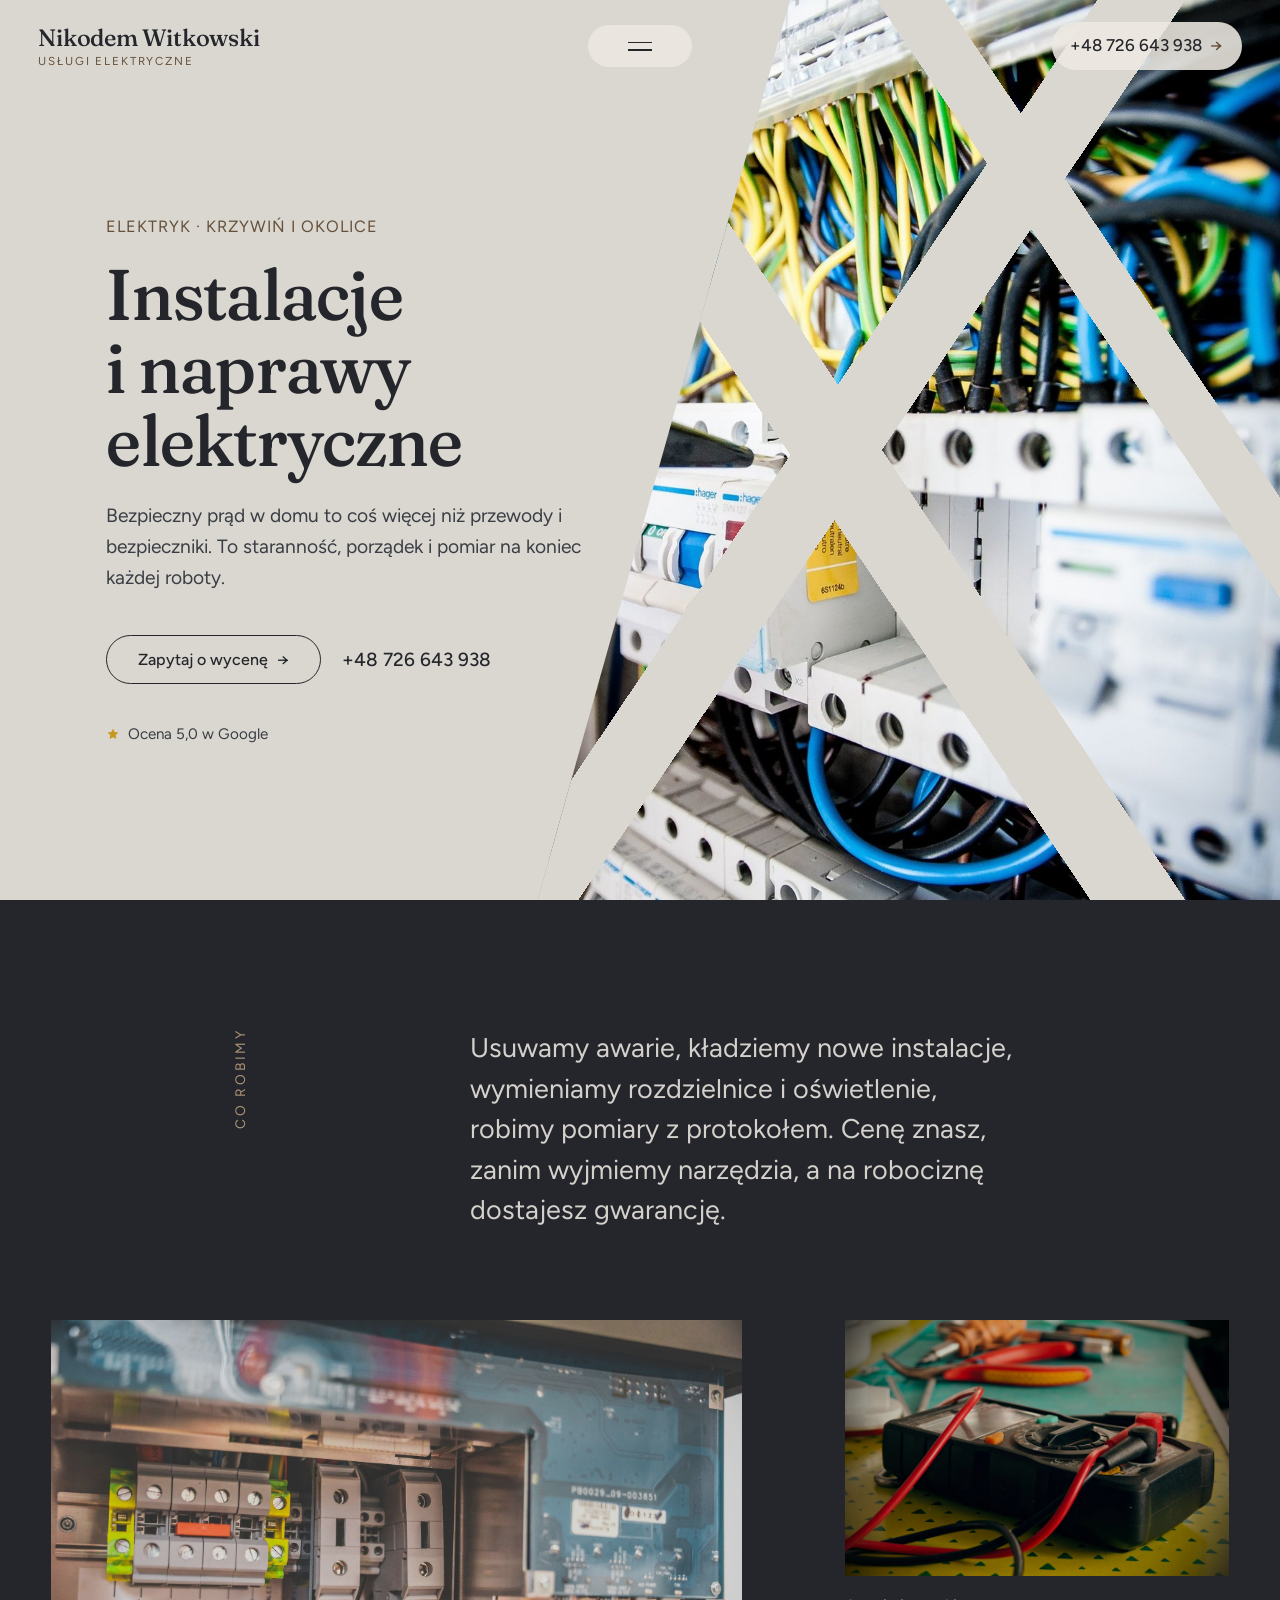
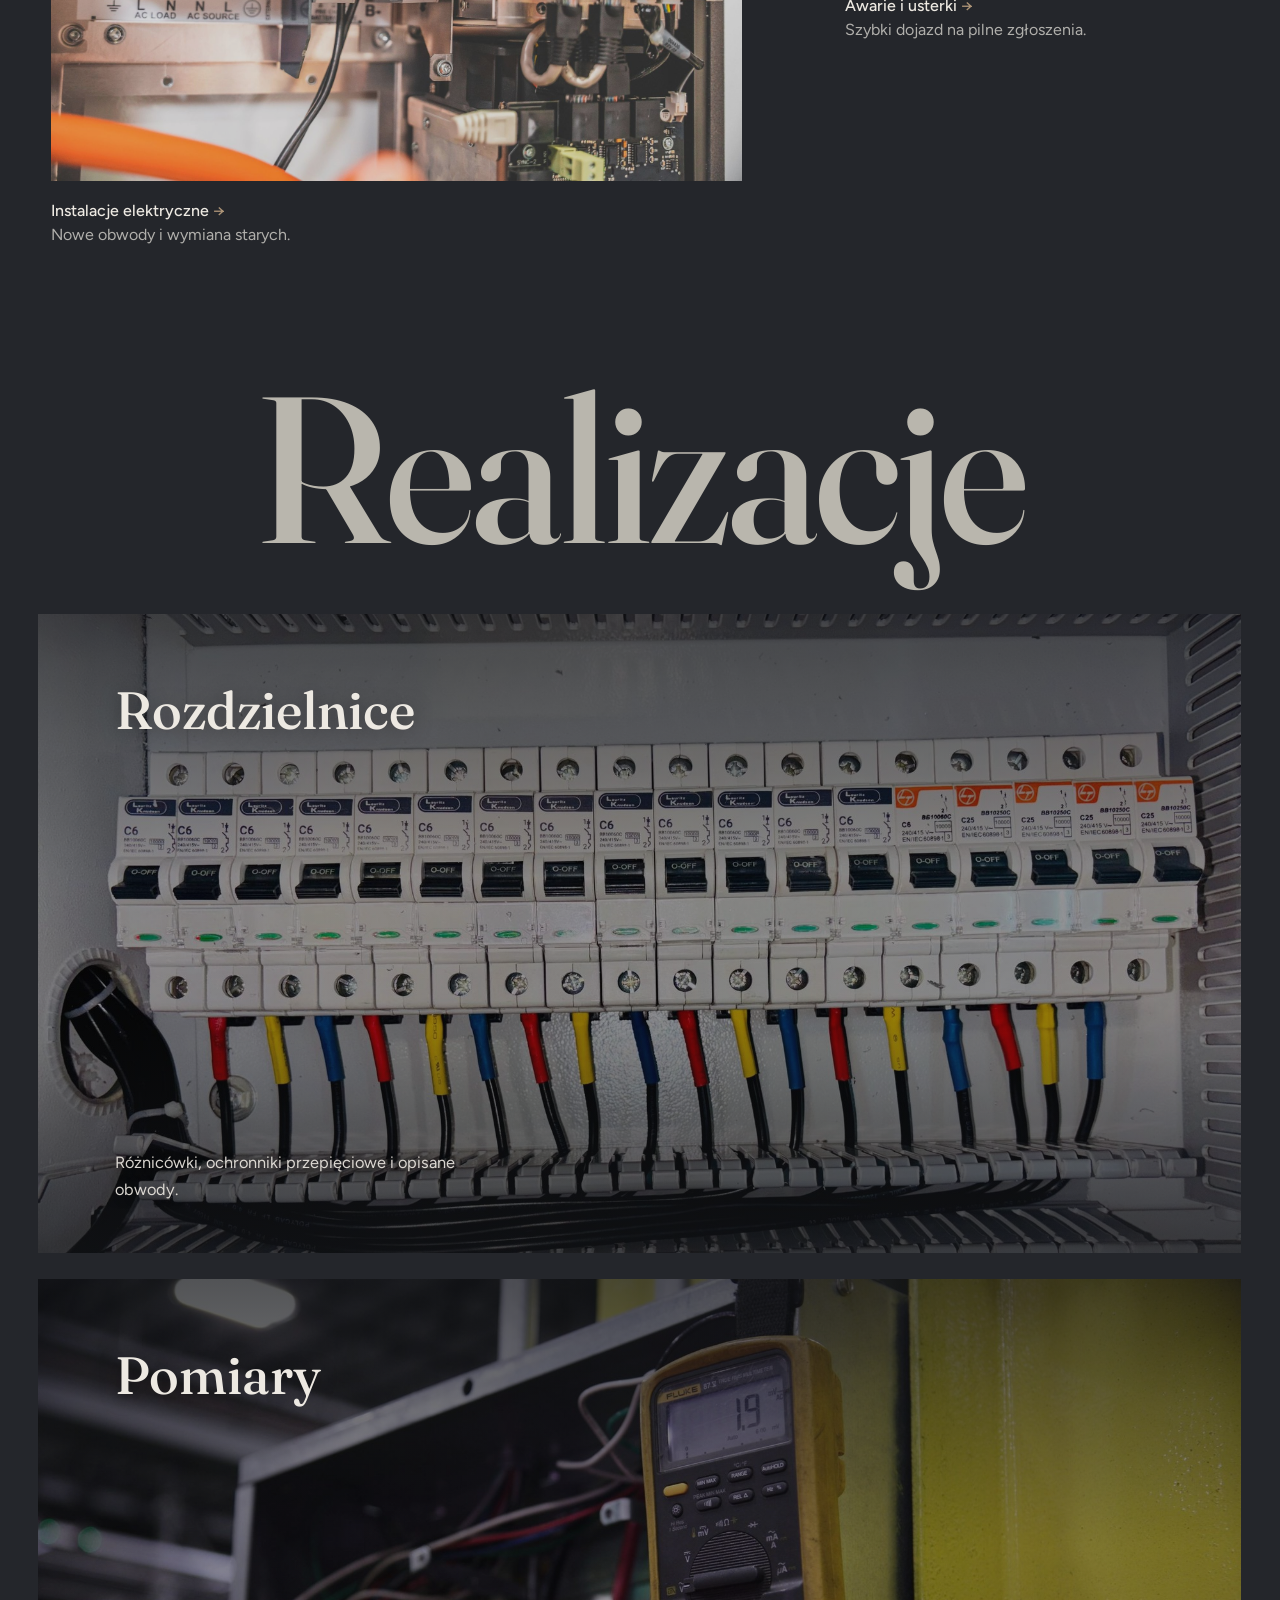
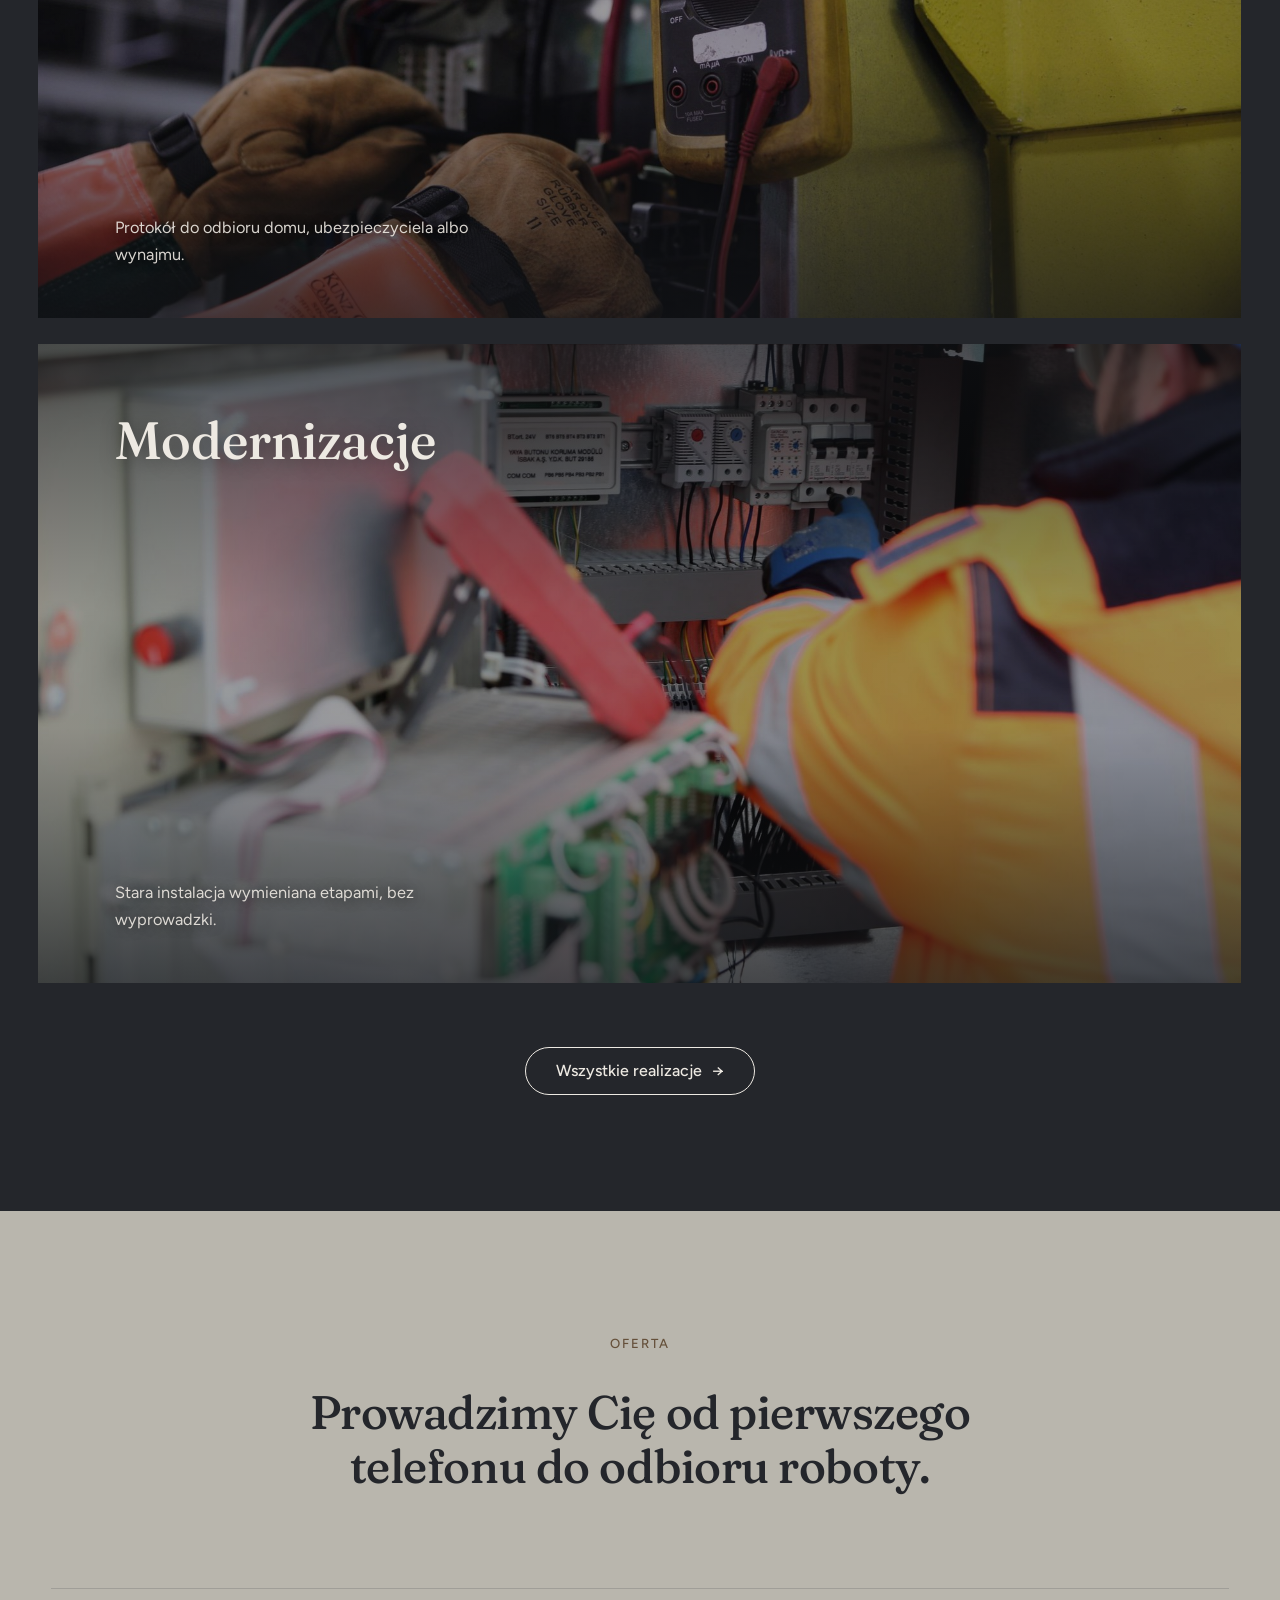
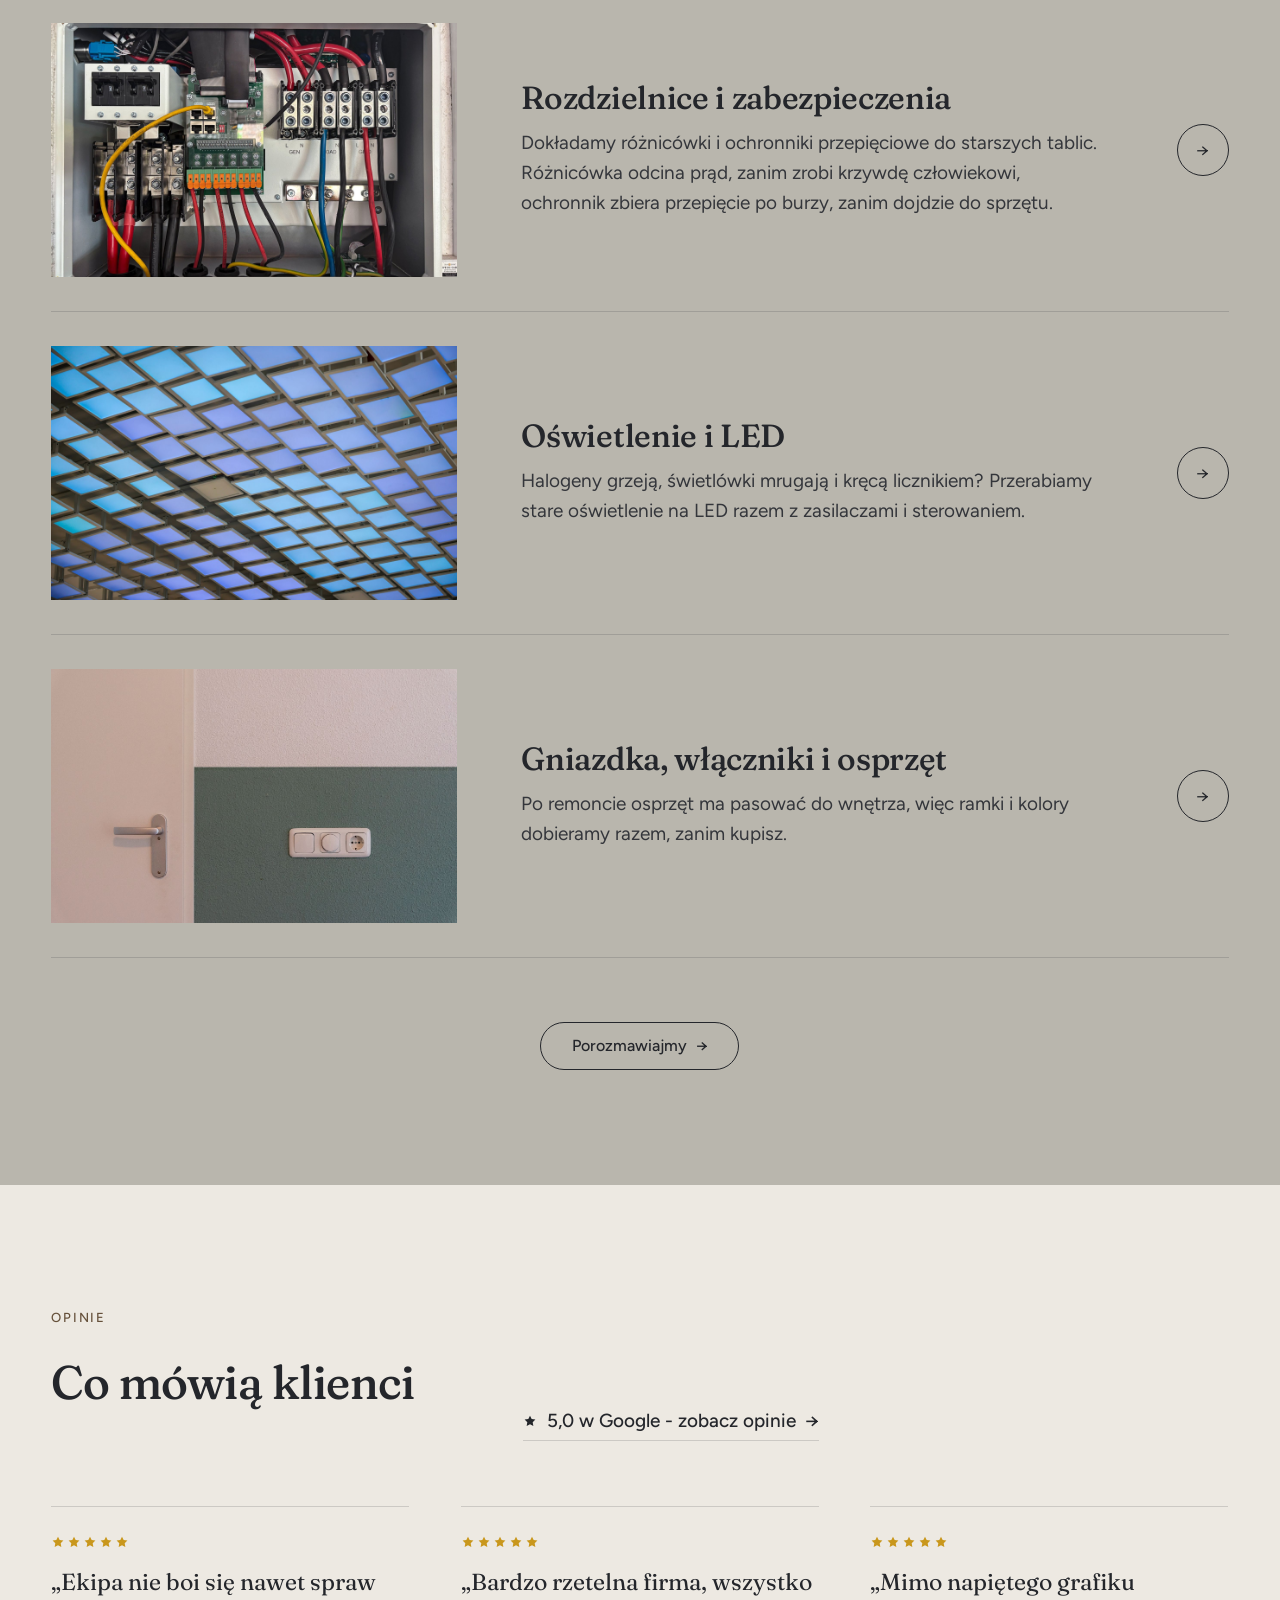
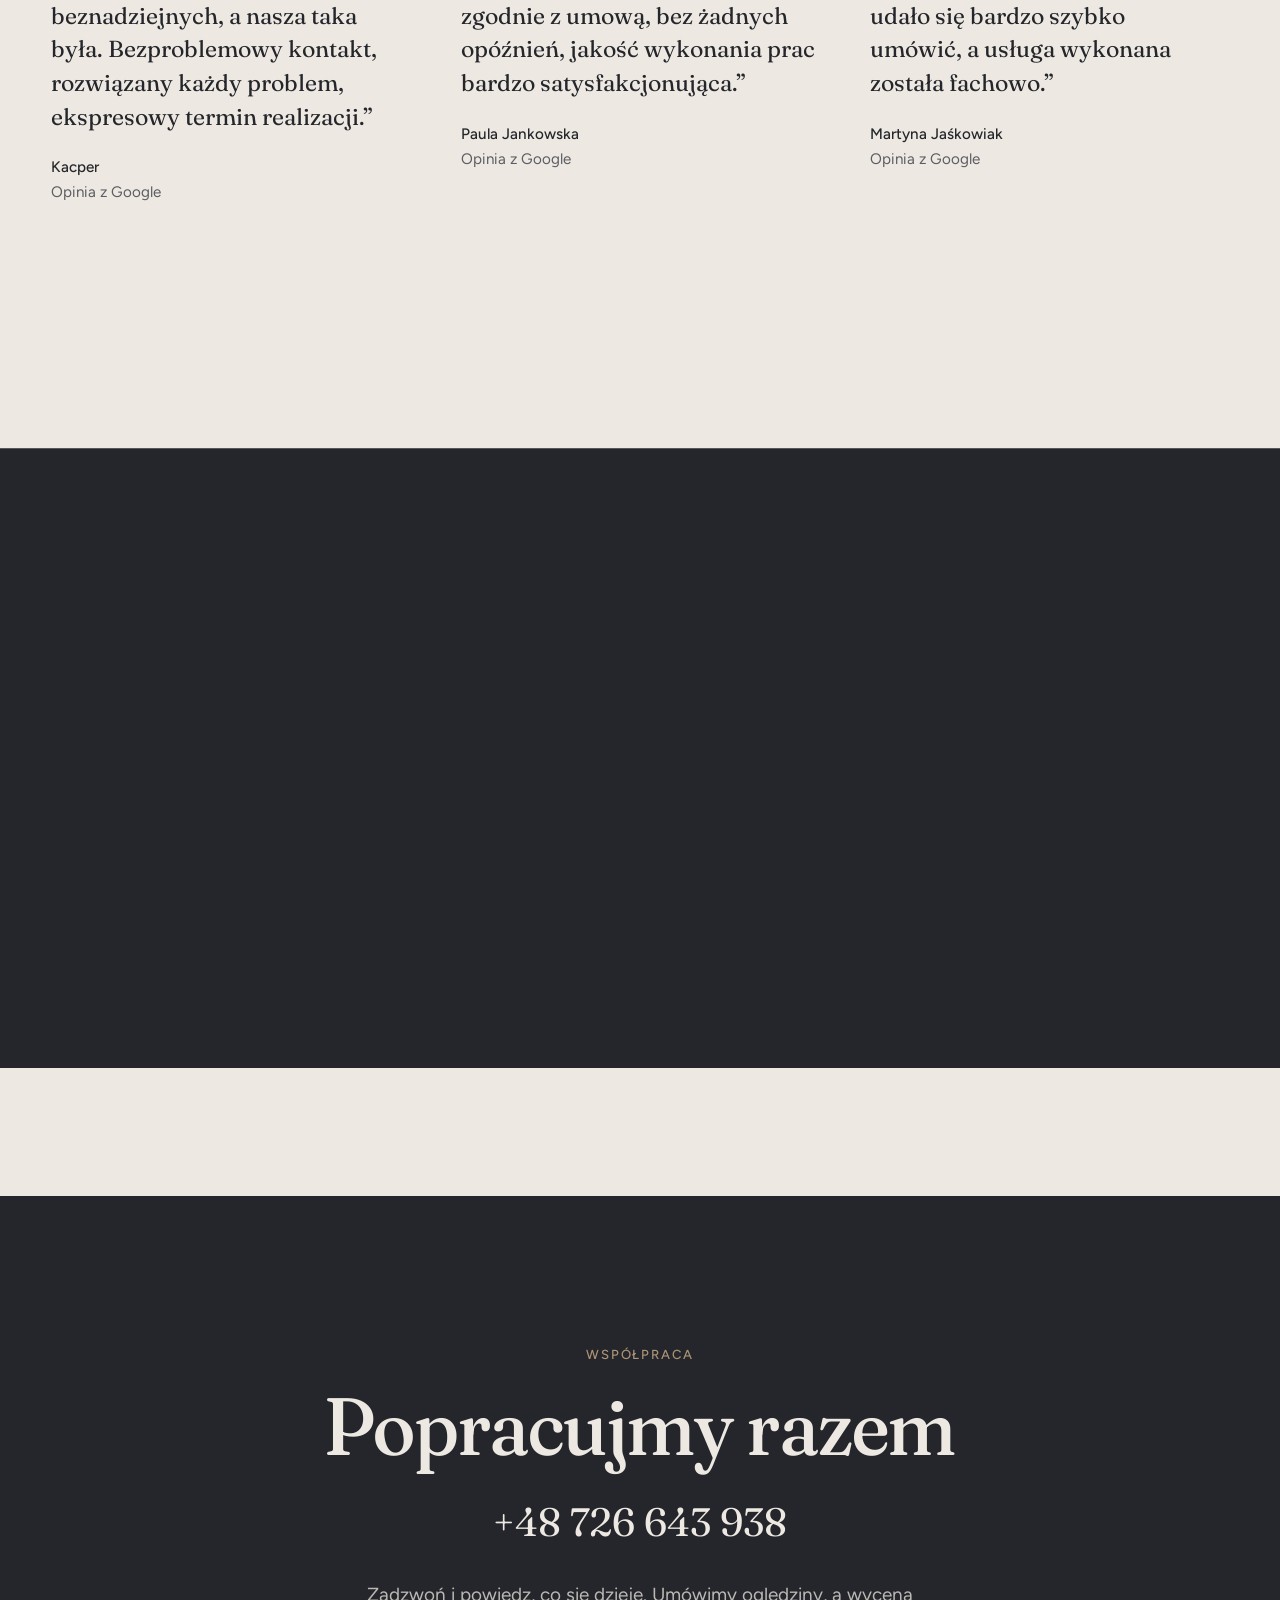
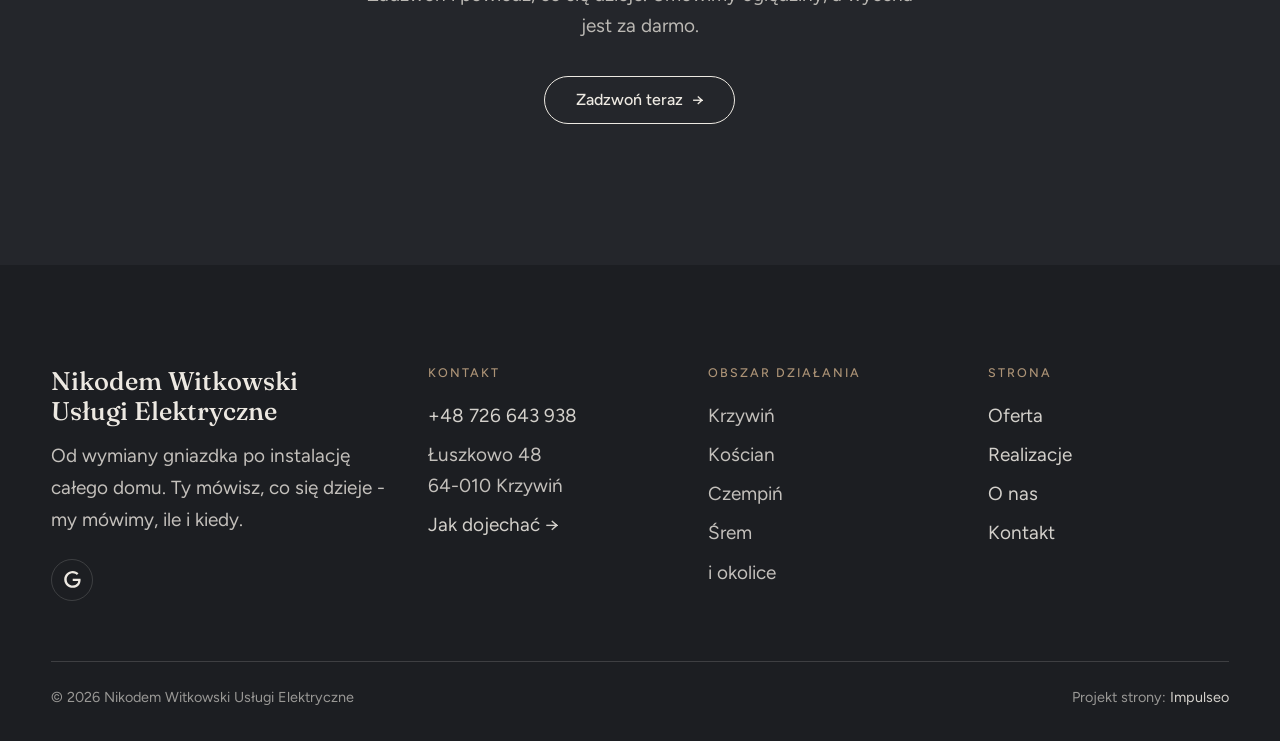
<file: index.html>
<!DOCTYPE html>
<html lang="pl">
<head>
<meta charset="UTF-8">
<meta name="viewport" content="width=device-width, initial-scale=1.0">
<title>Nikodem Witkowski Usługi Elektryczne - elektryk, awarie i instalacje</title>
<meta name="description" content="Elektryk w Krzywiniu z dojazdem. Awarie, instalacje, rozdzielnice, oświetlenie, pomiary z protokołem. Cenę znasz przed robotą. Zadzwoń: +48 726 643 938.">
<link rel="canonical" href="https://kris20032.github.io/nikodem-witkowski-uslugi-elektryczne/">
<meta name="robots" content="noindex, nofollow">
<meta property="og:type" content="website">
<meta property="og:locale" content="pl_PL">
<meta property="og:site_name" content="Nikodem Witkowski Usługi Elektryczne">
<meta property="og:title" content="Nikodem Witkowski Usługi Elektryczne - elektryk, awarie i instalacje">
<meta property="og:description" content="Elektryk w Krzywiniu z dojazdem. Awarie, instalacje, rozdzielnice, oświetlenie, pomiary z protokołem. Cenę znasz przed robotą. Zadzwoń: +48 726 643 938.">
<meta property="og:url" content="https://kris20032.github.io/nikodem-witkowski-uslugi-elektryczne/">
<meta property="og:image" content="https://kris20032.github.io/nikodem-witkowski-uslugi-elektryczne/img/og.jpg">
<meta property="og:image:width" content="1200">
<meta property="og:image:height" content="630">
<meta name="twitter:card" content="summary_large_image">
<script type="application/ld+json">{"@context": "https://schema.org", "@type": "Electrician", "name": "Nikodem Witkowski Usługi Elektryczne", "url": "https://kris20032.github.io/nikodem-witkowski-uslugi-elektryczne/", "telephone": "+48726643938", "image": "https://kris20032.github.io/nikodem-witkowski-uslugi-elektryczne/img/og.jpg", "areaServed": "Krzywiń", "sameAs": ["https://maps.google.com/?cid=7391784618655946044&g_mp=Cidnb29nbGUubWFwcy5wbGFjZXMudjEuUGxhY2VzLlNlYXJjaFRleHQQAhgEIAA"]}</script>
<link rel="preconnect" href="https://fonts.googleapis.com">
<link rel="preconnect" href="https://fonts.gstatic.com" crossorigin>
<link href="https://fonts.googleapis.com/css2?family=Fraunces:opsz,wght@9..144,400;9..144,500&family=Figtree:wght@400;500;600&display=swap" rel="stylesheet">
<link rel="stylesheet" href="assets/styles.css?v=4cf474de">
<link rel="stylesheet" href="assets/kw.css?v=1">
</head>
<body>

<header class="kw-head">
  <a class="kw-brand" href="index.html"><b>Nikodem Witkowski</b><small>Usługi elektryczne</small></a>
  <button class="kw-burger" type="button" aria-label="Otwórz menu" aria-expanded="false" aria-controls="kw-menu"><span></span><span></span></button>
  <a class="kw-phone" href="tel:+48726643938">+48 726 643 938 <span class="arr">→</span></a>
</header>
<nav class="kw-menu" id="kw-menu" aria-label="Menu">
  <div>
    <h4>Strona</h4>
    <a href="index.html">Start</a>
    <a href="oferta.html">Oferta</a>
    <a href="realizacje.html">Realizacje</a>
    <a href="o-nas.html">O nas</a>
    <a href="kontakt.html">Kontakt</a>
  </div>
  <div class="kw-menu-small">
    <h4>Usługi</h4>
    <a href="oferta.html">Awarie i usterki</a>
    <a href="oferta.html">Instalacje elektryczne</a>
    <a href="oferta.html">Rozdzielnice i zabezpieczenia</a>
    <a href="oferta.html">Oświetlenie i LED</a>
    <a href="oferta.html">Gniazdka, włączniki i osprzęt</a>
    <a href="oferta.html">Pomiary i protokoły</a>
  </div>
  <div class="kw-menu-small">
    <h4>Kontakt</h4>
    <a href="tel:+48726643938">+48 726 643 938</a>
    <p>Łuszkowo 48, 64-010 Krzywiń</p>
    <a href="https://maps.google.com/?cid=7391784618655946044&amp;g_mp=Cidnb29nbGUubWFwcy5wbGFjZXMudjEuUGxhY2VzLlNlYXJjaFRleHQQAhgEIAA" target="_blank" rel="noopener">Opinie w Google →</a>
  </div>
</nav>

<main>
<section class="kw-hero">
  <div class="kw-hero-txt">
    <span class="kw-kicker">Elektryk · Krzywiń i okolice</span>
    <h1>Instalacje i naprawy elektryczne</h1>
    <p>Bezpieczny prąd w domu to coś więcej niż przewody i bezpieczniki. To staranność, porządek i pomiar na koniec każdej roboty.</p>
    <div class="kw-hero-cta">
      <a class="kw-btn" href="kontakt.html">Zapytaj o wycenę <span class="arr">→</span></a>
      <a class="kw-tel" href="tel:+48726643938">+48 726 643 938</a>
    </div>
    <div class="kw-hero-trust"><svg class="ico-star" width="14" height="14" viewBox="0 0 24 24" aria-hidden="true"><path d="M12 2.8l2.85 5.8 6.4.93-4.63 4.5 1.1 6.37L12 17.4l-5.72 3 1.1-6.37-4.63-4.5 6.4-.93L12 2.8Z" fill="currentColor"/></svg> Ocena 5,0 w Google</div>
  </div>
  <div class="kw-hero-art kw-stripes">
    <img src="img/hero.jpg" alt="Elektryk sprawdza rozdzielnicę próbnikiem" width="1880" height="1251" fetchpriority="high">
  </div>
</section>

<section class="kw-dark kw-what">
  <div class="wrap">
    <div class="kw-what-top reveal">
      <span class="kw-vlabel">Co robimy</span>
      <p>Usuwamy awarie, kładziemy nowe instalacje, wymieniamy rozdzielnice i oświetlenie, robimy pomiary z protokołem. Cenę znasz, zanim wyjmiemy narzędzia, a na robociznę dostajesz gwarancję.</p>
    </div>
    <div class="kw-duo">
      <a href="oferta.html" class="reveal"><figure><img src="img/g11.jpg" alt="Rozdzielnica z nowymi zabezpieczeniami" width="1880" height="1253" loading="lazy" decoding="async"></figure><span class="cap"><b>Instalacje elektryczne <span class="arr">→</span></b>Nowe obwody i wymiana starych.</span></a>
      <a href="oferta.html" class="kw-duo-small reveal"><figure><img src="img/g6.jpg" alt="Miernik elektryczny przy pracy" width="1731" height="1300" loading="lazy" decoding="async"></figure><span class="cap"><b>Awarie i usterki <span class="arr">→</span></b>Szybki dojazd na pilne zgłoszenia.</span></a>
    </div>
  </div>
</section>

<section class="kw-dark kw-work">
  <h2 class="kw-giant">Realizacje</h2>
  <div class="kw-proj">
    <a href="realizacje.html" class="reveal"><img src="img/g15.jpg" alt="Uporządkowana rozdzielnica z opisanymi obwodami" width="1880" height="1170" loading="lazy" decoding="async"><span class="nm">Rozdzielnice</span><span class="ds">Różnicówki, ochronniki przepięciowe i opisane obwody.</span></a>
    <a href="realizacje.html" class="reveal"><img src="img/g9.jpg" alt="Pomiar instalacji miernikiem" width="1880" height="992" loading="lazy" decoding="async"><span class="nm">Pomiary</span><span class="ds">Protokół do odbioru domu, ubezpieczyciela albo wynajmu.</span></a>
    <a href="realizacje.html" class="reveal"><img src="img/g13.jpg" alt="Elektryk przy szafie sterowniczej" width="1880" height="1253" loading="lazy" decoding="async"><span class="nm">Modernizacje</span><span class="ds">Stara instalacja wymieniana etapami, bez wyprowadzki.</span></a>
  </div>
  <div class="kw-center reveal"><a class="kw-btn" href="realizacje.html">Wszystkie realizacje <span class="arr">→</span></a></div>
</section>

<section class="kw-services">
  <div class="wrap">
    <div class="head reveal">
      <span class="eyebrow">Oferta</span>
      <h2>Prowadzimy Cię od pierwszego telefonu do odbioru roboty.</h2>
    </div>
    <ul class="kw-svc-list">
      <li class="kw-svc-item reveal"><figure><img src="img/g8.jpg" alt="Skrzynka z zabezpieczeniami i listwami zaciskowymi" width="1880" height="1357" loading="lazy" decoding="async"></figure><div><h3>Rozdzielnice i zabezpieczenia</h3><p>Dokładamy różnicówki i ochronniki przepięciowe do starszych tablic. Różnicówka odcina prąd, zanim zrobi krzywdę człowiekowi, ochronnik zbiera przepięcie po burzy, zanim dojdzie do sprzętu.</p></div><a class="kw-round" href="oferta.html" aria-label="Rozdzielnice i zabezpieczenia - szczegóły">→</a></li>
      <li class="kw-svc-item reveal"><figure><img src="img/g12.jpg" alt="Sufit z panelami oświetleniowymi LED" width="1880" height="1254" loading="lazy" decoding="async"></figure><div><h3>Oświetlenie i LED</h3><p>Halogeny grzeją, świetlówki mrugają i kręcą licznikiem? Przerabiamy stare oświetlenie na LED razem z zasilaczami i sterowaniem.</p></div><a class="kw-round" href="oferta.html" aria-label="Oświetlenie i LED - szczegóły">→</a></li>
      <li class="kw-svc-item reveal"><figure><img src="img/g4.jpg" alt="Gniazdko i włącznik na ścianie po remoncie" width="1880" height="1255" loading="lazy" decoding="async"></figure><div><h3>Gniazdka, włączniki i osprzęt</h3><p>Po remoncie osprzęt ma pasować do wnętrza, więc ramki i kolory dobieramy razem, zanim kupisz.</p></div><a class="kw-round" href="oferta.html" aria-label="Gniazdka, włączniki i osprzęt - szczegóły">→</a></li>
    </ul>
    <div class="kw-center reveal"><a class="kw-btn" href="kontakt.html">Porozmawiajmy <span class="arr">→</span></a></div>
  </div>
</section>

<section class="kw-quotes">
  <div class="wrap">
    <div class="head reveal">
      <div><span class="eyebrow">Opinie</span><h2>Co mówią klienci</h2></div>
      <a class="gl" href="https://maps.google.com/?cid=7391784618655946044&amp;g_mp=Cidnb29nbGUubWFwcy5wbGFjZXMudjEuUGxhY2VzLlNlYXJjaFRleHQQAhgEIAA" target="_blank" rel="noopener"><svg class="ico-star" width="14" height="14" viewBox="0 0 24 24" aria-hidden="true"><path d="M12 2.8l2.85 5.8 6.4.93-4.63 4.5 1.1 6.37L12 17.4l-5.72 3 1.1-6.37-4.63-4.5 6.4-.93L12 2.8Z" fill="currentColor"/></svg> 5,0 w Google - zobacz opinie <span class="arr">→</span></a>
    </div>
    <div class="kw-q-grid">
      <figure class="kw-q reveal"><div class="kw-stars"><svg class="ico-star" width="14" height="14" viewBox="0 0 24 24" aria-hidden="true"><path d="M12 2.8l2.85 5.8 6.4.93-4.63 4.5 1.1 6.37L12 17.4l-5.72 3 1.1-6.37-4.63-4.5 6.4-.93L12 2.8Z" fill="currentColor"/></svg><svg class="ico-star" width="14" height="14" viewBox="0 0 24 24" aria-hidden="true"><path d="M12 2.8l2.85 5.8 6.4.93-4.63 4.5 1.1 6.37L12 17.4l-5.72 3 1.1-6.37-4.63-4.5 6.4-.93L12 2.8Z" fill="currentColor"/></svg><svg class="ico-star" width="14" height="14" viewBox="0 0 24 24" aria-hidden="true"><path d="M12 2.8l2.85 5.8 6.4.93-4.63 4.5 1.1 6.37L12 17.4l-5.72 3 1.1-6.37-4.63-4.5 6.4-.93L12 2.8Z" fill="currentColor"/></svg><svg class="ico-star" width="14" height="14" viewBox="0 0 24 24" aria-hidden="true"><path d="M12 2.8l2.85 5.8 6.4.93-4.63 4.5 1.1 6.37L12 17.4l-5.72 3 1.1-6.37-4.63-4.5 6.4-.93L12 2.8Z" fill="currentColor"/></svg><svg class="ico-star" width="14" height="14" viewBox="0 0 24 24" aria-hidden="true"><path d="M12 2.8l2.85 5.8 6.4.93-4.63 4.5 1.1 6.37L12 17.4l-5.72 3 1.1-6.37-4.63-4.5 6.4-.93L12 2.8Z" fill="currentColor"/></svg></div><blockquote>„Ekipa nie boi się nawet spraw beznadziejnych, a nasza taka była. Bezproblemowy kontakt, rozwiązany każdy problem, ekspresowy termin realizacji.”</blockquote><figcaption><b>Kacper</b>Opinia z Google</figcaption></figure>
      <figure class="kw-q reveal"><div class="kw-stars"><svg class="ico-star" width="14" height="14" viewBox="0 0 24 24" aria-hidden="true"><path d="M12 2.8l2.85 5.8 6.4.93-4.63 4.5 1.1 6.37L12 17.4l-5.72 3 1.1-6.37-4.63-4.5 6.4-.93L12 2.8Z" fill="currentColor"/></svg><svg class="ico-star" width="14" height="14" viewBox="0 0 24 24" aria-hidden="true"><path d="M12 2.8l2.85 5.8 6.4.93-4.63 4.5 1.1 6.37L12 17.4l-5.72 3 1.1-6.37-4.63-4.5 6.4-.93L12 2.8Z" fill="currentColor"/></svg><svg class="ico-star" width="14" height="14" viewBox="0 0 24 24" aria-hidden="true"><path d="M12 2.8l2.85 5.8 6.4.93-4.63 4.5 1.1 6.37L12 17.4l-5.72 3 1.1-6.37-4.63-4.5 6.4-.93L12 2.8Z" fill="currentColor"/></svg><svg class="ico-star" width="14" height="14" viewBox="0 0 24 24" aria-hidden="true"><path d="M12 2.8l2.85 5.8 6.4.93-4.63 4.5 1.1 6.37L12 17.4l-5.72 3 1.1-6.37-4.63-4.5 6.4-.93L12 2.8Z" fill="currentColor"/></svg><svg class="ico-star" width="14" height="14" viewBox="0 0 24 24" aria-hidden="true"><path d="M12 2.8l2.85 5.8 6.4.93-4.63 4.5 1.1 6.37L12 17.4l-5.72 3 1.1-6.37-4.63-4.5 6.4-.93L12 2.8Z" fill="currentColor"/></svg></div><blockquote>„Bardzo rzetelna firma, wszystko zgodnie z umową, bez żadnych opóźnień, jakość wykonania prac bardzo satysfakcjonująca.”</blockquote><figcaption><b>Paula Jankowska</b>Opinia z Google</figcaption></figure>
      <figure class="kw-q reveal"><div class="kw-stars"><svg class="ico-star" width="14" height="14" viewBox="0 0 24 24" aria-hidden="true"><path d="M12 2.8l2.85 5.8 6.4.93-4.63 4.5 1.1 6.37L12 17.4l-5.72 3 1.1-6.37-4.63-4.5 6.4-.93L12 2.8Z" fill="currentColor"/></svg><svg class="ico-star" width="14" height="14" viewBox="0 0 24 24" aria-hidden="true"><path d="M12 2.8l2.85 5.8 6.4.93-4.63 4.5 1.1 6.37L12 17.4l-5.72 3 1.1-6.37-4.63-4.5 6.4-.93L12 2.8Z" fill="currentColor"/></svg><svg class="ico-star" width="14" height="14" viewBox="0 0 24 24" aria-hidden="true"><path d="M12 2.8l2.85 5.8 6.4.93-4.63 4.5 1.1 6.37L12 17.4l-5.72 3 1.1-6.37-4.63-4.5 6.4-.93L12 2.8Z" fill="currentColor"/></svg><svg class="ico-star" width="14" height="14" viewBox="0 0 24 24" aria-hidden="true"><path d="M12 2.8l2.85 5.8 6.4.93-4.63 4.5 1.1 6.37L12 17.4l-5.72 3 1.1-6.37-4.63-4.5 6.4-.93L12 2.8Z" fill="currentColor"/></svg><svg class="ico-star" width="14" height="14" viewBox="0 0 24 24" aria-hidden="true"><path d="M12 2.8l2.85 5.8 6.4.93-4.63 4.5 1.1 6.37L12 17.4l-5.72 3 1.1-6.37-4.63-4.5 6.4-.93L12 2.8Z" fill="currentColor"/></svg></div><blockquote>„Mimo napiętego grafiku udało się bardzo szybko umówić, a usługa wykonana została fachowo.”</blockquote><figcaption><b>Martyna Jaśkowiak</b>Opinia z Google</figcaption></figure>
    </div>
  </div>
</section>

<section class="stopklatka" aria-hidden="true">
  <div class="stk-bg" style="background-image:url(img/g14.jpg)"></div>
</section>

<section class="kw-dark kw-together">
  <div class="wrap reveal">
    <span class="eyebrow">Współpraca</span>
    <h2>Popracujmy razem</h2>
    <a class="big-tel" href="tel:+48726643938">+48 726 643 938</a>
    <p>Zadzwoń i powiedz, co się dzieje. Umówimy oględziny, a wycena jest za darmo.</p>
    <a class="kw-btn" href="tel:+48726643938">Zadzwoń teraz <span class="arr">→</span></a>
  </div>
</section>
</main>

<footer class="kw-foot">
  <div class="wrap">
    <div class="kw-foot-grid">
      <div>
        <div class="nm">Nikodem Witkowski<br>Usługi Elektryczne</div>
        <p>Od wymiany gniazdka po instalację całego domu. Ty mówisz, co się dzieje - my mówimy, ile i kiedy.</p>
        <div class="foot-soc kw-soc"><a class="soc" href="https://maps.google.com/?cid=7391784618655946044&amp;g_mp=Cidnb29nbGUubWFwcy5wbGFjZXMudjEuUGxhY2VzLlNlYXJjaFRleHQQAhgEIAA" target="_blank" rel="noopener" aria-label="Google - Nikodem Witkowski Usługi Elektryczne"><svg viewBox="0 0 24 24" width="20" height="20" aria-hidden="true" focusable="false"><path d="M12.48 10.92v3.28h7.84c-.24 1.84-.853 3.187-1.787 4.133-1.147 1.147-2.933 2.4-6.053 2.4-4.827 0-8.6-3.893-8.6-8.72s3.773-8.72 8.6-8.72c2.6 0 4.507 1.027 5.907 2.347l2.307-2.307C18.747 1.44 16.133 0 12.48 0 5.867 0 .307 5.387.307 12s5.56 12 12.173 12c3.573 0 6.267-1.173 8.373-3.36 2.16-2.16 2.84-5.213 2.84-7.667 0-.76-.053-1.467-.173-2.053H12.48z" fill="currentColor"/></svg></a></div>
      </div>
      <div>
        <h4>Kontakt</h4>
        <ul>
          <li><a href="tel:+48726643938">+48 726 643 938</a></li>
          <li>Łuszkowo 48<br>64-010 Krzywiń</li>
          <li><a href="https://maps.google.com/?cid=7391784618655946044&amp;g_mp=Cidnb29nbGUubWFwcy5wbGFjZXMudjEuUGxhY2VzLlNlYXJjaFRleHQQAhgEIAA" target="_blank" rel="noopener">Jak dojechać →</a></li>
        </ul>
      </div>
      <div>
        <h4>Obszar działania</h4>
        <ul><li>Krzywiń</li><li>Kościan</li><li>Czempiń</li><li>Śrem</li><li>i okolice</li></ul>
      </div>
      <div>
        <h4>Strona</h4>
        <ul><li><a href="oferta.html">Oferta</a></li><li><a href="realizacje.html">Realizacje</a></li><li><a href="o-nas.html">O nas</a></li><li><a href="kontakt.html">Kontakt</a></li></ul>
      </div>
    </div>
    <div class="kw-foot-bot">
      <span>© 2026 Nikodem Witkowski Usługi Elektryczne</span>
      <span>Projekt strony: <a class="foot-credit" href="https://impulseo.pl" target="_blank" rel="noopener">Impulseo</a></span>
    </div>
  </div>
</footer>
<div class="sticky-call"><a class="sc-call" href="tel:+48726643938"><svg class="ico-tel" width="16" height="16" viewBox="0 0 24 24" fill="none" aria-hidden="true"><path d="M6.6 10.8a15.5 15.5 0 0 0 6.6 6.6l2.2-2.2a1 1 0 0 1 1-.24 11.4 11.4 0 0 0 3.6.58 1 1 0 0 1 1 1V20a1 1 0 0 1-1 1A17 17 0 0 1 3 4a1 1 0 0 1 1-1h3.5a1 1 0 0 1 1 1c0 1.25.2 2.46.58 3.6a1 1 0 0 1-.25 1l-2.23 2.2Z" fill="currentColor"/></svg> Zadzwoń</a><a class="sc-quote" href="kontakt.html">Zadzwoń po wycenę</a></div>
<div class="demo-wazne" data-do="2026-11-03" data-cykl="3" hidden><svg class="dw-ico" width="13" height="13" viewBox="0 0 24 24" fill="none" aria-hidden="true"><circle cx="12" cy="12" r="8.6" stroke="currentColor" stroke-width="1.8"/><path d="M12 7.2V12l3.3 2" stroke="currentColor" stroke-width="1.8" stroke-linecap="round"/></svg><span class="dw-txt"></span></div>

<script src="assets/main.js"></script>
<script src="assets/kw.js"></script>
</body>
</html>
</file>
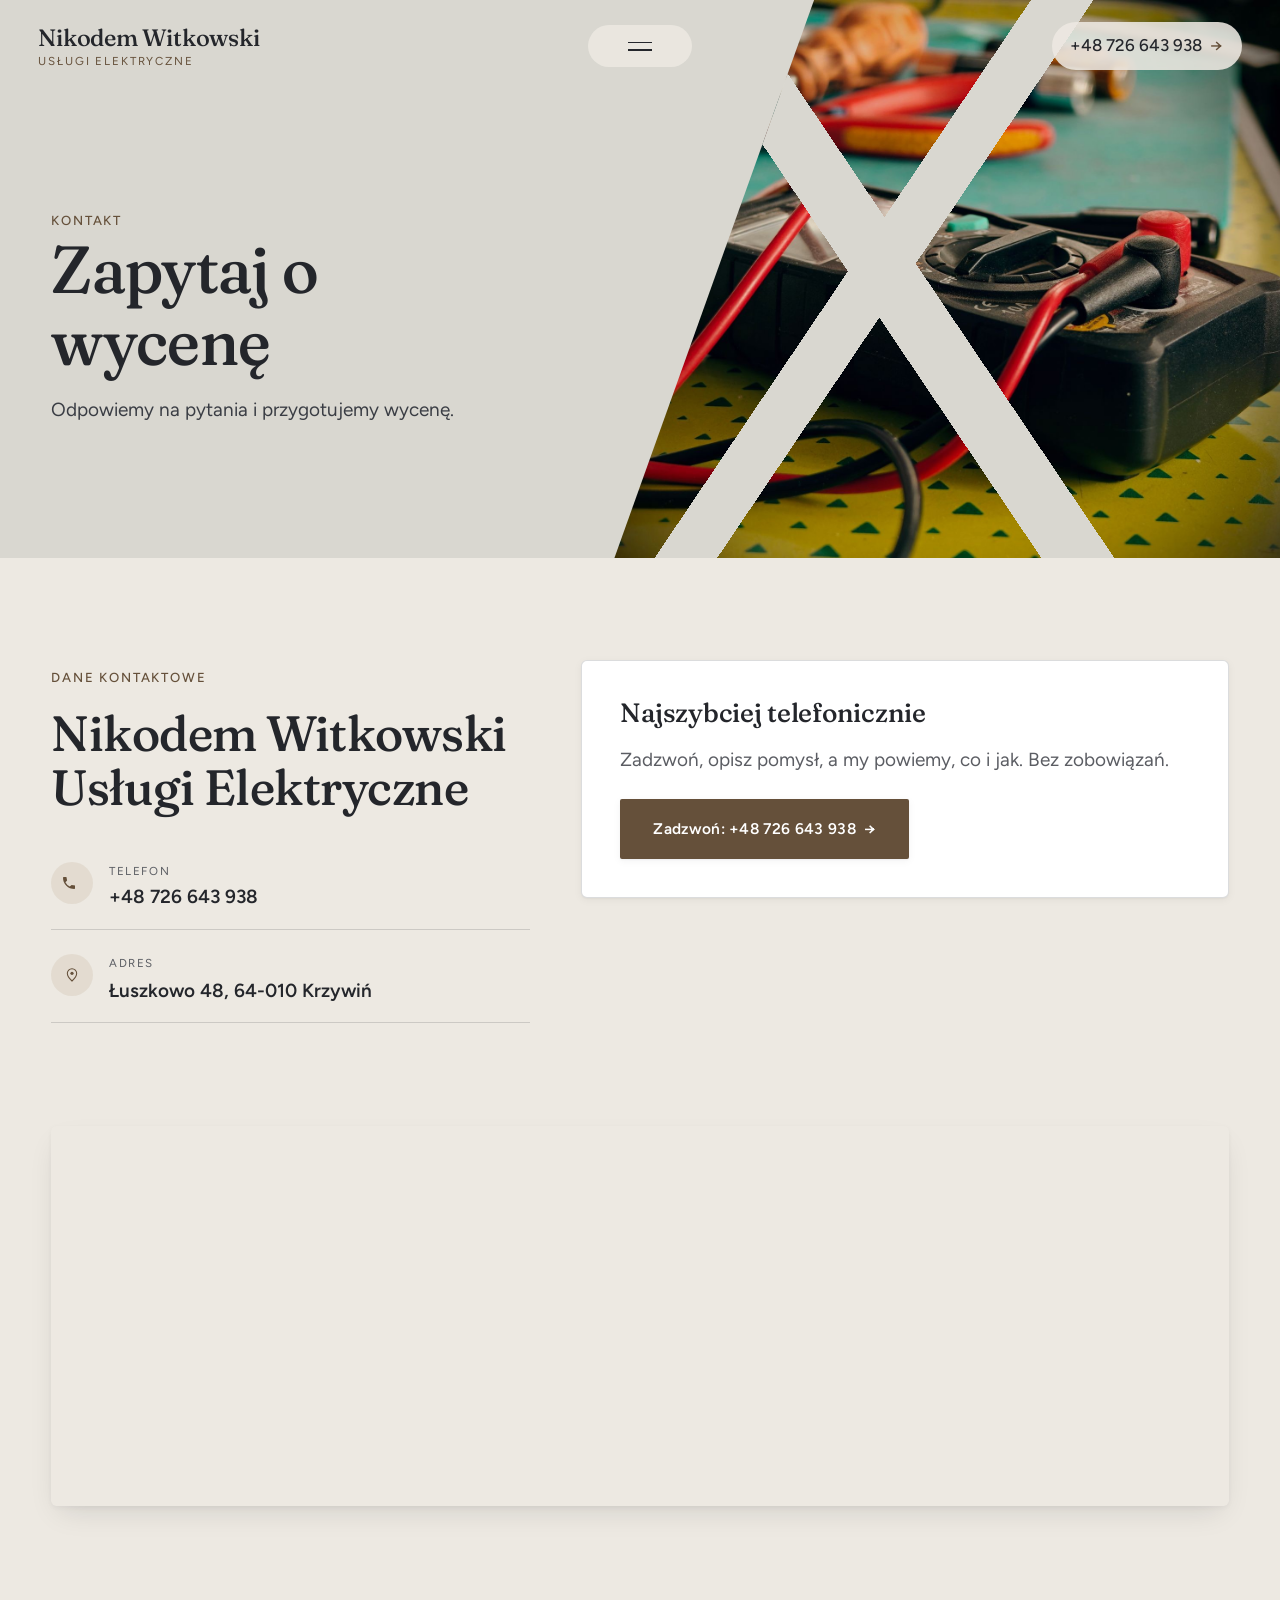
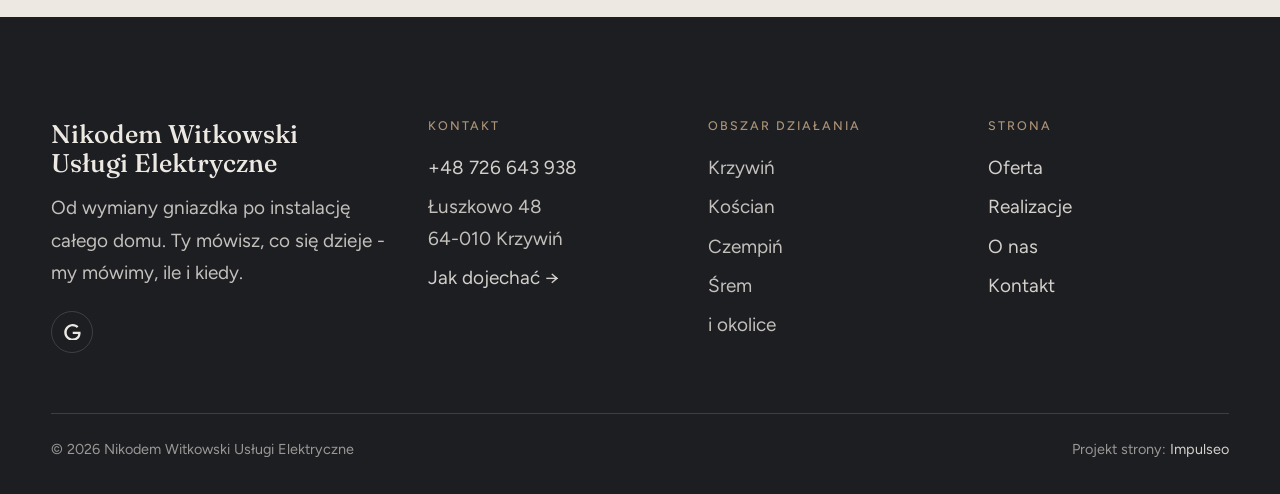
<file: kontakt.html>
<!DOCTYPE html>
<html lang="pl">
<head>
<meta charset="UTF-8">
<meta name="viewport" content="width=device-width, initial-scale=1.0">
<title>Kontakt - Nikodem Witkowski Usługi Elektryczne</title>
<meta name="description" content="Kontakt Nikodem Witkowski Usługi Elektryczne - Łuszkowo 48, 64-010 Krzywiń">
<link rel="canonical" href="https://kris20032.github.io/nikodem-witkowski-uslugi-elektryczne/kontakt.html">
<meta name="robots" content="noindex, nofollow">
<meta property="og:type" content="website">
<meta property="og:locale" content="pl_PL">
<meta property="og:site_name" content="Nikodem Witkowski Usługi Elektryczne">
<meta property="og:title" content="Kontakt - Nikodem Witkowski Usługi Elektryczne">
<meta property="og:description" content="Kontakt Nikodem Witkowski Usługi Elektryczne - Łuszkowo 48, 64-010 Krzywiń">
<meta property="og:url" content="https://kris20032.github.io/nikodem-witkowski-uslugi-elektryczne/kontakt.html">
<meta property="og:image" content="https://kris20032.github.io/nikodem-witkowski-uslugi-elektryczne/img/og.jpg">
<meta property="og:image:width" content="1200">
<meta property="og:image:height" content="630">
<meta name="twitter:card" content="summary_large_image">
<link rel="preconnect" href="https://fonts.googleapis.com">
<link rel="preconnect" href="https://fonts.gstatic.com" crossorigin>
<link href="https://fonts.googleapis.com/css2?family=Fraunces:opsz,wght@9..144,400;9..144,500&family=Figtree:wght@400;500;600&display=swap" rel="stylesheet">
<link rel="stylesheet" href="assets/styles.css?v=4cf474de">
<link rel="stylesheet" href="assets/kw.css?v=1">
</head>
<body>

<header class="kw-head">
  <a class="kw-brand" href="index.html"><b>Nikodem Witkowski</b><small>Usługi elektryczne</small></a>
  <button class="kw-burger" type="button" aria-label="Otwórz menu" aria-expanded="false" aria-controls="kw-menu"><span></span><span></span></button>
  <a class="kw-phone" href="tel:+48726643938">+48 726 643 938 <span class="arr">→</span></a>
</header>
<nav class="kw-menu" id="kw-menu" aria-label="Menu">
  <div>
    <h4>Strona</h4>
    <a href="index.html">Start</a>
    <a href="oferta.html">Oferta</a>
    <a href="realizacje.html">Realizacje</a>
    <a href="o-nas.html">O nas</a>
    <a href="kontakt.html">Kontakt</a>
  </div>
  <div class="kw-menu-small">
    <h4>Usługi</h4>
    <a href="oferta.html">Awarie i usterki</a>
    <a href="oferta.html">Instalacje elektryczne</a>
    <a href="oferta.html">Rozdzielnice i zabezpieczenia</a>
    <a href="oferta.html">Oświetlenie i LED</a>
    <a href="oferta.html">Gniazdka, włączniki i osprzęt</a>
    <a href="oferta.html">Pomiary i protokoły</a>
  </div>
  <div class="kw-menu-small">
    <h4>Kontakt</h4>
    <a href="tel:+48726643938">+48 726 643 938</a>
    <p>Łuszkowo 48, 64-010 Krzywiń</p>
    <a href="https://maps.google.com/?cid=7391784618655946044&amp;g_mp=Cidnb29nbGUubWFwcy5wbGFjZXMudjEuUGxhY2VzLlNlYXJjaFRleHQQAhgEIAA" target="_blank" rel="noopener">Opinie w Google →</a>
  </div>
</nav>

<main>
<section class="pagehead">
  <img src="img/g6.jpg" alt="Nikodem Witkowski Usługi Elektryczne - Zapytaj o wycenę" width="1731" height="1300" decoding="async">
  <div class="wrap">
    <span class="eyebrow">Kontakt</span>
    <h1>Zapytaj o wycenę</h1>
    <p>Odpowiemy na pytania i przygotujemy wycenę.</p>
  </div>
  <span class="kw-ph-stripes" aria-hidden="true"></span>
</section>
<section>
  <div class="wrap contact-grid">
    <div class="reveal">
      <span class="eyebrow">Dane kontaktowe</span>
      <h2 style="margin:var(--space-4) 0 var(--space-6)">Nikodem Witkowski Usługi Elektryczne</h2>
      <div class="info-list">
        <div class="info-row"><div class="ic"><svg class="ico-tel" width="16" height="16" viewBox="0 0 24 24" fill="none" aria-hidden="true"><path d="M6.6 10.8a15.5 15.5 0 0 0 6.6 6.6l2.2-2.2a1 1 0 0 1 1-.24 11.4 11.4 0 0 0 3.6.58 1 1 0 0 1 1 1V20a1 1 0 0 1-1 1A17 17 0 0 1 3 4a1 1 0 0 1 1-1h3.5a1 1 0 0 1 1 1c0 1.25.2 2.46.58 3.6a1 1 0 0 1-.25 1l-2.23 2.2Z" fill="currentColor"/></svg></div><div><div class="lbl">Telefon</div><a class="val" href="tel:+48726643938">+48 726 643 938</a></div></div>
        <div class="info-row"><div class="ic"><svg class="ico-pin" width="16" height="16" viewBox="0 0 24 24" fill="none" aria-hidden="true"><path d="M12 21s7-6.1 7-11.5A7 7 0 0 0 5 9.5C5 14.9 12 21 12 21Z" stroke="currentColor" stroke-width="1.6" fill="none"/><circle cx="12" cy="9.5" r="2.4" fill="currentColor"/></svg></div><div><div class="lbl">Adres</div><div class="val">Łuszkowo 48, 64-010 Krzywiń</div></div></div>
      </div>
    </div>
    <div class="reveal">
      <div class="form">
        <h3 style="margin-bottom:var(--space-4)">Najszybciej telefonicznie</h3>
        <p class="muted" style="margin-bottom:var(--space-5)">Zadzwoń, opisz pomysł, a my powiemy, co i jak. Bez zobowiązań.</p>
        <a href="tel:+48726643938" class="btn btn-accent" style="justify-content:center">Zadzwoń: +48 726 643 938 <span class="arr">→</span></a>
      </div>
    </div>
  </div>
</section>
<section style="padding-top:0">
  <div class="wrap reveal">
    <iframe class="map" title="Nikodem Witkowski Usługi Elektryczne - Krzywiń" src="https://maps.google.com/maps?q=52.0218185%2C16.8650344&z=15&output=embed" loading="lazy" referrerpolicy="no-referrer-when-downgrade"></iframe>
  </div>
</section>
</main>

<footer class="kw-foot">
  <div class="wrap">
    <div class="kw-foot-grid">
      <div>
        <div class="nm">Nikodem Witkowski<br>Usługi Elektryczne</div>
        <p>Od wymiany gniazdka po instalację całego domu. Ty mówisz, co się dzieje - my mówimy, ile i kiedy.</p>
        <div class="foot-soc kw-soc"><a class="soc" href="https://maps.google.com/?cid=7391784618655946044&amp;g_mp=Cidnb29nbGUubWFwcy5wbGFjZXMudjEuUGxhY2VzLlNlYXJjaFRleHQQAhgEIAA" target="_blank" rel="noopener" aria-label="Google - Nikodem Witkowski Usługi Elektryczne"><svg viewBox="0 0 24 24" width="20" height="20" aria-hidden="true" focusable="false"><path d="M12.48 10.92v3.28h7.84c-.24 1.84-.853 3.187-1.787 4.133-1.147 1.147-2.933 2.4-6.053 2.4-4.827 0-8.6-3.893-8.6-8.72s3.773-8.72 8.6-8.72c2.6 0 4.507 1.027 5.907 2.347l2.307-2.307C18.747 1.44 16.133 0 12.48 0 5.867 0 .307 5.387.307 12s5.56 12 12.173 12c3.573 0 6.267-1.173 8.373-3.36 2.16-2.16 2.84-5.213 2.84-7.667 0-.76-.053-1.467-.173-2.053H12.48z" fill="currentColor"/></svg></a></div>
      </div>
      <div>
        <h4>Kontakt</h4>
        <ul>
          <li><a href="tel:+48726643938">+48 726 643 938</a></li>
          <li>Łuszkowo 48<br>64-010 Krzywiń</li>
          <li><a href="https://maps.google.com/?cid=7391784618655946044&amp;g_mp=Cidnb29nbGUubWFwcy5wbGFjZXMudjEuUGxhY2VzLlNlYXJjaFRleHQQAhgEIAA" target="_blank" rel="noopener">Jak dojechać →</a></li>
        </ul>
      </div>
      <div>
        <h4>Obszar działania</h4>
        <ul><li>Krzywiń</li><li>Kościan</li><li>Czempiń</li><li>Śrem</li><li>i okolice</li></ul>
      </div>
      <div>
        <h4>Strona</h4>
        <ul><li><a href="oferta.html">Oferta</a></li><li><a href="realizacje.html">Realizacje</a></li><li><a href="o-nas.html">O nas</a></li><li><a href="kontakt.html">Kontakt</a></li></ul>
      </div>
    </div>
    <div class="kw-foot-bot">
      <span>© 2026 Nikodem Witkowski Usługi Elektryczne</span>
      <span>Projekt strony: <a class="foot-credit" href="https://impulseo.pl" target="_blank" rel="noopener">Impulseo</a></span>
    </div>
  </div>
</footer>
<div class="sticky-call"><a class="sc-call" href="tel:+48726643938"><svg class="ico-tel" width="16" height="16" viewBox="0 0 24 24" fill="none" aria-hidden="true"><path d="M6.6 10.8a15.5 15.5 0 0 0 6.6 6.6l2.2-2.2a1 1 0 0 1 1-.24 11.4 11.4 0 0 0 3.6.58 1 1 0 0 1 1 1V20a1 1 0 0 1-1 1A17 17 0 0 1 3 4a1 1 0 0 1 1-1h3.5a1 1 0 0 1 1 1c0 1.25.2 2.46.58 3.6a1 1 0 0 1-.25 1l-2.23 2.2Z" fill="currentColor"/></svg> Zadzwoń</a><a class="sc-quote" href="kontakt.html">Zadzwoń po wycenę</a></div>
<div class="demo-wazne" data-do="2026-11-03" data-cykl="3" hidden><svg class="dw-ico" width="13" height="13" viewBox="0 0 24 24" fill="none" aria-hidden="true"><circle cx="12" cy="12" r="8.6" stroke="currentColor" stroke-width="1.8"/><path d="M12 7.2V12l3.3 2" stroke="currentColor" stroke-width="1.8" stroke-linecap="round"/></svg><span class="dw-txt"></span></div>

<script src="assets/main.js"></script>
<script src="assets/kw.js"></script>
</body>
</html>
</file>
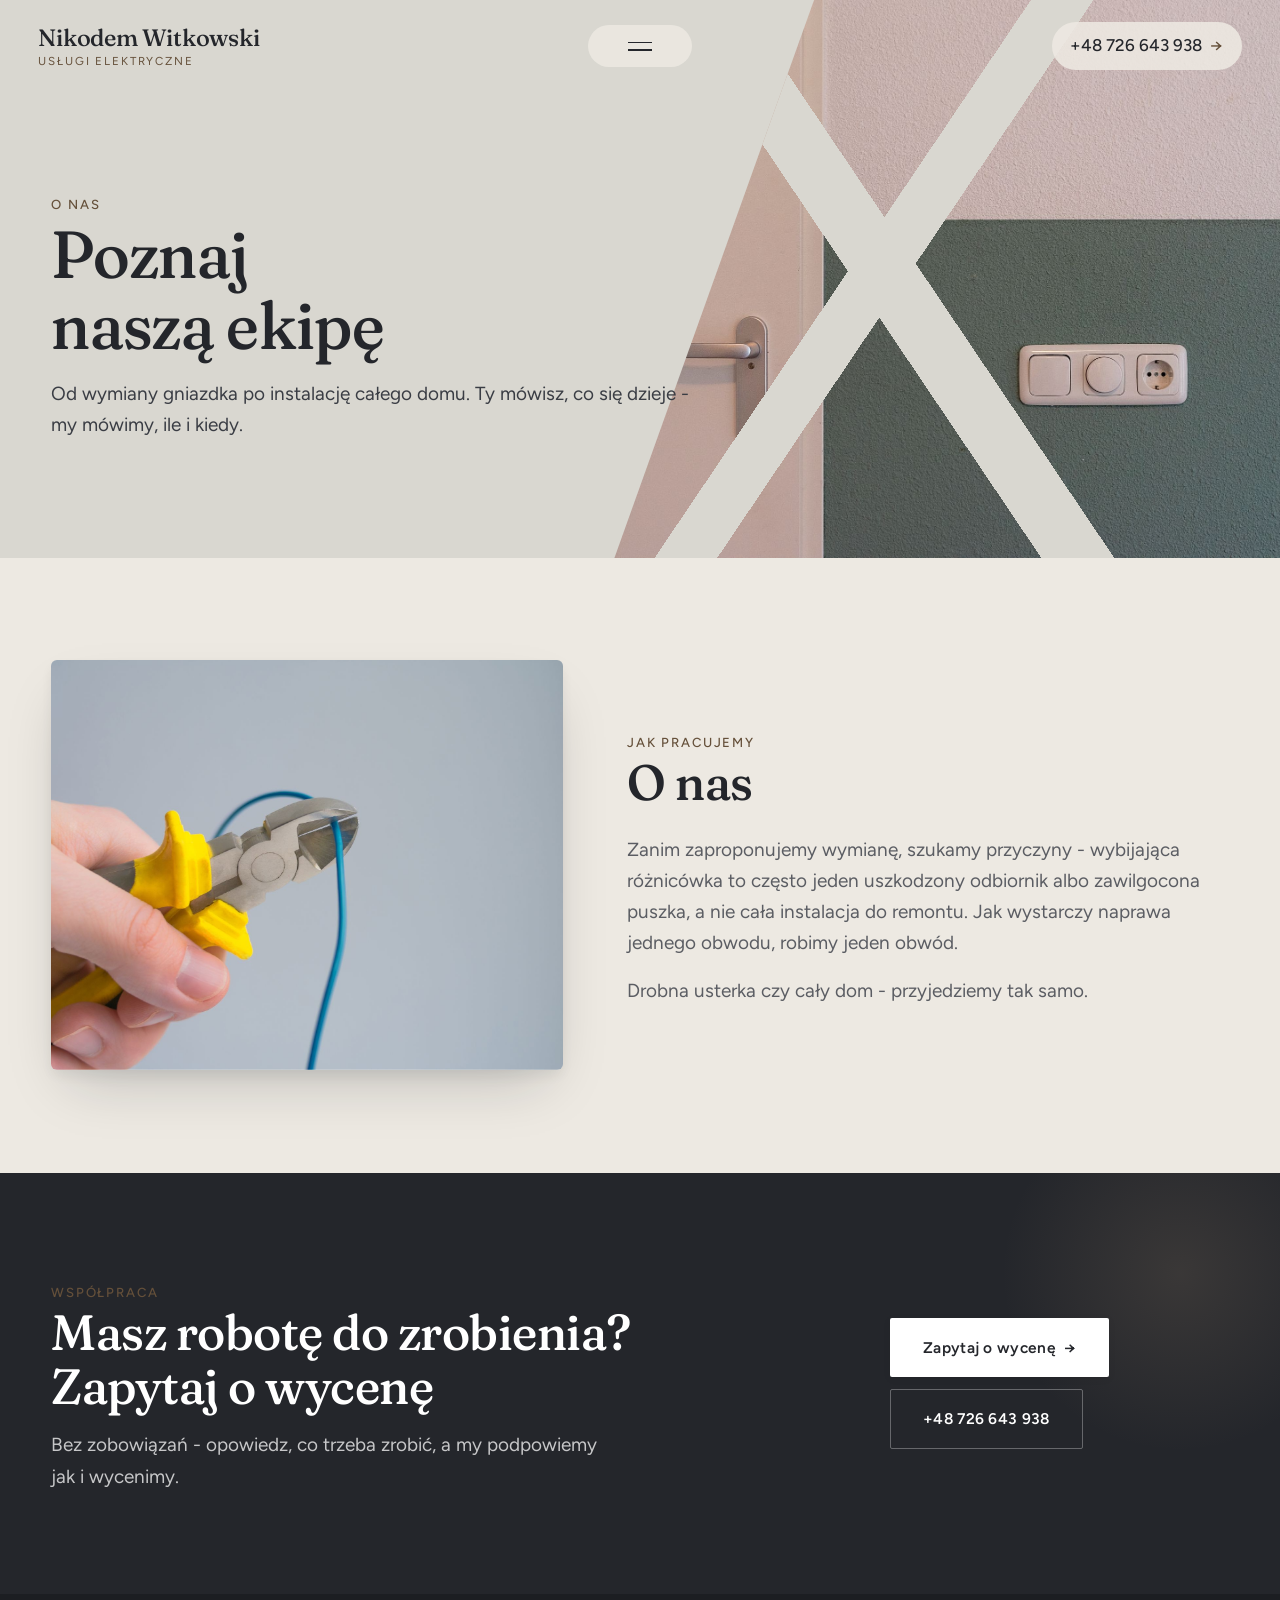
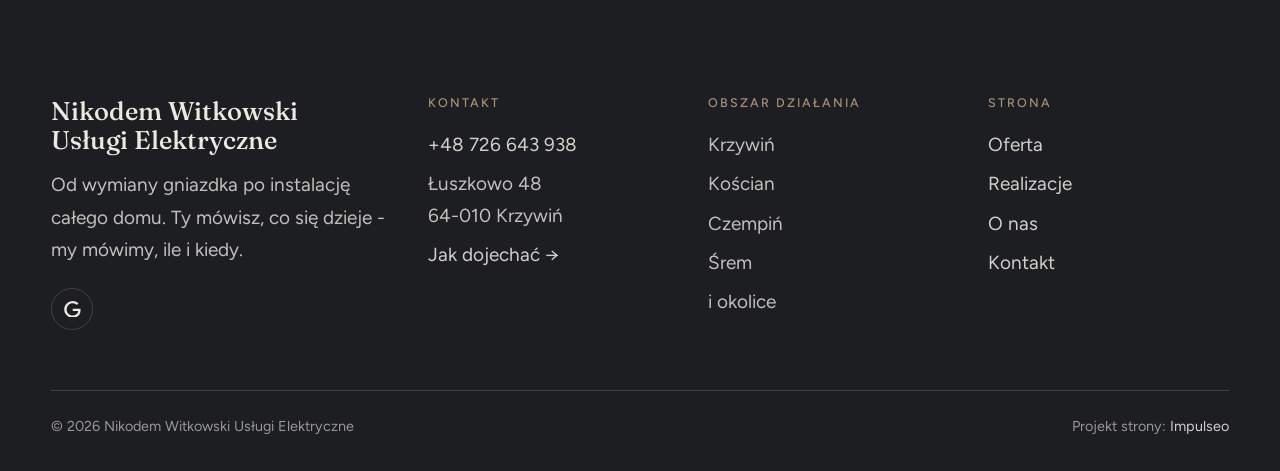
<file: o-nas.html>
<!DOCTYPE html>
<html lang="pl">
<head>
<meta charset="UTF-8">
<meta name="viewport" content="width=device-width, initial-scale=1.0">
<title>O nas - Nikodem Witkowski Usługi Elektryczne</title>
<meta name="description" content="Elektryk w Krzywiniu z dojazdem. Awarie, instalacje, rozdzielnice, oświetlenie, pomiary z protokołem. Cenę znasz przed robotą. Zadzwoń: +48 726 643 938.">
<link rel="canonical" href="https://kris20032.github.io/nikodem-witkowski-uslugi-elektryczne/o-nas.html">
<meta name="robots" content="noindex, nofollow">
<meta property="og:type" content="website">
<meta property="og:locale" content="pl_PL">
<meta property="og:site_name" content="Nikodem Witkowski Usługi Elektryczne">
<meta property="og:title" content="O nas - Nikodem Witkowski Usługi Elektryczne">
<meta property="og:description" content="Elektryk w Krzywiniu z dojazdem. Awarie, instalacje, rozdzielnice, oświetlenie, pomiary z protokołem. Cenę znasz przed robotą. Zadzwoń: +48 726 643 938.">
<meta property="og:url" content="https://kris20032.github.io/nikodem-witkowski-uslugi-elektryczne/o-nas.html">
<meta property="og:image" content="https://kris20032.github.io/nikodem-witkowski-uslugi-elektryczne/img/og.jpg">
<meta property="og:image:width" content="1200">
<meta property="og:image:height" content="630">
<meta name="twitter:card" content="summary_large_image">
<link rel="preconnect" href="https://fonts.googleapis.com">
<link rel="preconnect" href="https://fonts.gstatic.com" crossorigin>
<link href="https://fonts.googleapis.com/css2?family=Fraunces:opsz,wght@9..144,400;9..144,500&family=Figtree:wght@400;500;600&display=swap" rel="stylesheet">
<link rel="stylesheet" href="assets/styles.css?v=4cf474de">
<link rel="stylesheet" href="assets/kw.css?v=1">
</head>
<body>

<header class="kw-head">
  <a class="kw-brand" href="index.html"><b>Nikodem Witkowski</b><small>Usługi elektryczne</small></a>
  <button class="kw-burger" type="button" aria-label="Otwórz menu" aria-expanded="false" aria-controls="kw-menu"><span></span><span></span></button>
  <a class="kw-phone" href="tel:+48726643938">+48 726 643 938 <span class="arr">→</span></a>
</header>
<nav class="kw-menu" id="kw-menu" aria-label="Menu">
  <div>
    <h4>Strona</h4>
    <a href="index.html">Start</a>
    <a href="oferta.html">Oferta</a>
    <a href="realizacje.html">Realizacje</a>
    <a href="o-nas.html">O nas</a>
    <a href="kontakt.html">Kontakt</a>
  </div>
  <div class="kw-menu-small">
    <h4>Usługi</h4>
    <a href="oferta.html">Awarie i usterki</a>
    <a href="oferta.html">Instalacje elektryczne</a>
    <a href="oferta.html">Rozdzielnice i zabezpieczenia</a>
    <a href="oferta.html">Oświetlenie i LED</a>
    <a href="oferta.html">Gniazdka, włączniki i osprzęt</a>
    <a href="oferta.html">Pomiary i protokoły</a>
  </div>
  <div class="kw-menu-small">
    <h4>Kontakt</h4>
    <a href="tel:+48726643938">+48 726 643 938</a>
    <p>Łuszkowo 48, 64-010 Krzywiń</p>
    <a href="https://maps.google.com/?cid=7391784618655946044&amp;g_mp=Cidnb29nbGUubWFwcy5wbGFjZXMudjEuUGxhY2VzLlNlYXJjaFRleHQQAhgEIAA" target="_blank" rel="noopener">Opinie w Google →</a>
  </div>
</nav>

<main>
<section class="pagehead">
  <img src="img/g4.jpg" alt="Nikodem Witkowski Usługi Elektryczne - Poznaj naszą ekipę" width="1880" height="1255" decoding="async">
  <div class="wrap">
    <span class="eyebrow">O nas</span>
    <h1>Poznaj naszą ekipę</h1>
    <p>Od wymiany gniazdka po instalację całego domu. Ty mówisz, co się dzieje - my mówimy, ile i kiedy.</p>
  </div>
  <span class="kw-ph-stripes" aria-hidden="true"></span>
</section>
<section>
  <div class="wrap split">
    <div class="split-art reveal"><img src="img/g5.jpg" alt="Nikodem Witkowski Usługi Elektryczne" loading="eager" width="1880" height="1253" decoding="async"></div>
    <div class="split-copy reveal">
      <span class="eyebrow">Jak pracujemy</span>
      <h2>O nas</h2>
      <p class="muted">Zanim zaproponujemy wymianę, szukamy przyczyny - wybijająca różnicówka to często jeden uszkodzony odbiornik albo zawilgocona puszka, a nie cała instalacja do remontu. Jak wystarczy naprawa jednego obwodu, robimy jeden obwód.</p>
      <p class="muted">Drobna usterka czy cały dom - przyjedziemy tak samo.</p>
    </div>
  </div>
</section>


<section class="cta">
  <div class="wrap">
    <div class="reveal">
      <span class="eyebrow">Współpraca</span>
      <h2>Masz robotę do zrobienia? Zapytaj o wycenę</h2>
      <p>Bez zobowiązań - opowiedz, co trzeba zrobić, a my podpowiemy jak i wycenimy.</p>
    </div>
    <div class="cta-actions reveal">
      <a href="kontakt.html" class="btn btn-light">Zapytaj o wycenę <span class="arr">→</span></a>
      <a href="tel:+48726643938" class="btn btn-ghost btn-ghost-cta">+48 726 643 938</a>
    </div>
  </div>
</section>
</main>

<footer class="kw-foot">
  <div class="wrap">
    <div class="kw-foot-grid">
      <div>
        <div class="nm">Nikodem Witkowski<br>Usługi Elektryczne</div>
        <p>Od wymiany gniazdka po instalację całego domu. Ty mówisz, co się dzieje - my mówimy, ile i kiedy.</p>
        <div class="foot-soc kw-soc"><a class="soc" href="https://maps.google.com/?cid=7391784618655946044&amp;g_mp=Cidnb29nbGUubWFwcy5wbGFjZXMudjEuUGxhY2VzLlNlYXJjaFRleHQQAhgEIAA" target="_blank" rel="noopener" aria-label="Google - Nikodem Witkowski Usługi Elektryczne"><svg viewBox="0 0 24 24" width="20" height="20" aria-hidden="true" focusable="false"><path d="M12.48 10.92v3.28h7.84c-.24 1.84-.853 3.187-1.787 4.133-1.147 1.147-2.933 2.4-6.053 2.4-4.827 0-8.6-3.893-8.6-8.72s3.773-8.72 8.6-8.72c2.6 0 4.507 1.027 5.907 2.347l2.307-2.307C18.747 1.44 16.133 0 12.48 0 5.867 0 .307 5.387.307 12s5.56 12 12.173 12c3.573 0 6.267-1.173 8.373-3.36 2.16-2.16 2.84-5.213 2.84-7.667 0-.76-.053-1.467-.173-2.053H12.48z" fill="currentColor"/></svg></a></div>
      </div>
      <div>
        <h4>Kontakt</h4>
        <ul>
          <li><a href="tel:+48726643938">+48 726 643 938</a></li>
          <li>Łuszkowo 48<br>64-010 Krzywiń</li>
          <li><a href="https://maps.google.com/?cid=7391784618655946044&amp;g_mp=Cidnb29nbGUubWFwcy5wbGFjZXMudjEuUGxhY2VzLlNlYXJjaFRleHQQAhgEIAA" target="_blank" rel="noopener">Jak dojechać →</a></li>
        </ul>
      </div>
      <div>
        <h4>Obszar działania</h4>
        <ul><li>Krzywiń</li><li>Kościan</li><li>Czempiń</li><li>Śrem</li><li>i okolice</li></ul>
      </div>
      <div>
        <h4>Strona</h4>
        <ul><li><a href="oferta.html">Oferta</a></li><li><a href="realizacje.html">Realizacje</a></li><li><a href="o-nas.html">O nas</a></li><li><a href="kontakt.html">Kontakt</a></li></ul>
      </div>
    </div>
    <div class="kw-foot-bot">
      <span>© 2026 Nikodem Witkowski Usługi Elektryczne</span>
      <span>Projekt strony: <a class="foot-credit" href="https://impulseo.pl" target="_blank" rel="noopener">Impulseo</a></span>
    </div>
  </div>
</footer>
<div class="sticky-call"><a class="sc-call" href="tel:+48726643938"><svg class="ico-tel" width="16" height="16" viewBox="0 0 24 24" fill="none" aria-hidden="true"><path d="M6.6 10.8a15.5 15.5 0 0 0 6.6 6.6l2.2-2.2a1 1 0 0 1 1-.24 11.4 11.4 0 0 0 3.6.58 1 1 0 0 1 1 1V20a1 1 0 0 1-1 1A17 17 0 0 1 3 4a1 1 0 0 1 1-1h3.5a1 1 0 0 1 1 1c0 1.25.2 2.46.58 3.6a1 1 0 0 1-.25 1l-2.23 2.2Z" fill="currentColor"/></svg> Zadzwoń</a><a class="sc-quote" href="kontakt.html">Zadzwoń po wycenę</a></div>
<div class="demo-wazne" data-do="2026-11-03" data-cykl="3" hidden><svg class="dw-ico" width="13" height="13" viewBox="0 0 24 24" fill="none" aria-hidden="true"><circle cx="12" cy="12" r="8.6" stroke="currentColor" stroke-width="1.8"/><path d="M12 7.2V12l3.3 2" stroke="currentColor" stroke-width="1.8" stroke-linecap="round"/></svg><span class="dw-txt"></span></div>

<script src="assets/main.js"></script>
<script src="assets/kw.js"></script>
</body>
</html>
</file>
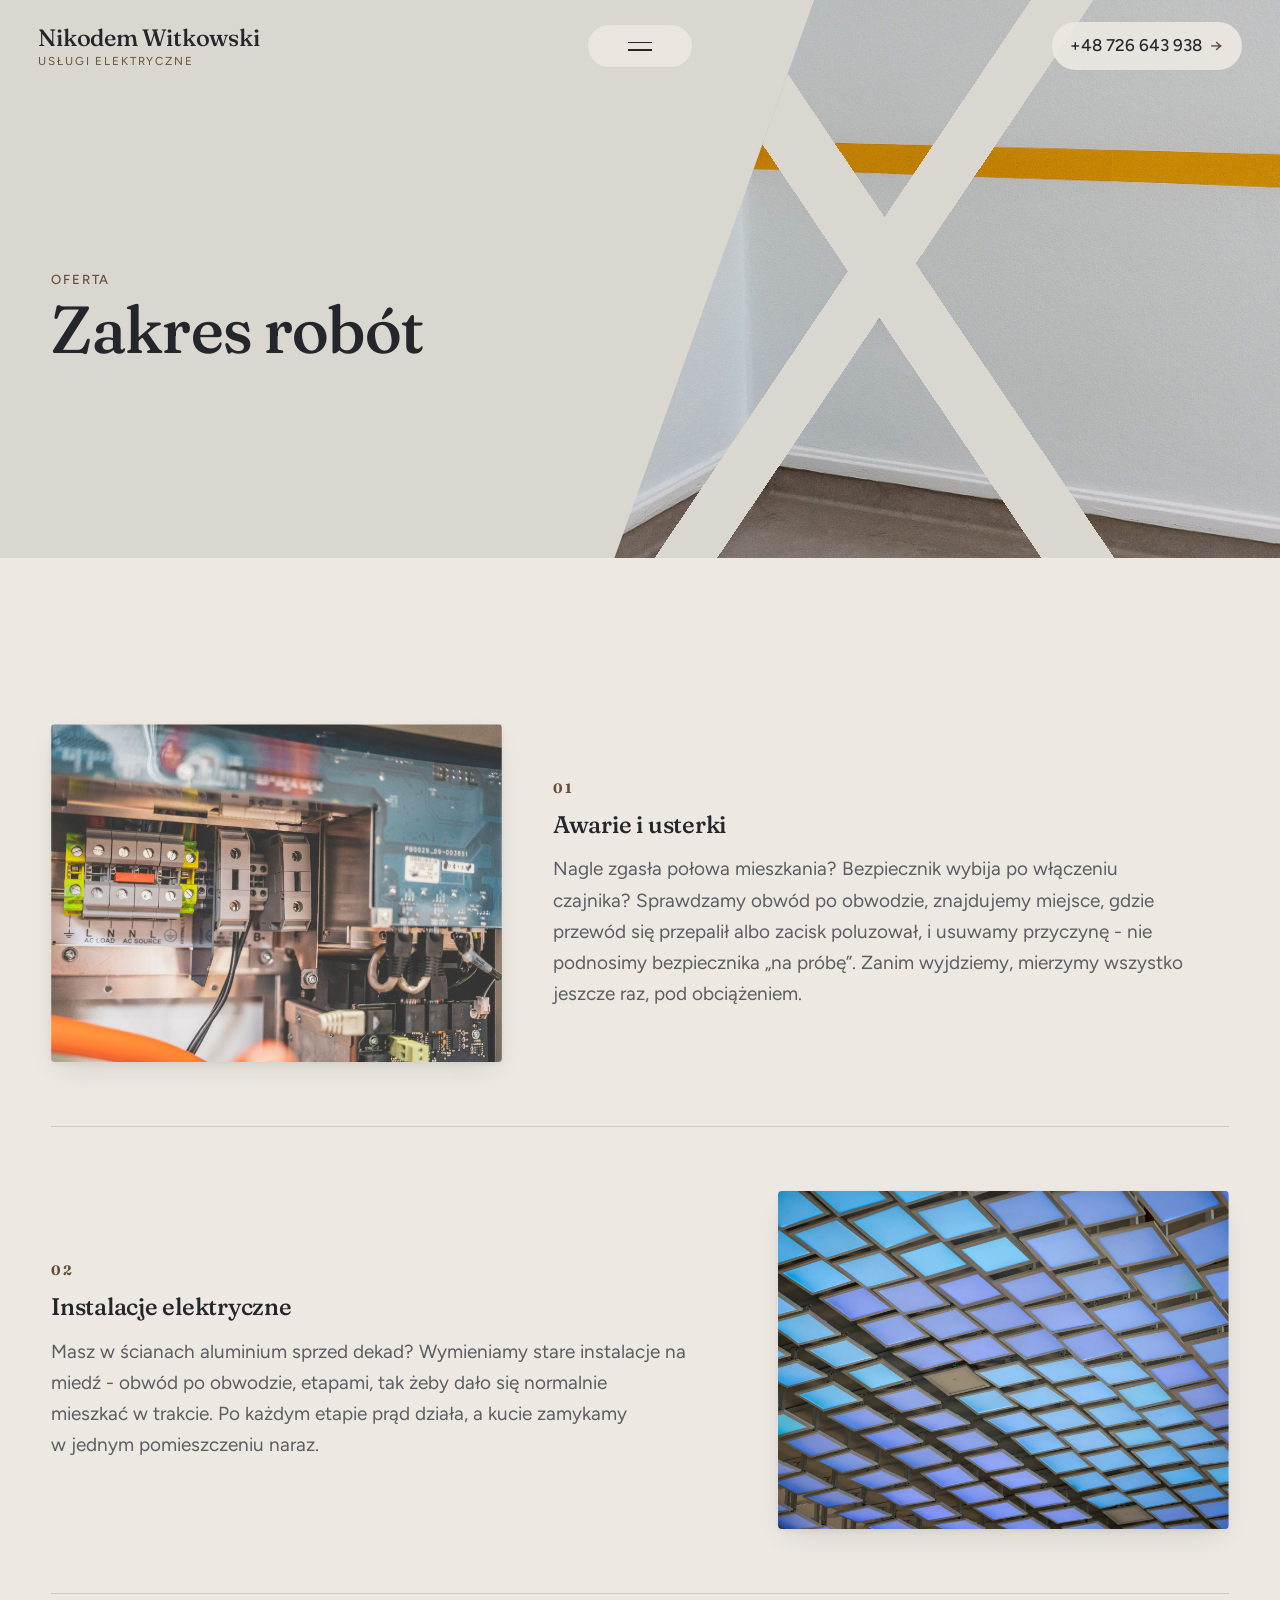
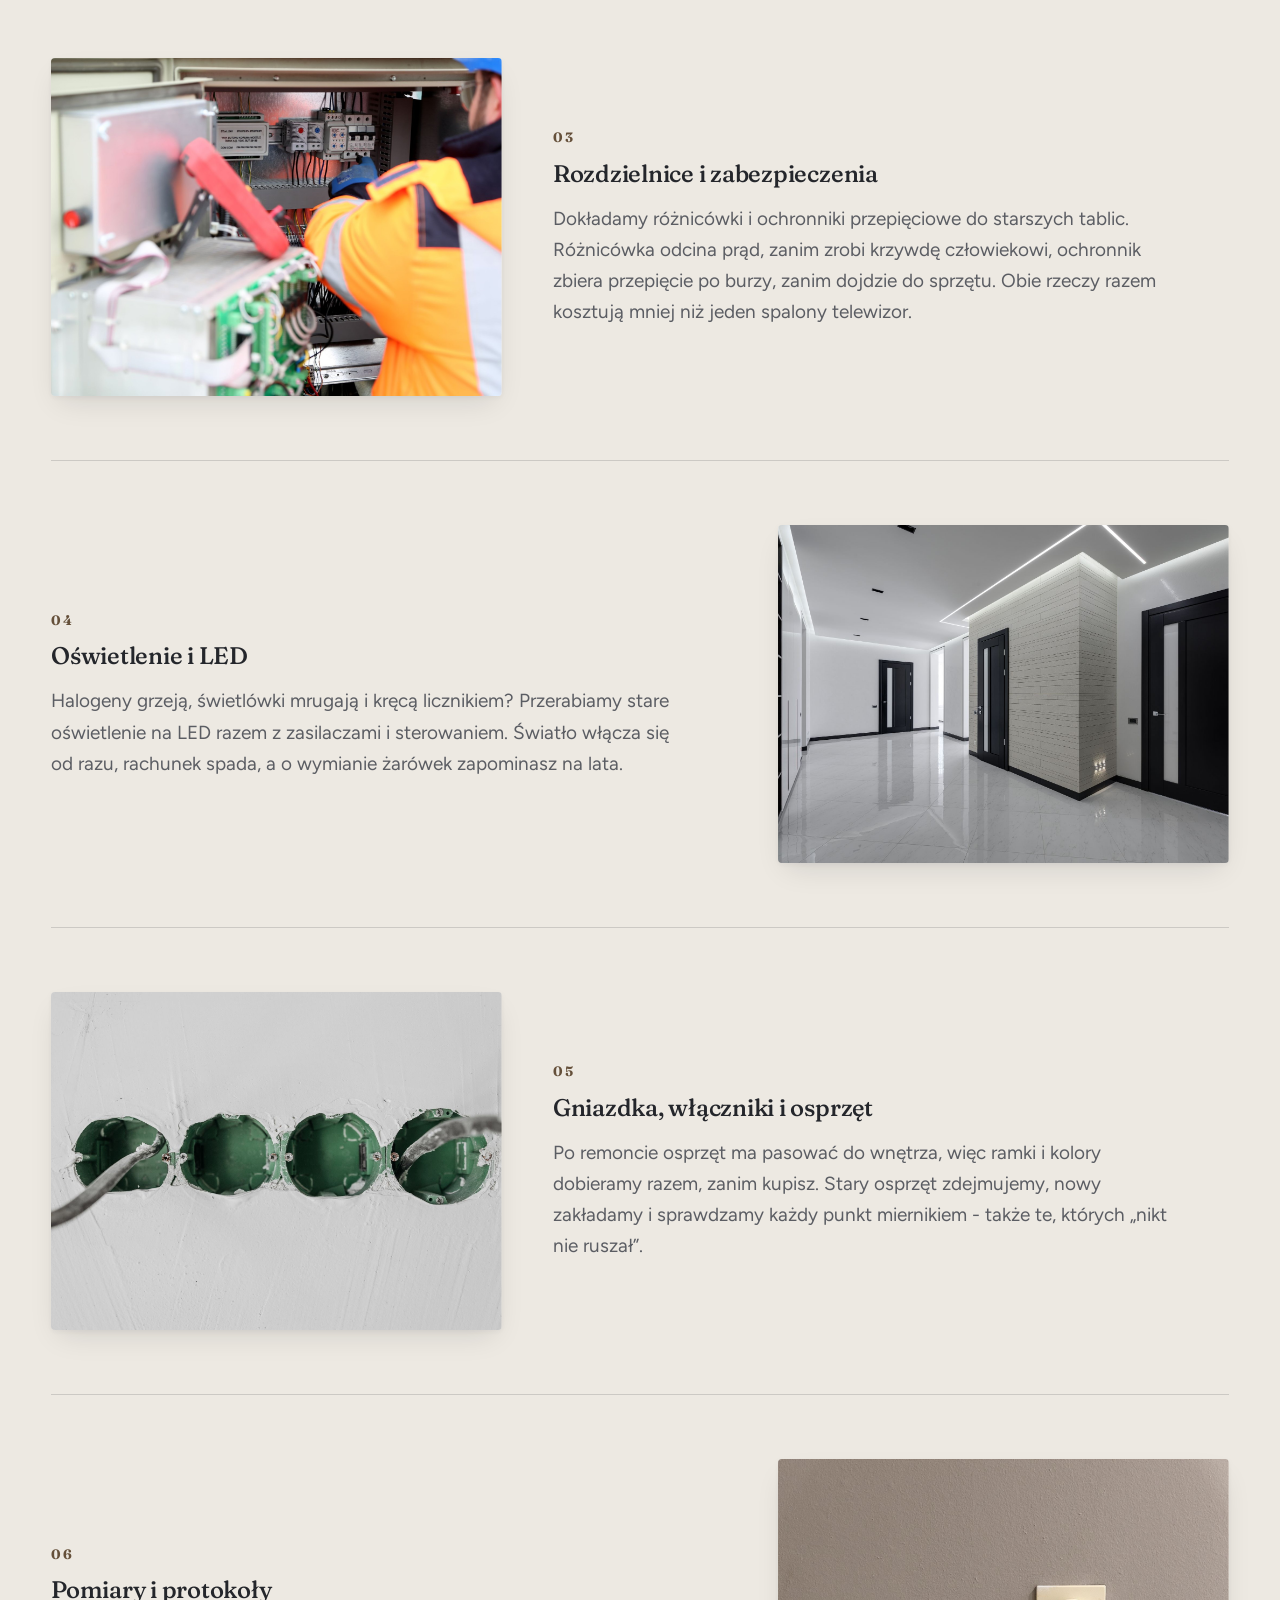
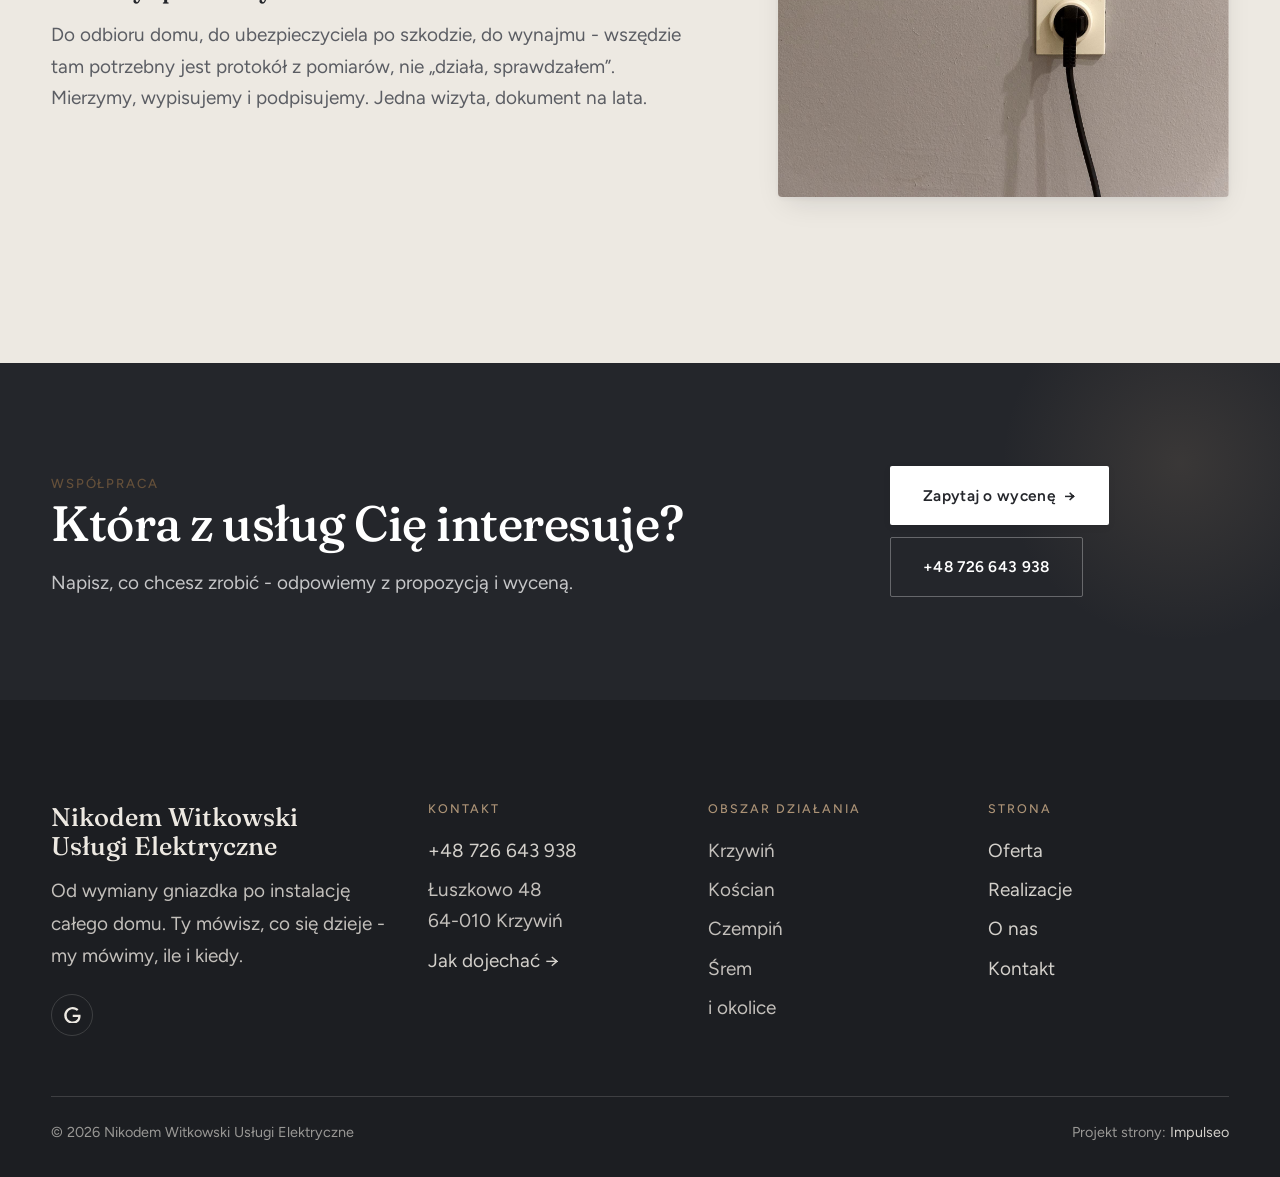
<file: oferta.html>
<!DOCTYPE html>
<html lang="pl">
<head>
<meta charset="UTF-8">
<meta name="viewport" content="width=device-width, initial-scale=1.0">
<title>Oferta - Nikodem Witkowski Usługi Elektryczne</title>
<meta name="description" content="Elektryk w Krzywiniu z dojazdem. Awarie, instalacje, rozdzielnice, oświetlenie, pomiary z protokołem. Cenę znasz przed robotą. Zadzwoń: +48 726 643 938.">
<link rel="canonical" href="https://kris20032.github.io/nikodem-witkowski-uslugi-elektryczne/oferta.html">
<meta name="robots" content="noindex, nofollow">
<meta property="og:type" content="website">
<meta property="og:locale" content="pl_PL">
<meta property="og:site_name" content="Nikodem Witkowski Usługi Elektryczne">
<meta property="og:title" content="Oferta - Nikodem Witkowski Usługi Elektryczne">
<meta property="og:description" content="Elektryk w Krzywiniu z dojazdem. Awarie, instalacje, rozdzielnice, oświetlenie, pomiary z protokołem. Cenę znasz przed robotą. Zadzwoń: +48 726 643 938.">
<meta property="og:url" content="https://kris20032.github.io/nikodem-witkowski-uslugi-elektryczne/oferta.html">
<meta property="og:image" content="https://kris20032.github.io/nikodem-witkowski-uslugi-elektryczne/img/og.jpg">
<meta property="og:image:width" content="1200">
<meta property="og:image:height" content="630">
<meta name="twitter:card" content="summary_large_image">
<link rel="preconnect" href="https://fonts.googleapis.com">
<link rel="preconnect" href="https://fonts.gstatic.com" crossorigin>
<link href="https://fonts.googleapis.com/css2?family=Fraunces:opsz,wght@9..144,400;9..144,500&family=Figtree:wght@400;500;600&display=swap" rel="stylesheet">
<link rel="stylesheet" href="assets/styles.css?v=4cf474de">
<link rel="stylesheet" href="assets/kw.css?v=1">
</head>
<body>

<header class="kw-head">
  <a class="kw-brand" href="index.html"><b>Nikodem Witkowski</b><small>Usługi elektryczne</small></a>
  <button class="kw-burger" type="button" aria-label="Otwórz menu" aria-expanded="false" aria-controls="kw-menu"><span></span><span></span></button>
  <a class="kw-phone" href="tel:+48726643938">+48 726 643 938 <span class="arr">→</span></a>
</header>
<nav class="kw-menu" id="kw-menu" aria-label="Menu">
  <div>
    <h4>Strona</h4>
    <a href="index.html">Start</a>
    <a href="oferta.html">Oferta</a>
    <a href="realizacje.html">Realizacje</a>
    <a href="o-nas.html">O nas</a>
    <a href="kontakt.html">Kontakt</a>
  </div>
  <div class="kw-menu-small">
    <h4>Usługi</h4>
    <a href="oferta.html">Awarie i usterki</a>
    <a href="oferta.html">Instalacje elektryczne</a>
    <a href="oferta.html">Rozdzielnice i zabezpieczenia</a>
    <a href="oferta.html">Oświetlenie i LED</a>
    <a href="oferta.html">Gniazdka, włączniki i osprzęt</a>
    <a href="oferta.html">Pomiary i protokoły</a>
  </div>
  <div class="kw-menu-small">
    <h4>Kontakt</h4>
    <a href="tel:+48726643938">+48 726 643 938</a>
    <p>Łuszkowo 48, 64-010 Krzywiń</p>
    <a href="https://maps.google.com/?cid=7391784618655946044&amp;g_mp=Cidnb29nbGUubWFwcy5wbGFjZXMudjEuUGxhY2VzLlNlYXJjaFRleHQQAhgEIAA" target="_blank" rel="noopener">Opinie w Google →</a>
  </div>
</nav>

<main>
<section class="pagehead">
  <img src="img/g3.jpg" alt="Nikodem Witkowski Usługi Elektryczne - Zakres robót" width="1880" height="1255" decoding="async">
  <div class="wrap">
    <span class="eyebrow">Oferta</span>
    <h1>Zakres robót</h1>
  </div>
  <span class="kw-ph-stripes" aria-hidden="true"></span>
</section>
<section>
  <div class="wrap">
    <div class="svc-row reveal">
      <div class="svc-row-art"><img src="img/g11.jpg" alt="Awarie i usterki" loading="eager" width="1880" height="1253" decoding="async"></div>
      <div>
        <span class="num">01</span>
        <h3>Awarie i usterki</h3>
        <p class="muted">Nagle zgasła połowa mieszkania? Bezpiecznik wybija po włączeniu czajnika? Sprawdzamy obwód po obwodzie, znajdujemy miejsce, gdzie przewód się przepalił albo zacisk poluzował, i usuwamy przyczynę - nie podnosimy bezpiecznika „na próbę”. Zanim wyjdziemy, mierzymy wszystko jeszcze raz, pod obciążeniem.</p>
      </div>
    </div>
    <div class="svc-row rev reveal">
      <div class="svc-row-art"><img src="img/g12.jpg" alt="Instalacje elektryczne" loading="eager" width="1880" height="1254" decoding="async"></div>
      <div>
        <span class="num">02</span>
        <h3>Instalacje elektryczne</h3>
        <p class="muted">Masz w ścianach aluminium sprzed dekad? Wymieniamy stare instalacje na miedź - obwód po obwodzie, etapami, tak żeby dało się normalnie mieszkać w trakcie. Po każdym etapie prąd działa, a kucie zamykamy w jednym pomieszczeniu naraz.</p>
      </div>
    </div>
    <div class="svc-row reveal">
      <div class="svc-row-art"><img src="img/g13.jpg" alt="Rozdzielnice i zabezpieczenia" loading="lazy" width="1880" height="1253" decoding="async"></div>
      <div>
        <span class="num">03</span>
        <h3>Rozdzielnice i zabezpieczenia</h3>
        <p class="muted">Dokładamy różnicówki i ochronniki przepięciowe do starszych tablic. Różnicówka odcina prąd, zanim zrobi krzywdę człowiekowi, ochronnik zbiera przepięcie po burzy, zanim dojdzie do sprzętu. Obie rzeczy razem kosztują mniej niż jeden spalony telewizor.</p>
      </div>
    </div>
    <div class="svc-row rev reveal">
      <div class="svc-row-art"><img src="img/about.jpg" alt="Oświetlenie i LED" loading="lazy" width="1880" height="1255" decoding="async"></div>
      <div>
        <span class="num">04</span>
        <h3>Oświetlenie i LED</h3>
        <p class="muted">Halogeny grzeją, świetlówki mrugają i kręcą licznikiem? Przerabiamy stare oświetlenie na LED razem z zasilaczami i sterowaniem. Światło włącza się od razu, rachunek spada, a o wymianie żarówek zapominasz na lata.</p>
      </div>
    </div>
    <div class="svc-row reveal">
      <div class="svc-row-art"><img src="img/g1.jpg" alt="Gniazdka, włączniki i osprzęt" loading="lazy" width="1880" height="1255" decoding="async"></div>
      <div>
        <span class="num">05</span>
        <h3>Gniazdka, włączniki i osprzęt</h3>
        <p class="muted">Po remoncie osprzęt ma pasować do wnętrza, więc ramki i kolory dobieramy razem, zanim kupisz. Stary osprzęt zdejmujemy, nowy zakładamy i sprawdzamy każdy punkt miernikiem - także te, których „nikt nie ruszał”.</p>
      </div>
    </div>
    <div class="svc-row rev reveal">
      <div class="svc-row-art"><img src="img/g2.jpg" alt="Pomiary i protokoły" loading="lazy" width="1880" height="1255" decoding="async"></div>
      <div>
        <span class="num">06</span>
        <h3>Pomiary i protokoły</h3>
        <p class="muted">Do odbioru domu, do ubezpieczyciela po szkodzie, do wynajmu - wszędzie tam potrzebny jest protokół z pomiarów, nie „działa, sprawdzałem”. Mierzymy, wypisujemy i podpisujemy. Jedna wizyta, dokument na lata.</p>
      </div>
    </div>
  </div>
</section>

<section class="cta">
  <div class="wrap">
    <div class="reveal">
      <span class="eyebrow">Współpraca</span>
      <h2>Która z usług Cię interesuje?</h2>
      <p>Napisz, co chcesz zrobić - odpowiemy z propozycją i wyceną.</p>
    </div>
    <div class="cta-actions reveal">
      <a href="kontakt.html" class="btn btn-light">Zapytaj o wycenę <span class="arr">→</span></a>
      <a href="tel:+48726643938" class="btn btn-ghost btn-ghost-cta">+48 726 643 938</a>
    </div>
  </div>
</section>
</main>

<footer class="kw-foot">
  <div class="wrap">
    <div class="kw-foot-grid">
      <div>
        <div class="nm">Nikodem Witkowski<br>Usługi Elektryczne</div>
        <p>Od wymiany gniazdka po instalację całego domu. Ty mówisz, co się dzieje - my mówimy, ile i kiedy.</p>
        <div class="foot-soc kw-soc"><a class="soc" href="https://maps.google.com/?cid=7391784618655946044&amp;g_mp=Cidnb29nbGUubWFwcy5wbGFjZXMudjEuUGxhY2VzLlNlYXJjaFRleHQQAhgEIAA" target="_blank" rel="noopener" aria-label="Google - Nikodem Witkowski Usługi Elektryczne"><svg viewBox="0 0 24 24" width="20" height="20" aria-hidden="true" focusable="false"><path d="M12.48 10.92v3.28h7.84c-.24 1.84-.853 3.187-1.787 4.133-1.147 1.147-2.933 2.4-6.053 2.4-4.827 0-8.6-3.893-8.6-8.72s3.773-8.72 8.6-8.72c2.6 0 4.507 1.027 5.907 2.347l2.307-2.307C18.747 1.44 16.133 0 12.48 0 5.867 0 .307 5.387.307 12s5.56 12 12.173 12c3.573 0 6.267-1.173 8.373-3.36 2.16-2.16 2.84-5.213 2.84-7.667 0-.76-.053-1.467-.173-2.053H12.48z" fill="currentColor"/></svg></a></div>
      </div>
      <div>
        <h4>Kontakt</h4>
        <ul>
          <li><a href="tel:+48726643938">+48 726 643 938</a></li>
          <li>Łuszkowo 48<br>64-010 Krzywiń</li>
          <li><a href="https://maps.google.com/?cid=7391784618655946044&amp;g_mp=Cidnb29nbGUubWFwcy5wbGFjZXMudjEuUGxhY2VzLlNlYXJjaFRleHQQAhgEIAA" target="_blank" rel="noopener">Jak dojechać →</a></li>
        </ul>
      </div>
      <div>
        <h4>Obszar działania</h4>
        <ul><li>Krzywiń</li><li>Kościan</li><li>Czempiń</li><li>Śrem</li><li>i okolice</li></ul>
      </div>
      <div>
        <h4>Strona</h4>
        <ul><li><a href="oferta.html">Oferta</a></li><li><a href="realizacje.html">Realizacje</a></li><li><a href="o-nas.html">O nas</a></li><li><a href="kontakt.html">Kontakt</a></li></ul>
      </div>
    </div>
    <div class="kw-foot-bot">
      <span>© 2026 Nikodem Witkowski Usługi Elektryczne</span>
      <span>Projekt strony: <a class="foot-credit" href="https://impulseo.pl" target="_blank" rel="noopener">Impulseo</a></span>
    </div>
  </div>
</footer>
<div class="sticky-call"><a class="sc-call" href="tel:+48726643938"><svg class="ico-tel" width="16" height="16" viewBox="0 0 24 24" fill="none" aria-hidden="true"><path d="M6.6 10.8a15.5 15.5 0 0 0 6.6 6.6l2.2-2.2a1 1 0 0 1 1-.24 11.4 11.4 0 0 0 3.6.58 1 1 0 0 1 1 1V20a1 1 0 0 1-1 1A17 17 0 0 1 3 4a1 1 0 0 1 1-1h3.5a1 1 0 0 1 1 1c0 1.25.2 2.46.58 3.6a1 1 0 0 1-.25 1l-2.23 2.2Z" fill="currentColor"/></svg> Zadzwoń</a><a class="sc-quote" href="kontakt.html">Zadzwoń po wycenę</a></div>
<div class="demo-wazne" data-do="2026-11-03" data-cykl="3" hidden><svg class="dw-ico" width="13" height="13" viewBox="0 0 24 24" fill="none" aria-hidden="true"><circle cx="12" cy="12" r="8.6" stroke="currentColor" stroke-width="1.8"/><path d="M12 7.2V12l3.3 2" stroke="currentColor" stroke-width="1.8" stroke-linecap="round"/></svg><span class="dw-txt"></span></div>

<script src="assets/main.js"></script>
<script src="assets/kw.js"></script>
</body>
</html>
</file>
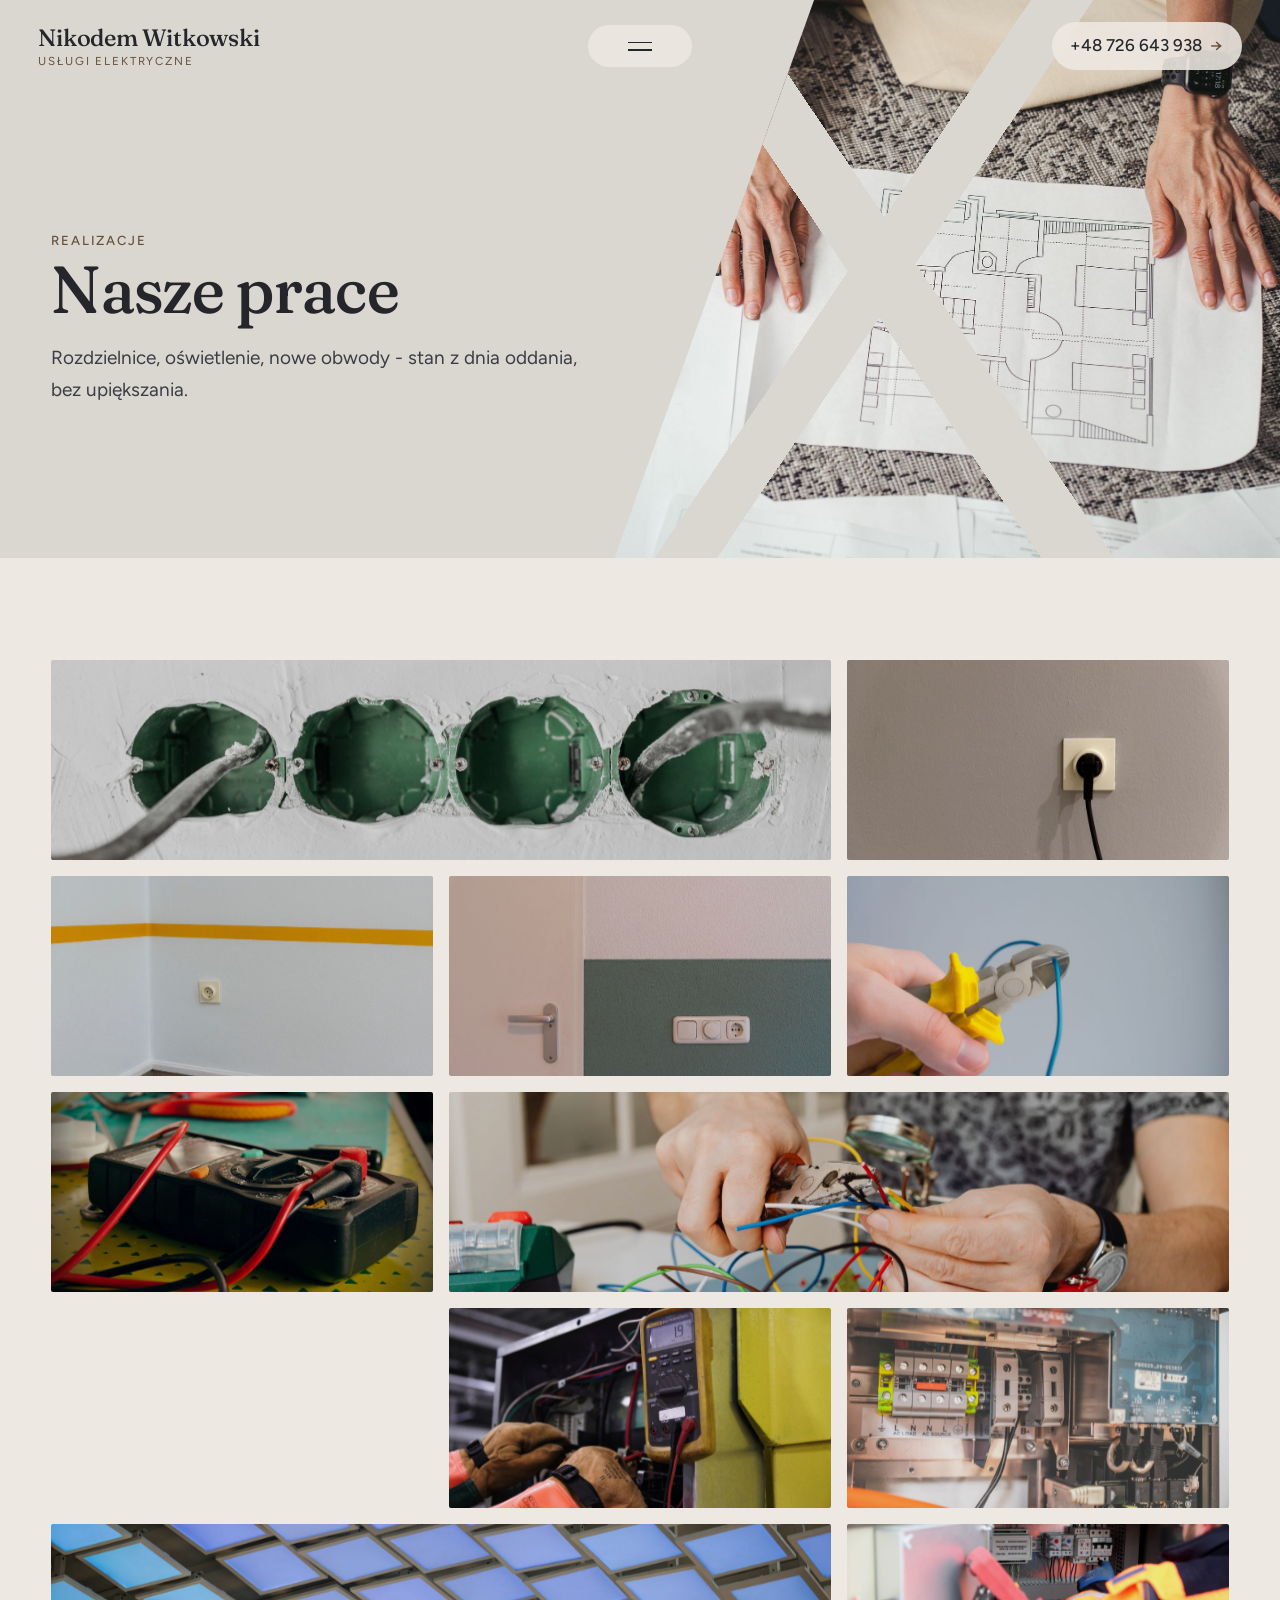
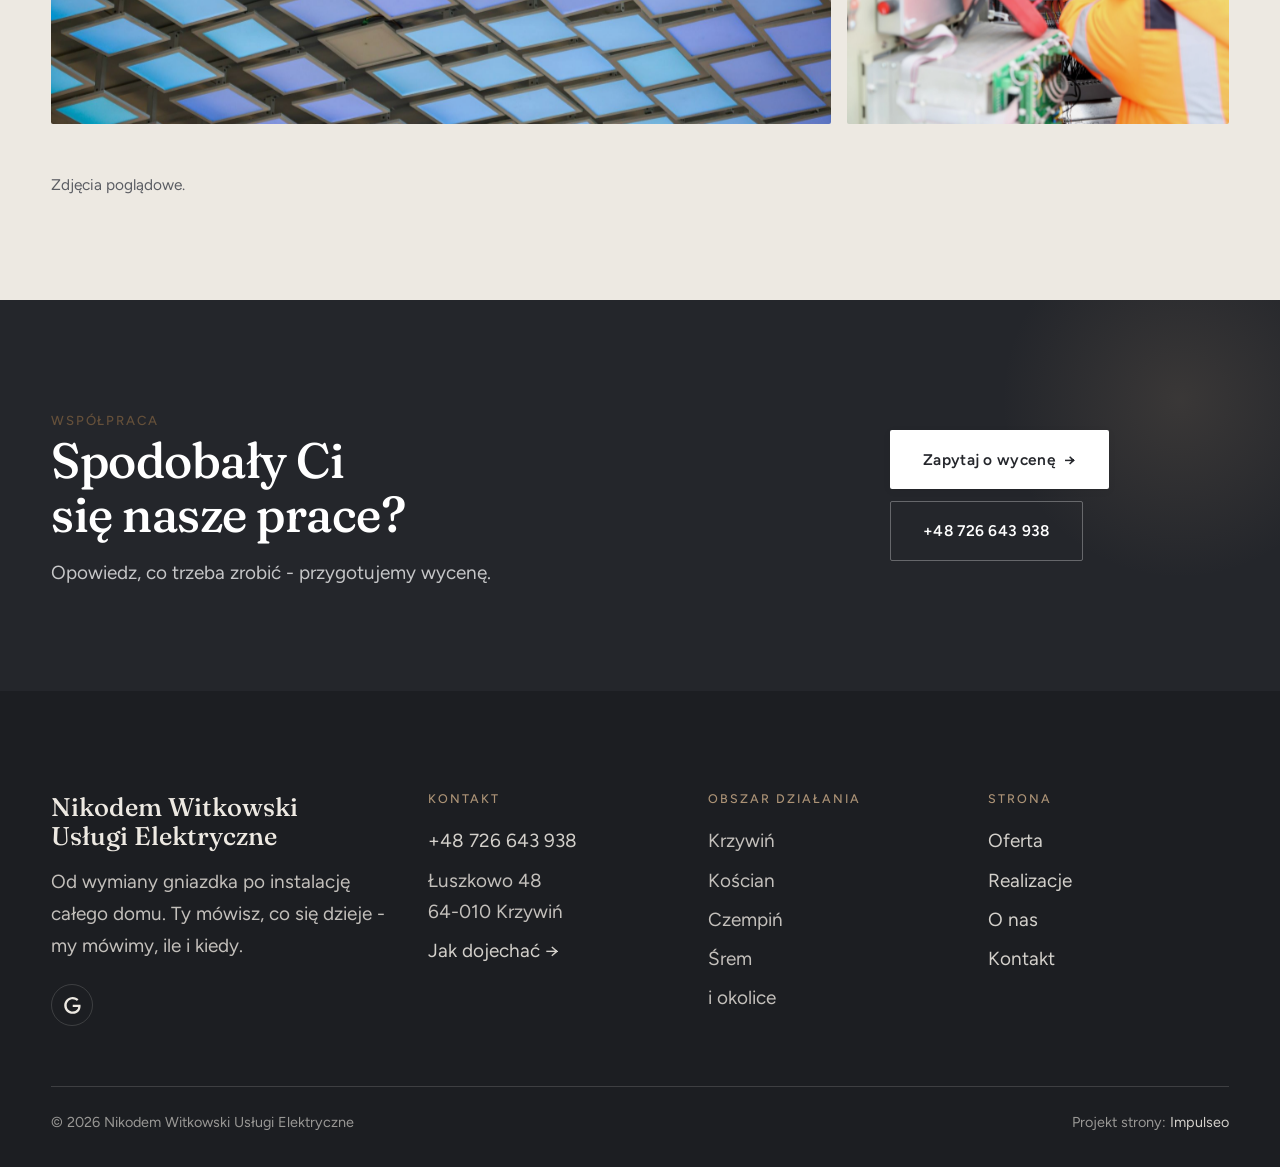
<file: realizacje.html>
<!DOCTYPE html>
<html lang="pl">
<head>
<meta charset="UTF-8">
<meta name="viewport" content="width=device-width, initial-scale=1.0">
<title>Realizacje - Nikodem Witkowski Usługi Elektryczne</title>
<meta name="description" content="Realizacje Nikodem Witkowski Usługi Elektryczne: Rozdzielnica po modernizacji, Nowa instalacja przed tynkiem, Oświetlenie LED, Osprzęt po wymianie, Pomiary przy odbiorze">
<link rel="canonical" href="https://kris20032.github.io/nikodem-witkowski-uslugi-elektryczne/realizacje.html">
<meta name="robots" content="noindex, nofollow">
<meta property="og:type" content="website">
<meta property="og:locale" content="pl_PL">
<meta property="og:site_name" content="Nikodem Witkowski Usługi Elektryczne">
<meta property="og:title" content="Realizacje - Nikodem Witkowski Usługi Elektryczne">
<meta property="og:description" content="Realizacje Nikodem Witkowski Usługi Elektryczne: Rozdzielnica po modernizacji, Nowa instalacja przed tynkiem, Oświetlenie LED, Osprzęt po wymianie, Pomiary przy odbiorze">
<meta property="og:url" content="https://kris20032.github.io/nikodem-witkowski-uslugi-elektryczne/realizacje.html">
<meta property="og:image" content="https://kris20032.github.io/nikodem-witkowski-uslugi-elektryczne/img/og.jpg">
<meta property="og:image:width" content="1200">
<meta property="og:image:height" content="630">
<meta name="twitter:card" content="summary_large_image">
<link rel="preconnect" href="https://fonts.googleapis.com">
<link rel="preconnect" href="https://fonts.gstatic.com" crossorigin>
<link href="https://fonts.googleapis.com/css2?family=Fraunces:opsz,wght@9..144,400;9..144,500&family=Figtree:wght@400;500;600&display=swap" rel="stylesheet">
<link rel="stylesheet" href="assets/styles.css?v=4cf474de">
<link rel="stylesheet" href="assets/kw.css?v=1">
</head>
<body>

<header class="kw-head">
  <a class="kw-brand" href="index.html"><b>Nikodem Witkowski</b><small>Usługi elektryczne</small></a>
  <button class="kw-burger" type="button" aria-label="Otwórz menu" aria-expanded="false" aria-controls="kw-menu"><span></span><span></span></button>
  <a class="kw-phone" href="tel:+48726643938">+48 726 643 938 <span class="arr">→</span></a>
</header>
<nav class="kw-menu" id="kw-menu" aria-label="Menu">
  <div>
    <h4>Strona</h4>
    <a href="index.html">Start</a>
    <a href="oferta.html">Oferta</a>
    <a href="realizacje.html">Realizacje</a>
    <a href="o-nas.html">O nas</a>
    <a href="kontakt.html">Kontakt</a>
  </div>
  <div class="kw-menu-small">
    <h4>Usługi</h4>
    <a href="oferta.html">Awarie i usterki</a>
    <a href="oferta.html">Instalacje elektryczne</a>
    <a href="oferta.html">Rozdzielnice i zabezpieczenia</a>
    <a href="oferta.html">Oświetlenie i LED</a>
    <a href="oferta.html">Gniazdka, włączniki i osprzęt</a>
    <a href="oferta.html">Pomiary i protokoły</a>
  </div>
  <div class="kw-menu-small">
    <h4>Kontakt</h4>
    <a href="tel:+48726643938">+48 726 643 938</a>
    <p>Łuszkowo 48, 64-010 Krzywiń</p>
    <a href="https://maps.google.com/?cid=7391784618655946044&amp;g_mp=Cidnb29nbGUubWFwcy5wbGFjZXMudjEuUGxhY2VzLlNlYXJjaFRleHQQAhgEIAA" target="_blank" rel="noopener">Opinie w Google →</a>
  </div>
</nav>

<main>
<section class="pagehead">
  <img src="img/g10.jpg" alt="Nikodem Witkowski Usługi Elektryczne - Nasze prace" width="1880" height="1253" decoding="async">
  <div class="wrap">
    <span class="eyebrow">Realizacje</span>
    <h1>Nasze prace</h1>
    <p>Rozdzielnice, oświetlenie, nowe obwody - stan z dnia oddania, bez upiększania.</p>
  </div>
  <span class="kw-ph-stripes" aria-hidden="true"></span>
</section>
<section>
  <div class="wrap">
    <div class="gallery">
      <div class="tile t-two3 reveal"><img src="img/g1.jpg" alt="Nikodem Witkowski Usługi Elektryczne" loading="lazy" width="1880" height="1255" decoding="async"></div>
      <div class="tile t-third reveal"><img src="img/g2.jpg" alt="Nikodem Witkowski Usługi Elektryczne" loading="lazy" width="1880" height="1255" decoding="async"></div>
      <div class="tile t-third reveal"><img src="img/g3.jpg" alt="Nikodem Witkowski Usługi Elektryczne" loading="lazy" width="1880" height="1255" decoding="async"></div>
      <div class="tile t-third reveal"><img src="img/g4.jpg" alt="Nikodem Witkowski Usługi Elektryczne" loading="lazy" width="1880" height="1255" decoding="async"></div>
      <div class="tile t-third reveal"><img src="img/g5.jpg" alt="Nikodem Witkowski Usługi Elektryczne" loading="lazy" width="1880" height="1253" decoding="async"></div>
      <div class="tile t-third reveal"><img src="img/g6.jpg" alt="Nikodem Witkowski Usługi Elektryczne" loading="lazy" width="1731" height="1300" decoding="async"></div>
      <div class="tile t-two3 reveal"><img src="img/g7.jpg" alt="Nikodem Witkowski Usługi Elektryczne" loading="lazy" width="1880" height="1253" decoding="async"></div>
      <div class="tile t-third reveal"><img src="img/g8.jpg" alt="Nikodem Witkowski Usługi Elektryczne" loading="lazy" width="1880" height="1357" decoding="async"></div>
      <div class="tile t-third reveal"><img src="img/g9.jpg" alt="Nikodem Witkowski Usługi Elektryczne" loading="lazy" width="1880" height="992" decoding="async"></div>
      <div class="tile t-third reveal"><img src="img/g11.jpg" alt="Nikodem Witkowski Usługi Elektryczne" loading="lazy" width="1880" height="1253" decoding="async"></div>
      <div class="tile t-two3 reveal"><img src="img/g12.jpg" alt="Nikodem Witkowski Usługi Elektryczne" loading="lazy" width="1880" height="1254" decoding="async"></div>
      <div class="tile t-third reveal"><img src="img/g13.jpg" alt="Nikodem Witkowski Usługi Elektryczne" loading="lazy" width="1880" height="1253" decoding="async"></div>
    </div>
    <p class="muted reveal" style="margin-top:var(--space-7);font-size:var(--text-sm);max-width:62ch">Zdjęcia poglądowe.</p>
  </div>
</section>
<section class="cta">
  <div class="wrap">
    <div class="reveal">
      <span class="eyebrow">Współpraca</span>
      <h2>Spodobały Ci się nasze prace?</h2>
      <p>Opowiedz, co trzeba zrobić - przygotujemy wycenę.</p>
    </div>
    <div class="cta-actions reveal">
      <a href="kontakt.html" class="btn btn-light">Zapytaj o wycenę <span class="arr">→</span></a>
      <a href="tel:+48726643938" class="btn btn-ghost btn-ghost-cta">+48 726 643 938</a>
    </div>
  </div>
</section>
</main>

<footer class="kw-foot">
  <div class="wrap">
    <div class="kw-foot-grid">
      <div>
        <div class="nm">Nikodem Witkowski<br>Usługi Elektryczne</div>
        <p>Od wymiany gniazdka po instalację całego domu. Ty mówisz, co się dzieje - my mówimy, ile i kiedy.</p>
        <div class="foot-soc kw-soc"><a class="soc" href="https://maps.google.com/?cid=7391784618655946044&amp;g_mp=Cidnb29nbGUubWFwcy5wbGFjZXMudjEuUGxhY2VzLlNlYXJjaFRleHQQAhgEIAA" target="_blank" rel="noopener" aria-label="Google - Nikodem Witkowski Usługi Elektryczne"><svg viewBox="0 0 24 24" width="20" height="20" aria-hidden="true" focusable="false"><path d="M12.48 10.92v3.28h7.84c-.24 1.84-.853 3.187-1.787 4.133-1.147 1.147-2.933 2.4-6.053 2.4-4.827 0-8.6-3.893-8.6-8.72s3.773-8.72 8.6-8.72c2.6 0 4.507 1.027 5.907 2.347l2.307-2.307C18.747 1.44 16.133 0 12.48 0 5.867 0 .307 5.387.307 12s5.56 12 12.173 12c3.573 0 6.267-1.173 8.373-3.36 2.16-2.16 2.84-5.213 2.84-7.667 0-.76-.053-1.467-.173-2.053H12.48z" fill="currentColor"/></svg></a></div>
      </div>
      <div>
        <h4>Kontakt</h4>
        <ul>
          <li><a href="tel:+48726643938">+48 726 643 938</a></li>
          <li>Łuszkowo 48<br>64-010 Krzywiń</li>
          <li><a href="https://maps.google.com/?cid=7391784618655946044&amp;g_mp=Cidnb29nbGUubWFwcy5wbGFjZXMudjEuUGxhY2VzLlNlYXJjaFRleHQQAhgEIAA" target="_blank" rel="noopener">Jak dojechać →</a></li>
        </ul>
      </div>
      <div>
        <h4>Obszar działania</h4>
        <ul><li>Krzywiń</li><li>Kościan</li><li>Czempiń</li><li>Śrem</li><li>i okolice</li></ul>
      </div>
      <div>
        <h4>Strona</h4>
        <ul><li><a href="oferta.html">Oferta</a></li><li><a href="realizacje.html">Realizacje</a></li><li><a href="o-nas.html">O nas</a></li><li><a href="kontakt.html">Kontakt</a></li></ul>
      </div>
    </div>
    <div class="kw-foot-bot">
      <span>© 2026 Nikodem Witkowski Usługi Elektryczne</span>
      <span>Projekt strony: <a class="foot-credit" href="https://impulseo.pl" target="_blank" rel="noopener">Impulseo</a></span>
    </div>
  </div>
</footer>
<div class="sticky-call"><a class="sc-call" href="tel:+48726643938"><svg class="ico-tel" width="16" height="16" viewBox="0 0 24 24" fill="none" aria-hidden="true"><path d="M6.6 10.8a15.5 15.5 0 0 0 6.6 6.6l2.2-2.2a1 1 0 0 1 1-.24 11.4 11.4 0 0 0 3.6.58 1 1 0 0 1 1 1V20a1 1 0 0 1-1 1A17 17 0 0 1 3 4a1 1 0 0 1 1-1h3.5a1 1 0 0 1 1 1c0 1.25.2 2.46.58 3.6a1 1 0 0 1-.25 1l-2.23 2.2Z" fill="currentColor"/></svg> Zadzwoń</a><a class="sc-quote" href="kontakt.html">Zadzwoń po wycenę</a></div>
<div class="demo-wazne" data-do="2026-11-03" data-cykl="3" hidden><svg class="dw-ico" width="13" height="13" viewBox="0 0 24 24" fill="none" aria-hidden="true"><circle cx="12" cy="12" r="8.6" stroke="currentColor" stroke-width="1.8"/><path d="M12 7.2V12l3.3 2" stroke="currentColor" stroke-width="1.8" stroke-linecap="round"/></svg><span class="dw-txt"></span></div>

<script src="assets/main.js"></script>
<script src="assets/kw.js"></script>
</body>
</html>
</file>
<file: assets/styles.css>
/* ============================================================
   STOLBASZ — premium, architektoniczny B2B fit-out
   Jasna paleta, zero brązu. System wg premium-web-craft.
   Projekt strony: Impulseo (impulseo.pl)
   ============================================================ */

:root{
  /* PALETA — jasna, architektoniczna, chłodna */
  --paper:#f5f7fa;          /* główne tło */
  --paper-2:#e7edf3;        /* sekcje alternatywne (chłodny jasny szary) */
  --paper-3:#e7edf3;        /* delikatne wypełnienia */
  --ink:#142231;            /* tekst główny — chłodny grafit */
  --ink-soft:#2c3e52;       /* nagłówki drugorzędne */
  --muted:#697785;          /* tekst poboczny */
  --line:rgba(20,34,49,.12);/* hairline */
  --accent:#e8a00c;         /* stonowany petrol-slate — jedyny akcent */
  --accent-d:#c47f06;
  --accent-soft:rgba(232,160,12,.10);
  --dark:#142231;           /* sekcje ciemne (stopka/CTA) */

  /* HOVER ZDJĘĆ — JEDEN standard dla całego silnika (decyzja K. 04.08.2026, artefakt z wariantami).
     AKTUALNE (K.+Szymon 09.08.2026, wybór z artefaktu 6 wariantów): zoom 1.05 przy 1.4s -
     przy tak długim czasie mocniejszy kadr NIE skacze, tylko „oddycha". Poprzedni standard
     (1.02 / .55s z 04.08) odbierany jako dynamiczny i szybki.
     Spoczynek lekko przygaszony, ale TYLKO tam, gdzie jest mysz (@media hover:hover) —
     na telefonie zdjęcia zostają w pełnej jasności. */
  --img-zoom:1.05;                   /* K.+Szymon 09.08: wariant F z artefaktu porównawczego */
  --img-rest:brightness(.95) saturate(.99);
  --img-hot:brightness(1.06) saturate(1.05);
  --img-dur:1.4s;                    /* K.+Szymon 09.08 (wariant F): powoli = elegancko */
  --img-ease:cubic-bezier(.16,.84,.44,1);  /* miękki ogon, efekt „oddychania" */

  /* ODSTĘPY — skala 4/8 */
  --space-1:4px; --space-2:8px; --space-3:12px; --space-4:16px; --space-5:24px;
  --space-6:32px; --space-7:48px; --space-8:64px; --space-9:96px; --space-10:128px;

  /* TYPOGRAFIA — fluid clamp() (skala podbita 16.07.2026: większe, czytelniejsze litery — uwaga Adama) */
  --text-sm:clamp(.9rem,.87rem + .12vw,1rem);
  --text-base:clamp(1.08rem,1.04rem + .18vw,1.2rem);
  --text-lg:clamp(1.24rem,1.15rem + .34vw,1.44rem);
  --text-h3:clamp(1.34rem,1.22rem + .55vw,1.66rem);
  --text-h2:clamp(2.1rem,1.66rem + 2.1vw,3.1rem);
  --text-h1:clamp(2.9rem,2.1rem + 4vw,5.1rem);

  /* PROMIENIE — architektoniczne, raczej ostre */
  --r-sm:3px; --r-md:6px; --r-lg:10px;

  /* RUCH */
  --ease:cubic-bezier(.25,.46,.45,.94); --dur:.24s;

  /* CIENIE — miękkie, warstwowe */
  --sh-sm:0 1px 2px rgba(16,24,32,.04), 0 2px 8px rgba(16,24,32,.05);
  --sh-md:0 2px 6px rgba(16,24,32,.05), 0 12px 28px -8px rgba(16,24,32,.12);
  --sh-lg:0 6px 14px rgba(16,24,32,.07), 0 26px 56px -18px rgba(16,24,32,.22);

  --hairline:1px solid var(--line);

  --font-display:'Sora','Manrope',sans-serif;
  --font-body:'Manrope',sans-serif;
}

*{box-sizing:border-box;margin:0;padding:0}
html{scroll-behavior:smooth}
body{
  font-family:var(--font-body);
  font-size:var(--text-base);
  line-height:1.65;
  color:var(--ink);
  background:var(--paper);
  -webkit-font-smoothing:antialiased;
  text-rendering:optimizeLegibility;
}
img{max-width:100%;height:auto;display:block}  /* height:auto = width/height z atrybutów trzyma proporcje (TOP#12) */
a{color:inherit;text-decoration:none}

.wrap{width:min(92%,1180px);margin-inline:auto}
section{padding-block:clamp(52px,6.5vw,96px)}

h1,h2,h3{font-family:var(--font-display);font-weight:700;line-height:1.08;letter-spacing:-.02em;color:var(--ink)}
h1{font-size:var(--text-h1);letter-spacing:-.035em}
h2{font-size:var(--text-h2);letter-spacing:-.025em}
h3{font-size:var(--text-h3)}
/* MIARA — długość wiersza. WCAG 2.2 SC 1.4.8: max 80 znaków; Butterick: 45–90.
   68ch daje realnie 72–78 znaków polskiego tekstu, czyli z zapasem pod granicą.
   Wcześniej limit miał TYLKO <p> — <li>, <blockquote> i <dd> nie miały żadnego,
   i to jedyny powód, dla którego 23 bloki na dwóch oddanych stronach jadą po
   83–106 znaków w wierszu (pomiar 07.08.2026, bramka `miara`).
   ⚠️ Listy i definicje ograniczamy TYLKO bez klasy: `ul`/`ol` z klasą to u nas
   układ (siatki kafli, menu), a nie tekst ciągły — tam miarę wyznacza układ. */
/* 60ch, nie 68ch (K. 10.08): po zmianie fontów na węższe kroje (DM Sans i spółka)
   w 68ch mieściło się ~90 znaków - bramka pikselowa słusznie zgłaszała przekroczenie
   granicy 80. Pomiar na żywej przeglądarce: 60ch = 90 znaków, 53ch = ~78 znaków, czyli normę WCAG 1.4.8. */
:root{ --miara:53ch }
p{max-width:min(100%,var(--miara))}
blockquote,
ul:not([class])>li, ol:not([class])>li,
dl:not([class])>dd{max-width:min(100%,var(--miara))}

/* ⚠️ Świadomie BEZ wyjątku `.tile p,.card p,.svc p{max-width:none}`, choć nasuwa się sam:
   te akapity BYŁY już ograniczone (stare `p{max-width:65ch}`), więc „wyjątek" nie odblokowałby
   niczego nowego — tylko ROZLUŹNIŁ stan sprzed zmiany na wszystkich demach naraz.
   `figcaption` żadna z reguł wyżej nie dotyczy, więc też nie potrzebuje zwolnienia. */

/* ŁAMANIE. `balance` wyrównuje długości wierszy w nagłówku, `pretty` pilnuje ostatniego
   wiersza akapitu, żeby nie został w nim jeden wyraz. Obsługiwane od Chrome 117 /
   Safari 17.5; starsze przeglądarki po prostu ignorują tę własność.
   `text-wrap:pretty` nie występowało dotąd ANI RAZ w silniku ani w repo klientów. */
h1,h2,h3,.lead,.lede{text-wrap:balance}
p,li,blockquote,dd{text-wrap:pretty}

.eyebrow{
  font-family:var(--font-body);
  font-size:var(--text-sm);
  font-weight:600;
  letter-spacing:.18em;
  text-transform:uppercase;
  color:var(--accent);
  display:inline-flex;align-items:center;gap:var(--space-3);
}
/* flex:none + margin-top = kreska trzyma się PIERWSZEJ linii. Wcześniej align-items:center
   centrowało ją względem całego bloku i przy zawinięciu (długi kicker typu
   „…WNĘTRZ · LESZNO · OD 2019") druga linia lądowała z brzydkim wcięciem. */
.eyebrow{align-items:flex-start}
.eyebrow>*,.eyebrow{text-wrap:balance}   /* dlugi kicker lamal sie na sierote typu samo „2019" w drugiej linii */
.eyebrow::before{content:"";width:28px;height:1px;background:var(--accent);display:inline-block;flex:none;margin-top:.62em}

.muted{color:var(--muted)}
.lead{font-size:var(--text-lg);line-height:1.55;color:var(--ink-soft);max-width:50ch}

/* ---------- BUTTONS ---------- */
.btn{
  display:inline-flex;align-items:center;gap:var(--space-2);
  font-weight:600;font-size:var(--text-sm);letter-spacing:.02em;
  padding:var(--space-4) var(--space-6);
  border-radius:var(--r-sm);
  transition:transform var(--dur) var(--ease),box-shadow var(--dur) var(--ease),background var(--dur) var(--ease);
  cursor:pointer;border:1px solid transparent;
}
.btn-accent{background:var(--accent);color:#fff;box-shadow:var(--sh-sm)}
.btn-accent:hover{background:var(--accent-d);transform:translateY(-2px);box-shadow:var(--sh-md)}
.btn-accent:active{transform:translateY(0);box-shadow:var(--sh-sm)}
.btn-ghost{background:transparent;color:var(--ink);border-color:var(--line)}
.btn-ghost:hover{border-color:var(--accent);color:var(--accent);transform:translateY(-2px)}
.btn-light{background:#fff;color:var(--ink);box-shadow:var(--sh-sm)}
.btn-light:hover{transform:translateY(-2px);box-shadow:var(--sh-md)}
.btn .arr{transition:transform var(--dur) var(--ease)}
.btn:hover .arr{transform:translateX(4px)}

/* ---------- NAV ---------- */
.nav{
  position:sticky;top:0;z-index:50;
  background:color-mix(in srgb,var(--paper) 88%,transparent);
  backdrop-filter:saturate(140%) blur(10px);
  border-bottom:var(--hairline);
}
.nav-inner{display:flex;align-items:center;justify-content:space-between;gap:var(--space-5);height:72px}
/* ANTY-NACHODZENIE (K. 05.08.2026): długa nazwa firmy + przycisk z pełnym numerem nie mieściły się w pasku
   i flex ściskał linki PONIŻEJ ich treści - "Kontakt" wchodził na ramkę "Zadzwoń +48 ...". Teraz ustępuje
   nazwa marki (skrót wielokropkiem), a menu i przycisk nigdy się nie kurczą ani nie zachodzą na siebie. */
.brand{display:flex;flex-direction:column;line-height:1;min-width:0;flex:0 1 auto}
.brand .name{font-family:var(--font-display);font-weight:800;font-size:1.35rem;letter-spacing:.04em;white-space:nowrap;overflow:hidden;text-overflow:ellipsis}
.brand .sub{font-size:.62rem;letter-spacing:.34em;text-transform:uppercase;color:var(--muted);margin-top:5px;white-space:nowrap;overflow:hidden;text-overflow:ellipsis}
.nav-links{display:flex;align-items:center;gap:var(--space-6);flex:0 0 auto}
.nav-links a{font-size:var(--text-sm);font-weight:500;color:var(--ink-soft);position:relative;padding-block:4px;white-space:nowrap;transition:color var(--dur) var(--ease)}
.nav-links a::after{content:"";position:absolute;left:0;bottom:0;width:0;height:1.5px;background:var(--accent);transition:width var(--dur) var(--ease)}
.nav-links a:hover,.nav-links a.active{color:var(--ink)}
.nav-links a:hover::after,.nav-links a.active::after{width:100%}
.nav-links .btn{padding:var(--space-2) var(--space-5)}
/* przyciski w nav: właściwy kolor (przebij .nav-links a) + bez podkreślenia */
.nav-links a.btn-accent{color:#fff}
.nav-links a.btn-ghost,.nav-links a.btn-light{color:var(--ink)}
/* CTA w pasku: NIE podkreślenie spod linków menu, ale ten sam przelatujący błysk,
   co na wszystkich innych przyciskach (zgłoszenie K. 13.08.2026 - „na hero jest efekt
   światła przechodzącego przez przycisk, na navbarze go nie ma, a mają być identyczne").
   Reguła `.nav-links a::after` jest silniejsza od `.btn::after`, więc trzeba jej
   geometrię wyzerować i wpisać połysk z nazwy - samo `display:none` gasiło efekt. */
.nav-links a.btn::after{
  display:block;content:"";position:absolute;inset:0;z-index:-1;pointer-events:none;
  width:auto;height:auto;border-radius:inherit;   /* kasuje geometrię podkreślenia (width:0;height:1.5px) */
  background:linear-gradient(100deg,transparent 32%,rgba(255,255,255,.20) 50%,transparent 68%);
  translate:-120% 0}
@media (prefers-reduced-motion:no-preference){
  .nav-links a.btn:hover::after{translate:120% 0;transition:translate .75s var(--mt-ease,cubic-bezier(.16,.84,.44,1))}
}
.nav-toggle{display:none;background:none;border:none;cursor:pointer;flex-direction:column;gap:5px;padding:8px}
.nav-toggle span{width:24px;height:2px;background:var(--ink);transition:var(--dur)}
/* Ciasny zakres MIĘDZY menu mobilnym a pełnym pulpitem: zbijamy odstępy i nazwę marki,
   żeby wszystko zmieściło się naturalnie, zanim w ogóle dojdzie do skracania wielokropkiem. */
@media(max-width:1280px) and (min-width:921px){
  .nav-links{gap:var(--space-4)}
  .nav-links .btn{padding:var(--space-2) var(--space-4)}
  .brand .name{font-size:1.15rem}
}

/* ---------- HERO (split) ---------- */
.hero{position:relative;overflow:hidden;border-bottom:var(--hairline)}
.hero-grid{display:grid;grid-template-columns:1.05fr .95fr;gap:clamp(24px,4vw,60px);align-items:center;
  padding-block:clamp(36px,4.5vw,64px)}
.hero-copy .eyebrow{margin-bottom:var(--space-5)}
.hero-copy h1{margin-bottom:var(--space-5)}
.hero-copy .lead{margin-bottom:var(--space-7)}
.hero-actions{display:flex;flex-wrap:wrap;gap:var(--space-4)}
.hero-art{position:relative;aspect-ratio:4/3;border-radius:var(--r-lg);overflow:hidden;box-shadow:var(--sh-lg)}
.hero-art img{width:100%;height:100%;object-fit:cover}
.hero-art::after{content:"";position:absolute;inset:0;background:linear-gradient(180deg,transparent 55%,rgba(18,24,28,.28))}
.hero-badge{position:absolute;left:var(--space-5);bottom:var(--space-5);z-index:2;
  background:rgba(252,252,251,.94);backdrop-filter:blur(4px);
  border-radius:var(--r-md);padding:var(--space-4) var(--space-5);box-shadow:var(--sh-md);max-width:78%}
.hero-badge strong{display:block;font-family:var(--font-display);font-size:1rem;letter-spacing:-.01em}
.hero-badge span{font-size:var(--text-sm);color:var(--muted)}

/* ---------- HERO duży / kinowy (strona główna) ---------- */
.hero-cine{position:relative;min-height:clamp(560px,82vh,840px);min-height:clamp(560px,82svh,840px);display:flex;align-items:center;overflow:hidden;border-bottom:var(--hairline)}
.hero-cine>img{position:absolute;inset:0;width:100%;height:100%;object-fit:cover;z-index:0}
.hero-cine::after{content:"";position:absolute;inset:0;z-index:1;
  background:linear-gradient(95deg,rgba(13,18,23,.86) 0%,rgba(13,18,23,.64) 32%,rgba(13,18,23,.24) 62%,rgba(13,18,23,.04) 100%)}
.hero-cine .wrap{position:relative;z-index:2;padding-block:var(--space-8)}
.hero-cine .hero-copy{max-width:660px}
.hero-cine .eyebrow{color:#fff;margin-bottom:var(--space-5)}
.hero-cine .eyebrow::before{background:#fff}
.hero-cine h1{color:#fff;margin-bottom:var(--space-5);font-size:clamp(2.9rem,2rem + 4.4vw,5.2rem);text-wrap:balance}
.hero-cine .lead{color:rgba(255,255,255,.92);max-width:48ch;margin-bottom:var(--space-7)}
.hero-cine .hero-actions{display:flex;flex-wrap:wrap;gap:var(--space-4)}
/* NISKIE OKNO (laptop z dokiem i paskami przeglądarki ma ~700-780 px wysokości widoku):
   H1 do 5.2rem + długi lead nie mieściły się i przyciski wypadały POD krawędź ekranu -
   klient widział stronę bez ani jednego CTA. Skalujemy w dół, zamiast przycinać treść. */
@media(min-width:821px) and (max-height:820px){
  .hero-cine{min-height:clamp(520px,94svh,780px)}
  .hero-cine .wrap{padding-block:var(--space-6)}
  .hero-cine h1{font-size:clamp(2.2rem,1.5rem + 2.6vw,3.6rem);margin-bottom:var(--space-4)}
  .hero-cine .eyebrow{margin-bottom:var(--space-4)}
  .hero-cine .lead{margin-bottom:var(--space-5);max-width:44ch}
}
@media(max-width:680px){
  .hero-cine{min-height:clamp(520px,76vh,640px);min-height:clamp(520px,76svh,640px);align-items:flex-end}
  .hero-cine::after{background:linear-gradient(0deg,rgba(13,18,23,.9) 6%,rgba(13,18,23,.45) 55%,rgba(13,18,23,.25) 100%)}
  .hero-cine .wrap{padding-bottom:var(--space-9)}
  /* TELEFON (~90% oglądających): lead potrafił zająć 8 linii i zepchnąć CTA poza pierwszy ekran.
     Zwężamy interlinię i skalę - treści nie ucinamy, bo to ona sprzedaje. */
  .hero-cine .lead{font-size:.98rem;line-height:1.5;margin-bottom:var(--space-5)}
  .hero-cine .eyebrow{font-size:.72rem;letter-spacing:.13em;margin-bottom:var(--space-4)}
  .hero-cine .eyebrow::before{width:20px}
  .hero-cine h1{margin-bottom:var(--space-4)}
}

/* full-bleed hero variant (podstrony) */
.pagehead{position:relative;min-height:46vh;min-height:46svh;display:flex;align-items:flex-end;overflow:hidden;border-bottom:var(--hairline)}
.pagehead img{position:absolute;inset:0;width:100%;height:100%;object-fit:cover}
/* 10.08.2026 (decyzja K.): mocniejsze przyciemnienie + cień pod tekstem. Bramka mierzyła na
   nagłówkach podstron 3,38-3,43:1 przy wymaganych 4,5 — jasne zdjęcie (hala, śnieg, niebo)
   podchodziło pod biały tekst. Zdjęcia klientów są różne, więc kontrast musi dawać WARSTWA,
   a nie szczęśliwy dobór kadru. */
.pagehead::after{content:"";position:absolute;inset:0;background:linear-gradient(180deg,rgba(18,24,28,.40),rgba(18,24,28,.76))}
.pagehead .wrap{position:relative;z-index:2;padding-block:var(--space-9);color:#fff}
.pagehead h1{color:#fff;max-width:18ch;text-shadow:0 2px 16px rgba(0,0,0,.55)}
.pagehead .eyebrow{color:#fff}
.pagehead .eyebrow::before{background:#fff}
.pagehead p{color:rgba(255,255,255,.92);margin-top:var(--space-4);max-width:54ch;text-shadow:0 1px 12px rgba(0,0,0,.5)}

/* ---------- STRIP (pasek skrótów / liczby) ---------- */
.strip{background:var(--dark);color:#fff}
/* PASEK HASEŁ — standard 04.08.2026 (decyzja K.): 5 haseł w JEDNYM rzędzie, tekst WYŚRODKOWANY,
   węższe marginesy boczne niż reszta strony (pasek ma iść szerzej), równe wysokości kolumn. */
.strip .wrap{width:min(96%,1440px);display:grid;grid-template-columns:repeat(5,1fr);
  gap:var(--space-5);padding-block:var(--space-7);align-items:stretch}
.strip .item .k{font-family:var(--font-display);font-size:clamp(1.05rem,.82rem + .85vw,1.55rem);
  font-weight:800;letter-spacing:-.02em;color:#fff;line-height:1.18;text-wrap:balance}
.strip .item .v{font-size:var(--text-sm);color:rgba(255,255,255,.66);margin-top:var(--space-2);line-height:1.4}
.strip .item{border-left:2px solid var(--accent);padding-inline:var(--space-4);
  text-align:center;display:flex;flex-direction:column;justify-content:center}
/* liczba kolumn = liczba haseł, żeby ostatnie nie zostawało samo w drugim rzędzie.
   Klasę n-N nadaje multipage.py; domyślnie (bez klasy) pasek jest 5-kolumnowy. */
.strip.n-2 .wrap{grid-template-columns:repeat(2,1fr)}
.strip.n-3 .wrap{grid-template-columns:repeat(3,1fr)}
.strip.n-4 .wrap{grid-template-columns:repeat(4,1fr);gap:var(--space-6)}
.strip.n-4 .item .k{font-size:clamp(1.3rem,1rem + 1.1vw,2rem)}
.strip.n-6 .wrap{grid-template-columns:repeat(6,1fr);gap:var(--space-4)}
.strip.n-6 .item .k{font-size:clamp(.98rem,.8rem + .7vw,1.35rem)}
/* równe łamanie: zamiast "długa linia + jedno słowo" obie linie zbliżonej długości */
.strip .item .k{text-wrap:balance}

/* ---------- SECTION HEAD ---------- */
.head{max-width:48rem;margin-bottom:var(--space-8)}
.head.center{margin-inline:auto;text-align:center}
.head .eyebrow{margin-bottom:var(--space-4)}
.head h2{margin-bottom:var(--space-4)}
.head p{color:var(--muted);font-size:var(--text-lg);line-height:1.55}
.head.center p{margin-inline:auto}

/* ---------- INTRO SPLIT ---------- */
.split{display:grid;grid-template-columns:.92fr 1.08fr;gap:clamp(28px,5vw,80px);align-items:center}
.split.rev{grid-template-columns:1.08fr .92fr}
.split.rev .split-art{order:-1}
.split-art{position:relative;aspect-ratio:5/4;border-radius:var(--r-lg);overflow:hidden;box-shadow:var(--sh-lg)}
.split-art img{width:100%;height:100%;object-fit:cover}
.split-copy h2{margin-bottom:var(--space-5)}
.split-copy p+p{margin-top:var(--space-4)}
.split-copy .btn{margin-top:var(--space-6)}

/* ---------- SERVICES (zakres) ---------- */
.svc-grid{display:grid;grid-template-columns:repeat(auto-fit,minmax(280px,1fr));gap:var(--space-5)}
.svc{background:#fff;border:var(--hairline);border-radius:var(--r-md);padding:var(--space-7) var(--space-6);
  transition:transform var(--dur) var(--ease),box-shadow var(--dur) var(--ease),border-color var(--dur) var(--ease);
  position:relative;overflow:hidden}
.svc::before{content:"";position:absolute;left:0;top:0;width:3px;height:0;background:var(--accent);transition:height var(--dur) var(--ease)}
.svc:hover{transform:translateY(-4px);box-shadow:var(--sh-md);border-color:transparent}
.svc:hover::before{height:100%}
.svc .ic{font-family:var(--font-display);font-size:.8rem;font-weight:700;letter-spacing:.12em;color:var(--accent);margin-bottom:var(--space-4)}
.svc h3{margin-bottom:var(--space-3);font-size:1.22rem}
.svc p{color:var(--muted);font-size:var(--text-base);line-height:1.6}

/* big detailed service rows */
.svc-row{display:grid;grid-template-columns:.8fr 1.2fr;gap:clamp(20px,4vw,60px);align-items:center;padding-block:var(--space-8)}
.svc-row+.svc-row{border-top:var(--hairline)}
.svc-row.rev{grid-template-columns:1.2fr .8fr}
/* Naprzemienny układ wierszy oferty: co drugi wiersz ma zdjęcie po PRAWEJ.
   Było `order:-1` — martwy kod, bo zdjęcie i tak jest pierwszym dzieckiem w HTML,
   więc wszystkie wiersze wyglądały identycznie (zdjęcie zawsze z lewej), a `rev`
   zmieniało tylko szerokość kolumn. Znalezione 29.07.2026 przy różnicowaniu kierunków
   animacji (pomiar pozycji: art.mid 390/502 przy row.mid 756 — zawsze lewa strona). */
.svc-row.rev .svc-row-art{order:2}
.svc-row-art{aspect-ratio:4/3;border-radius:var(--r-md);overflow:hidden;box-shadow:var(--sh-md)}
.svc-row-art img{width:100%;height:100%;object-fit:cover}
.svc-row h3{font-size:1.5rem;margin-bottom:var(--space-4)}
.svc-row .num{font-family:var(--font-display);font-size:.85rem;font-weight:700;letter-spacing:.14em;color:var(--accent);display:block;margin-bottom:var(--space-3)}
.svc-row ul{list-style:none;margin-top:var(--space-4);display:flex;flex-direction:column;gap:var(--space-2)}
.svc-row li{position:relative;padding-left:var(--space-5);color:var(--muted);font-size:var(--text-base)}
.svc-row li::before{content:"";position:absolute;left:0;top:.62em;width:8px;height:1px;background:var(--accent)}

/* ---------- GALLERY (realizacje) ---------- */
.gallery{display:grid;grid-template-columns:repeat(12,1fr);gap:var(--space-4);grid-auto-rows:200px}
/* GALERIA MASONRY — pionowe zdjęcia (portrety beauty/wellness) bez przycinania: kolumny, height auto */
.gallery-masonry{column-count:3;column-gap:var(--space-4)}
@media(max-width:900px){.gallery-masonry{column-count:2}}
@media(max-width:560px){.gallery-masonry{column-count:1}}
.gallery-masonry .m-tile{break-inside:avoid;margin:0 0 var(--space-4);padding:0;position:relative;overflow:hidden;border-radius:var(--r-md);border:1px solid var(--line)}
.gallery-masonry .m-tile img{width:100%;height:auto;display:block}
.gallery-masonry .m-tile .cap{position:absolute;left:0;right:0;bottom:0;padding:var(--space-4);color:#fff;background:linear-gradient(0deg,rgba(0,0,0,.55),transparent);font-size:var(--text-sm)}
.gallery-masonry .m-tile .cap small{display:block;font-weight:400;opacity:.78;letter-spacing:.04em;text-transform:uppercase;font-size:.66rem;margin-top:3px}
.tile{position:relative;overflow:hidden;border-radius:var(--r-md);box-shadow:var(--sh-sm);
  transition:transform var(--dur) var(--ease),box-shadow var(--dur) var(--ease)}
.tile img{width:100%;height:100%;object-fit:cover;
  transition:transform var(--img-dur) var(--img-ease),filter var(--img-dur) var(--img-ease)}
.tile:hover{box-shadow:var(--sh-md)}
.tile .cap{position:absolute;left:0;right:0;bottom:0;padding:var(--space-5) var(--space-4) var(--space-4);
  /* mocniejszy spad + cien pod tekstem: na JASNYCH zdjeciach klienta (biale fronty, sciany)
     slaby gradient dawal kontrast ~1.5:1 zamiast wymaganych 3.6:1 (bramka wygladu, 10.08.2026) */
  background:linear-gradient(transparent 10%,rgba(18,24,28,.55) 40%,rgba(18,24,28,.88) 68%,rgba(18,24,28,.99));color:#fff;
  text-shadow:0 1px 2px rgba(0,0,0,.85),0 2px 10px rgba(0,0,0,.55);
  font-size:var(--text-sm);font-weight:600;letter-spacing:.01em;
  opacity:0;transform:translateY(8px);transition:var(--dur) var(--ease)}
.tile:hover .cap{opacity:1;transform:translateY(0)}
.tile .cap small{display:block;font-weight:400;opacity:.78;letter-spacing:.04em;text-transform:uppercase;font-size:.66rem;margin-top:3px}
/* bento spans */
.t-wide{grid-column:span 6}
.t-tall{grid-column:span 6;grid-row:span 2}
.t-std{grid-column:span 6}
.t-third{grid-column:span 4}
.t-two3{grid-column:span 8}

/* ---------- TRUST / WIARYGODNOŚĆ ---------- */
.trust{background:var(--paper-2)}
.trust-grid{display:grid;grid-template-columns:repeat(auto-fit,minmax(240px,1fr));gap:var(--space-5);margin-top:var(--space-7)}
.trust-card{background:#fff;border-radius:var(--r-md);padding:var(--space-7) var(--space-6);box-shadow:var(--sh-sm);border-top:3px solid var(--accent)}
.trust-card .big{font-family:var(--font-display);font-size:clamp(1.8rem,1.3rem + 1.6vw,2.6rem);font-weight:800;letter-spacing:-.02em;color:var(--ink);line-height:1}
.trust-card h3{font-size:1.12rem;margin:var(--space-3) 0 var(--space-2)}
.trust-card p{color:var(--muted);font-size:var(--text-base);line-height:1.55}

/* ---------- CTA band ---------- */
.cta{background:var(--dark);color:#fff;position:relative;overflow:hidden}
/* telefon w CTA: na ciemnym tle biały (domyślnie), rodziny z JASNYM tłem CTA
   nadpisują to u siebie - wcześniej kolor siedział w stylu inline i wygrywał z rodziną. */
.cta .btn-ghost-cta{color:#fff;border-color:rgba(255,255,255,.3)}
.cta .wrap{display:grid;grid-template-columns:1.4fr .6fr;gap:var(--space-7);align-items:center;position:relative;z-index:2}
.cta h2{color:#fff;max-width:20ch}
.cta p{color:rgba(255,255,255,.74);margin-top:var(--space-4)}
.cta-actions{display:flex;flex-direction:column;gap:var(--space-3);align-items:flex-start}
.cta::before{content:"";position:absolute;right:-80px;top:-80px;width:360px;height:360px;border-radius:50%;
  background:radial-gradient(circle,var(--accent-soft),transparent 70%)}

/* ---------- CONTACT ---------- */
.contact-grid{display:grid;grid-template-columns:.85fr 1.15fr;gap:clamp(28px,4vw,56px);align-items:start}
.info-list{display:flex;flex-direction:column;gap:var(--space-2)}
.info-row{display:flex;gap:var(--space-4);align-items:flex-start;padding-block:var(--space-4);border-bottom:var(--hairline)}
.info-row .ic{flex:none;width:42px;height:42px;display:grid;place-items:center;border-radius:50%;
  background:var(--accent-soft);color:var(--accent);font-size:1.05rem}
.info-row .lbl{font-size:.72rem;letter-spacing:.14em;text-transform:uppercase;color:var(--muted)}
.info-row .val{font-weight:600;font-size:var(--text-base);margin-top:2px}
.info-row a.val:hover{color:var(--accent)}
.map{border:none;border-radius:var(--r-lg);box-shadow:var(--sh-md);width:100%;height:100%;min-height:380px;filter:grayscale(.2) contrast(1.02)}
.form{background:#fff;border:var(--hairline);border-radius:var(--r-lg);padding:clamp(24px,3vw,40px);box-shadow:var(--sh-sm)}
.form .fld{margin-bottom:var(--space-5)}
.form label{display:block;font-size:var(--text-sm);font-weight:600;margin-bottom:var(--space-2)}
.form input,.form textarea{width:100%;font-family:inherit;font-size:var(--text-base);color:var(--ink);
  padding:var(--space-4);border:var(--hairline);border-radius:var(--r-sm);background:var(--paper);transition:border-color var(--dur)}
.form input:focus,.form textarea:focus{outline:none;border-color:var(--accent);background:#fff}
.form textarea{resize:vertical;min-height:120px}
.form .note{font-size:var(--text-sm);color:var(--muted);margin-top:var(--space-3)}

/* ---------- FOOTER ---------- */
footer{background:var(--dark);color:#fff;padding-block:var(--space-9) var(--space-6)}
.foot-grid{display:grid;grid-template-columns:1.4fr 1fr 1fr;gap:var(--space-7);margin-bottom:var(--space-8)}
.foot-brand .name{font-family:var(--font-display);font-weight:800;font-size:1.4rem;letter-spacing:.04em}
.foot-brand p{color:rgba(255,255,255,.62);margin-top:var(--space-4);font-size:var(--text-base);max-width:38ch}
.foot-col h4{font-size:.74rem;letter-spacing:.16em;text-transform:uppercase;color:rgba(255,255,255,.5);margin-bottom:var(--space-4)}
.foot-col a,.foot-col p{display:block;color:rgba(255,255,255,.82);font-size:var(--text-base);margin-bottom:var(--space-3)}
.foot-col a:hover{color:#fff}
.foot-bot{border-top:1px solid rgba(255,255,255,.12);padding-top:var(--space-5);display:flex;justify-content:space-between;flex-wrap:wrap;gap:var(--space-3);
  font-size:var(--text-sm);color:rgba(255,255,255,.55)}
.foot-bot a:hover{color:#fff}
/* Podpis w stopce = klikalny link do impulseo.pl (31.07.2026). Ma być WIDOCZNIE klikalny,
   ale nie krzyczeć - stąd sam kolor jaśniejszy + delikatne podkreślenie na najeździe. */
.foot-bot a.foot-credit{color:rgba(255,255,255,.78);text-decoration:none;border-bottom:1px solid rgba(255,255,255,.28)}
.foot-bot a.foot-credit:hover{color:#fff;border-bottom-color:#fff}

/* ---------- REVEAL ---------- */
.reveal{opacity:0;transform:translateY(22px);transition:opacity .6s var(--ease),transform .6s var(--ease)}
.reveal.in{opacity:1;transform:none}

/* ---------- RESPONSIVE ---------- */
@media(max-width:920px){
  .hero-grid,.split,.split.rev,.svc-row,.svc-row.rev,.cta .wrap,.contact-grid,.foot-grid{grid-template-columns:1fr}
  .split.rev .split-art,.svc-row.rev .svc-row-art{order:0}
  .hero-art{aspect-ratio:16/10;max-height:420px}
  .strip .wrap,.strip.n-2 .wrap,.strip.n-3 .wrap,.strip.n-4 .wrap,.strip.n-6 .wrap{grid-template-columns:repeat(2,1fr);gap:var(--space-6)}
  .strip .item .k,.strip.n-6 .item .k{font-size:clamp(1.3rem,1.1rem + 1vw,2rem)}
  .gallery{grid-auto-rows:180px}
  .t-wide,.t-tall,.t-std,.t-third,.t-two3{grid-column:span 6}
  .t-tall{grid-row:span 1}
  .cta-actions{flex-direction:row;flex-wrap:wrap}
  .foot-grid{gap:var(--space-6)}
}
@media(max-width:680px){
  .nav-links{position:fixed;inset:72px 0 auto 0;background:var(--paper);flex-direction:column;align-items:stretch;
    gap:0;padding:var(--space-4) 6%;border-bottom:var(--hairline);box-shadow:var(--sh-md);
    transform:translateY(-120%);transition:transform var(--dur) var(--ease)}
  .nav-links.open{transform:translateY(0)}
  .nav-links a{padding-block:var(--space-4);border-bottom:var(--hairline)}
  .nav-links .btn{margin-top:var(--space-3);justify-content:center}
  .nav-toggle{display:flex}
  .strip .wrap,.strip.n-2 .wrap,.strip.n-3 .wrap,.strip.n-4 .wrap,.strip.n-6 .wrap{grid-template-columns:1fr}
  .gallery{grid-template-columns:repeat(6,1fr)}
  .foot-grid{grid-template-columns:1fr}
}
@media(prefers-reduced-motion:reduce){
  /* audyt 09.08 TOP#14: samo skrócenie duration przy animacji INFINITE = stroboskop
     (pętla .01ms miga ekranem); iteration-count:1 gasi pętlę naprawdę. Pseudoelementy
     też - tła hero (gastro/studio) animują ::before/img, blanket na * ich nie łapał. */
  *,*::before,*::after{animation-duration:.01ms!important;animation-iteration-count:1!important;animation-delay:0s!important;transition:none!important}
  .reveal{opacity:1!important;transform:none!important}
  html{scroll-behavior:auto}
}

/* ============================================================
   PREMIUM LAYER — destylat deep-researchu branż (anty-AI, spokój).
   Zmienne STOLBASZ (--accent/--ink/--paper/--line/--dark). Ruch ledwo
   zauważalny, krzywa cubic-bezier(.16,.84,.44,1); prefers-reduced-motion
   pokryte blanketem wyżej. Karty hairline zamiast cieni = #1 sygnał „nie-AI".
   ============================================================ */

/* więcej oddechu między sekcjami (liderzy: 110-130px) */
section{padding-block:clamp(64px,8vw,128px)}

/* 1) Aksamitny reveal — dłuższa, miękka krzywa zamiast „skoku" */
.reveal{transition:opacity .9s cubic-bezier(.16,.84,.44,1),transform .9s cubic-bezier(.16,.84,.44,1);will-change:opacity,transform}
/* stagger TYLKO w galerii (tam pozycja = porządek dzieci) */
.gallery .reveal:nth-child(2){transition-delay:.07s}
.gallery .reveal:nth-child(3){transition-delay:.14s}
.gallery .reveal:nth-child(4){transition-delay:.21s}
.gallery .reveal:nth-child(5){transition-delay:.28s}
.gallery .reveal:nth-child(6){transition-delay:.35s}

/* 2) Hero STATYCZNY na .hero-cine — Ken Burns CAŁKIEM WYŁĄCZONY 26.06 (3. zgłoszenie Szymona).
   GENEZA: animowanie scale na <img> hero z teksturami (cegły/framugi) re-samplinguje obraz
   klatka po klatce → na części ekranów drobne drganie/shimmer = „heroshot się trzęsie".
   translateY usunięto wcześniej, scale-only + will-change/GPU NIE wystarczyły do GWARANCJI gładkości.
   Krzysztof zażądał pewności („make sure, że błąd się nie pojawi") > efekt. Zero animacji = 0% drgania.
   Delikatny zoom zostaje TYLKO w pełnoekranowych hero gastro/studio (hg-bg/hs-bg — tło, inny
   mechanizm, chwalone, nigdy nie zgłaszane). NIE wracać do KB na .hero-cine bez realnego testu
   na sprzęcie klienta — to ryzyko regresji „trzęsienia”. */
/* BEZPIECZNY "wow" na hero = jednorazowy FADE-IN (opacity), nie zoom.
   opacity nie dotyka bitmapy → gładkie na KAŻDYM zdjęciu/ekranie/GPU, zero ryzyka migotania.
   Geometryczny ruch (scale/translate) na .hero-cine jest ZAKAZANY (bramka pilnuje). */
@keyframes heroFade{from{opacity:0}to{opacity:1}}
.hero-cine>img{transform:none;animation:heroFade 1.1s ease-out both}

/* 3) Akcentowy hairline pod nagłówkiem sekcji, który „rysuje się" przy wejściu */
.head h2{position:relative;padding-bottom:18px}
.head h2::after{content:"";position:absolute;left:0;bottom:0;height:1px;width:0;background:var(--accent);transition:width 1s cubic-bezier(.16,.84,.44,1) .15s}
.head.center h2::after{left:50%;transform:translateX(-50%)}
.head.reveal.in h2::after,.head.center.reveal.in h2::after{width:54px}

/* 4) Karty HAIRLINE zamiast cieni/zaokrągleń (najmocniejszy anty-AI detal) */
.svc{background:transparent;border:1px solid var(--line);border-radius:var(--r-sm);box-shadow:none}
.svc:hover{box-shadow:none;border-color:var(--accent);transform:translateY(-3px)}
.trust-card{background:transparent;box-shadow:none;border:1px solid var(--line);border-top:2px solid var(--accent);border-radius:var(--r-sm)}
.tile{box-shadow:none;border-radius:var(--r-sm)}
.tile:hover{box-shadow:none}

/* 5) Sticky-nav kondensuje się po przewinięciu (sygnał dopracowania) */
.nav{transition:box-shadow .4s ease,background .4s ease}
.nav.is-stuck{box-shadow:0 1px 0 var(--line),0 14px 30px -24px rgba(0,0,0,.45)}
.nav-inner{transition:height .35s var(--ease)}
.nav.is-stuck .nav-inner{height:60px}

/* 6) MANIFESTO — pełnoekranowy cytat-bohater (zastępuje generyczne „Dlaczego my") */
.manifesto{background:var(--paper-2);text-align:center}
.manifesto .wrap{max-width:60rem}
.manifesto p{font-family:var(--font-display);font-style:italic;font-size:clamp(1.6rem,1rem + 2.4vw,2.8rem);line-height:1.32;color:var(--ink-soft);margin-inline:auto;max-width:26ch;position:relative;padding-top:var(--space-8)}
.manifesto p::before{content:"";position:absolute;top:0;left:50%;transform:translateX(-50%);width:54px;height:1px;background:var(--accent)}
.manifesto p span{color:var(--accent);font-style:italic}

/* 7) GATEWAYS — 3 duże bramy-zdjęcia (zamiast paska menu usług) */
.gateways{display:grid;grid-template-columns:repeat(3,1fr);gap:var(--space-4)}
.gateway{position:relative;aspect-ratio:3/4;overflow:hidden;border-radius:var(--r-sm);display:block}
.gateway img{width:100%;height:100%;object-fit:cover;
  transition:transform var(--img-dur) var(--img-ease),filter var(--img-dur) var(--img-ease)}
.gateway::after{content:"";position:absolute;inset:0;background:linear-gradient(180deg,transparent 38%,rgba(18,24,28,.74))}
/* ===== HOVER ZDJĘĆ — jedno miejsce dla WSZYSTKICH kafli ze zdjęciem (K. 04.08.2026) ===== */
@media(hover:hover){
  .tile img,.gateway img,.m-tile img{filter:var(--img-rest)}
  .tile:hover img,
  .gateway:hover img,
  .m-tile:hover img{transform:scale(var(--img-zoom));filter:var(--img-hot)}
}
.m-tile img{transition:transform var(--img-dur) var(--img-ease),filter var(--img-dur) var(--img-ease)}
.gateway .g-ttl{position:absolute;left:0;right:0;bottom:0;z-index:2;padding:var(--space-6) var(--space-5);color:#fff;font-family:var(--font-display);font-size:1.45rem;letter-spacing:-.01em;line-height:1.15}
.gateway .g-ttl small{display:block;font-family:var(--font-body);font-size:var(--text-sm);font-weight:400;opacity:.82;letter-spacing:.03em;margin-top:5px}
@media(max-width:760px){.gateways{grid-template-columns:1fr}.gateway{aspect-ratio:16/10}}

/* 8) LOGO klienta w nagłówku (gdy podane --logo) */
/* 52px domyślnie (feedback Bartka 06.07.2026: 40px ginęło, uwaga padła 3x; ~56px sprawdzone na żywym demie anna-borowiec-makeup) */
.brand-logo{height:64px;width:auto;max-width:300px;object-fit:contain;display:block}
.nav.is-stuck .brand-logo{height:52px}
@media(max-width:680px){.brand-logo{height:46px;max-width:210px}}


/* === RWD: nagłówki na wąskich ekranach (dodane 17.07.2026 razem z fixem clamp) ===
   Po przywróceniu działania clamp() dolna granica --text-h1 (2.9rem) rozpychała
   dokument przy długich polskich słowach na telefonach. Tu ją zjeżdżamy. */
@media (max-width:560px){
  :root{
    --text-h1:clamp(1.9rem, 1.15rem + 4.4vw, 2.7rem);
    --text-h2:clamp(1.5rem, 1rem + 3vw, 2.1rem);
  }
  .hero-cine h1{font-size:clamp(1.9rem, 1.15rem + 4.4vw, 2.7rem)}
  h1,h2{overflow-wrap:break-word}
}

/* GODZINY (godziny_grid z briefu) — dzień po lewej, godziny po prawej. Wcześniej BRAK stylu
   powodował sklejenie "Poniedziałek-Piątek8:00-20:00" (dodane 2026-07-21). Neutralne dla dem bez grafiku. */
.godz{display:flex;flex-direction:column;gap:2px;max-width:440px;margin-top:8px}
.godz-row{display:flex;justify-content:space-between;align-items:baseline;gap:24px;padding:10px 0;border-bottom:1px solid var(--line)}
.godz-row:last-child{border-bottom:0}
.godz-row b{font-weight:600;color:var(--ink)}
.godz-row span{color:var(--muted);white-space:nowrap}

/* === FAQ (lekcja 08.08.2026) ===
   Sekcja faq_klinika() trafia NIE tylko do rodziny „klinika" (multipage.py: także układ FACHOWCY),
   a style leżały wyłącznie w families/klinika.css — u hydraulika/dekarza FAQ renderowało się jako
   goła lista <details> z domyślnym trójkącikiem przeglądarki (wpadka: demo Instalatorstwo Gała).
   Dlatego baza. Rodzina może to nadpisać na wierzchu. */
.faq-list{max-width:48rem;margin:var(--space-8) auto 0;display:flex;flex-direction:column;gap:var(--space-3)}
.faq-item{border:1px solid var(--line);border-radius:var(--r-md);background:var(--paper);padding:var(--space-4) var(--space-5)}
.faq-item summary{font-family:var(--font-display);font-weight:600;color:var(--ink);cursor:pointer;list-style:none;display:flex;justify-content:space-between;gap:1rem}
.faq-item summary::-webkit-details-marker{display:none}
.faq-item summary::after{content:"+";color:var(--accent-d);font-weight:700;font-size:1.2rem;line-height:1}
.faq-item[open] summary::after{content:"-"}
.faq-item p{color:var(--ink-soft);font-size:var(--text-base);line-height:1.6;margin:var(--space-3) 0 0}

/* === LICZBA OPINII PRZY SEKCJI OPINII (08.08.2026, wzorzec irismeble.pl, decyzja K.) ===
   Trzy cytaty bez kontekstu czyta się jak „firma ma trzy opinie". Ta linijka mówi wprost,
   ile ich jest naprawdę - dane i tak przychodzą z reconu i szły dotąd wyłącznie do hero.
   Baza, nie rodzina: sekcja opinii renderuje się we WSZYSTKICH układach, a style opinii
   leżą per rodzina - bez tego u części rodzin linijka byłaby gołym tekstem (ta sama pułapka
   co z FAQ wyżej). Rodzina może nadpisać na wierzchu. */
.op-meta{
  text-align:center;margin:calc(var(--space-3) * -1) 0 var(--space-6);
  color:var(--muted);font-size:var(--text-base);letter-spacing:.01em;
}
.op-meta .ico-star{color:var(--accent-d);margin-right:2px}

/* --- licznik ważności DEMA (pomysł K. 09.08) - tylko wersje pokazowe --- */
.demo-wazne{position:fixed;top:calc(var(--nav-h, 64px) + 14px);right:14px;z-index:95;
  display:inline-flex;align-items:center;gap:.45em;
  background:rgba(21,25,28,.82);color:#fff;font-size:.72rem;font-weight:600;letter-spacing:.01em;
  padding:.42em .8em .42em .62em;border-radius:999px;backdrop-filter:saturate(140%) blur(8px);
  border:1px solid rgba(255,255,255,.14);box-shadow:0 10px 24px -14px rgba(0,0,0,.6);
  pointer-events:none;
  /* NIE pokazuje się przy wejściu (K. 09.08) - wjeżdża dopiero po zejściu z hero */
  opacity:0;transform:translateY(-10px);
  transition:opacity .7s var(--ease),transform .7s var(--ease)}
.demo-wazne.is-on{opacity:1;transform:none}
.demo-wazne .dw-ico{flex:none;opacity:.85}
.demo-wazne b{font-weight:700;font-variant-numeric:tabular-nums;color:#FFD9A3}
.demo-wazne .dw-zeg{font-variant-numeric:tabular-nums;font-feature-settings:"tnum";
  opacity:.72;margin-left:.15em;letter-spacing:.01em}
.demo-wazne.is-pilne{background:rgba(150,32,28,.9);border-color:rgba(255,255,255,.2)}
.demo-wazne .dw-pilne{color:#FFE0DE}
@media(max-width:820px){.demo-wazne{top:auto;bottom:70px;right:10px}}

/* --- pasek mini-opinii pod hero (audyt 09.08 TOP#27) - tylko przy realnych recenzjach --- */
.opinie-mini{padding-block:0;border-bottom:var(--hairline)}
.opinie-mini .om-row{display:grid;grid-template-columns:repeat(3,1fr);gap:var(--space-6);padding-block:var(--space-5)}
.opinie-mini .om-item blockquote{font-size:var(--text-sm);color:var(--ink-soft);line-height:1.5;margin:0}
.opinie-mini .om-autor{display:block;margin-top:var(--space-2);font-size:.78rem;font-weight:600;color:var(--muted);letter-spacing:.04em}
@media(max-width:820px){.opinie-mini .om-row{grid-template-columns:1fr;gap:var(--space-4)}
  .opinie-mini .om-item:nth-child(n+3){display:none}}

/* --- AKCENT-TEKST (audyt 09.08 TOP#11/12, decyzja K.) ---------------------------
   Kolor firmowy jest jasny, dopóki nie musi być literą. --accent zostaje żywy
   (kreski, przyciski, pasek haseł); litera akcentowa na JASNYM tle bierze
   --accent-text (dokleja palette_auto; domyślnie accent-d). Tylko color -
   border/background/pseudo zostają żywe. Ciemna sekcja CTA = wyjątek. */
:root{--accent-text:var(--accent-d)}
.eyebrow, .svc .ic, .svc-row .num, .info-row .ic, .info-row a.val:hover,
.manifesto p span, .faq-item summary::after, .op-meta .ico-star, .op-star,
.fu-cta, .obszar-list li:hover, .btn-ghost:hover, .nav.nav-solid .brand .sub,
.proces-os .pc-cur, .os-on .proces-os .proces-line > li.os-done .pno { color:var(--accent-text) }
.cta .eyebrow { color:var(--accent) }

/* --- dostępność (audyt 09.08 TOP#23, podzbiór bezpieczny) --- */
html{scroll-padding-top:84px}                       /* kotwice nie chowają się pod sticky-nav */
:focus-visible{outline:2px solid var(--accent-text);outline-offset:2px}  /* widoczny fokus tylko z klawiatury */
main{display:block}

/* --- kafelek „Zobacz opinie w Google" (K. 09.08) - znak marki zamiast gołego linku --- */
.op-meta{text-align:center;max-width:none;margin-inline:auto}
.op-google{display:inline-flex;align-items:center;gap:.6em;
  padding:.62em 1.15em;border:1px solid var(--line);border-radius:999px;
  background:var(--paper);color:var(--ink);font-size:var(--text-sm);font-weight:600;
  transition:border-color var(--dur) var(--ease),box-shadow var(--dur) var(--ease),transform var(--dur) var(--ease)}
.op-google .op-g-ico{flex:none}                        /* oficjalny 4-kolorowy znak Google */
.op-google .arr{transition:transform var(--dur) var(--ease)}
.op-google:hover{border-color:var(--accent);box-shadow:var(--sh-sm);transform:translateY(-1px)}
.op-google:hover .arr{transform:translateX(3px)}

/* ============================================================
   HOVER KART I KAFLI - JEDEN STANDARD DLA WSZYSTKICH RODZIN (K. 10.08:
   „każde demo ma wyglądać tak premium"). Wcześniej premium-hover miała tylko
   rodzina fachowców (.fu-row), reszta rodzin renderowała karty bez reakcji.
   Zasada ta sama: reakcja NATYCHMIAST (0s), gaśnięcie łagodne; ledwie widoczne
   tło, kreska akcentu z lewej, strzałka rusza. Zero cieni-poduszek.
   ⛔ Świadomie POMIJAMY kafle ze zdjęciem (.tile/.gateway/.m-tile) - tam działa
   już zoom 1.05/1.4s i dokładanie ramek by go zabiło.
   ============================================================ */
.card, .svc, .gateway-txt, .menu-cat, .prod-card, .pak-card, .faq-item, .obj-tile{
  position:relative;transition:background .22s ease-out,border-color .22s ease-out}
.card::before, .menu-cat::before, .prod-card::before, .pak-card::before{
  content:"";position:absolute;left:0;top:0;bottom:0;width:3px;background:var(--accent);
  transform:scaleY(0);transform-origin:top;transition:transform .09s ease-out;border-radius:2px}
@media(hover:hover){
  .card:hover, .svc:hover, .menu-cat:hover, .prod-card:hover, .pak-card:hover{
    background:color-mix(in srgb,var(--accent) 9%,transparent);
    border-color:color-mix(in srgb,var(--accent) 45%,var(--line));
    transition-duration:0s}
  .card:hover::before, .menu-cat:hover::before,
  .prod-card:hover::before, .pak-card:hover::before{transform:scaleY(1)}
  .card:hover .arr, .svc:hover .arr, .menu-cat:hover .arr{transform:translateX(.3rem)}
}
.card .arr, .svc .arr, .menu-cat .arr{display:inline-block;transition:transform .1s ease-out}

/* ============================================================
   PLAKIETKA OPINII GOOGLE (K. 13.08.2026, wzór od Marcelego)
   Jedna forma we WSZYSTKICH układach hero (hg/hk/hs/ha/hd/tb/kt) zamiast
   gołego tekstu „★ Ocena 4,4 w Google · 7 opinii". Cudza ocena to najmocniejszy
   dowód zaufania na stronie - ma wyglądać jak odznaka, nie jak podpis.
   Tło i obwódka liczone z KOLORU TEKSTU, więc ta sama plakietka działa na
   ciemnym zdjęciu (biały napis → jasna mgiełka) i na jasnej sekcji (ciemny
   napis → delikatny szary). Zero osobnych wariantów do utrzymania.
   ============================================================ */
.g-badge{
  display:inline-flex;align-items:center;gap:.62em;
  padding:.52em 1em;border-radius:999px;
  background:color-mix(in srgb,currentColor 8%,transparent);
  border:1px solid color-mix(in srgb,currentColor 20%,transparent);
  -webkit-backdrop-filter:blur(6px);backdrop-filter:blur(6px);
  font-size:.98rem;line-height:1;font-weight:500;letter-spacing:.01em;
  white-space:nowrap;vertical-align:middle;max-width:100%}
.g-badge .gb-ico,.g-badge .gb-stars{flex:none}
.g-badge .gb-ocena{font-weight:700;font-size:1.08em;letter-spacing:.01em}
.g-badge .gb-txt{opacity:.92}
@media(max-width:560px){
  .g-badge{gap:.45em;padding:.45em .8em;font-size:.86rem}
  .g-badge .gb-stars{width:62px;height:12.4px}
  .g-badge .gb-ico{width:16px;height:16px}
}

/* === rodzina: fachowcy === */
/* ============================================================
   RODZINA: FACHOWCY (hydraulik/elektryk/remont/brukarstwo/ogrodzenia)
   Doklejane NA WIERZCH base.css. Dziedziczy paletę/fonty skórki (trade/elektryk).
   Filozofia: telefon-bohater + zaufanie + „bezpłatna wycena". Spokój, nie krzyk.
   (count-up i podwójny iframe mapy świadomie pominięte - krytyka blueprintu.)
   ============================================================ */

/* --- PROCES - oś „jak pracujemy" (podpis rodziny, czego nie ma w meblach) --- */
.proces{background:var(--paper-2)}
.proces-line{list-style:none;display:grid;grid-template-columns:repeat(4,1fr);gap:var(--space-5);position:relative;margin:0;padding:0}
.proces-line li{position:relative;padding-top:var(--space-7)}
.proces-line li::before{content:"";position:absolute;top:14px;left:0;right:0;height:1px;background:var(--line)}
.proces-line li:last-child::before{right:50%}
.proces-line li:first-child::before{left:50%}
.proces-line li::after{content:"";position:absolute;top:9px;left:calc(50% - 6px);width:11px;height:11px;border-radius:50%;background:var(--accent);box-shadow:0 0 0 4px var(--paper-2)}
.proces-line .pno{font-family:var(--font-display);font-weight:800;font-size:1.5rem;color:var(--accent);letter-spacing:-.02em;display:block;margin-bottom:var(--space-3);text-align:center}
.proces-line h3{font-size:1.1rem;margin-bottom:var(--space-2);text-align:center}
.proces-line p{color:var(--muted);font-size:var(--text-sm);line-height:1.5;text-align:center;max-width:26ch;margin-inline:auto}
@media(max-width:820px){
  .proces-line{grid-template-columns:1fr;gap:0}
  .proces-line li{padding:var(--space-5) 0 var(--space-5) var(--space-7)}
  .proces-line li::before{left:5px;right:auto;top:0;bottom:0;width:1px;height:auto}
  .proces-line li:first-child::before,.proces-line li:last-child::before{left:5px;right:auto}
  .proces-line li::after{top:var(--space-6);left:0}
  .proces-line .pno,.proces-line h3,.proces-line p{text-align:left;margin-inline:0}
}

/* --- OBSZAR DZIAŁANIA - lokalność (chipy z REALNEGO miasta, bez drugiego iframe) --- */
.obszar .head{text-align:center;margin-inline:auto}
.obszar .head .eyebrow{justify-content:center}
.obszar-list{list-style:none;display:flex;flex-wrap:wrap;justify-content:center;gap:var(--space-3);margin:0;padding:0;max-width:60rem;margin-inline:auto}
.obszar-list li{border:1px solid var(--line);border-radius:999px;padding:var(--space-2) var(--space-5);
  font-size:var(--text-sm);font-weight:600;color:var(--ink-soft);transition:border-color .24s var(--ease),color .24s var(--ease)}
.obszar-list li:hover{border-color:var(--accent);color:var(--accent)}
.obszar-list li.is-home{background:var(--accent);border-color:var(--accent);color:#fff}

/* --- STICKY-CALL - dolny pasek mobile (najważniejszy konwerter tej rodziny) --- */
.sticky-call{display:none}
@media(max-width:820px){
  .sticky-call{display:grid;grid-template-columns:1fr 1fr;gap:1px;position:fixed;left:0;right:0;bottom:0;z-index:90;
    background:var(--line);box-shadow:0 -6px 20px -10px rgba(0,0,0,.4);padding-bottom:env(safe-area-inset-bottom,0px);transition:transform .25s ease,opacity .25s ease}
  .sticky-call.schowany{transform:translateY(110%);opacity:0;pointer-events:none}
  .sticky-call a{padding:15px 8px;text-align:center;font-weight:700;font-size:.95rem;letter-spacing:.01em}
  .sc-call{background:var(--accent);color:#fff}
  .sc-quote{background:var(--paper);color:var(--ink)}
  body{padding-bottom:calc(64px + env(safe-area-inset-bottom,0px))}
}

/* --- Blok „Awaria? Dzwoń” (opcjonalny, hydraulik/elektryk) --- */
.awaria{background:var(--dark);color:#fff}
.awaria .wrap{display:flex;flex-wrap:wrap;align-items:center;justify-content:space-between;gap:var(--space-5);padding-block:var(--space-7)}
.awaria h3{color:#fff;font-size:clamp(1.3rem,1rem + 1.2vw,1.8rem)}
.awaria p{color:rgba(255,255,255,.72);margin-top:var(--space-2)}
.awaria .btn-accent{white-space:nowrap}

/* === CERTYFIKATY / CZYM PRACUJEMY (gated: renderuje sie tylko gdy brief poda certy/marki/gwarancja) - mocny lever dla dekarzy === */
.auto-marki .marki-list{display:flex;flex-wrap:wrap;justify-content:center;gap:clamp(.8rem,2.5vw,1.6rem);list-style:none;margin:var(--space-7) 0 0;padding:0}
.auto-marki .marki-list li{font-family:var(--font-display);text-transform:uppercase;letter-spacing:.12em;font-weight:600;
  font-size:clamp(.82rem,1.5vw,1rem);color:var(--ink-soft);padding:.5rem 1rem;border:1px solid var(--line);border-radius:var(--r-sm)}
.marki-gwar{text-align:center;color:var(--muted);font-size:var(--text-sm);margin-top:var(--space-6)}

/* ============================================================
   FAZA 3 - OSOBNY UKŁAD FACHOWCY (research wf_e4ed63db + krytyka z policzonym WCAG). Doklejane na wierzch.
   Tożsamość: ZAUFANIE + DUŻY TELEFON + DOWÓD. Dwublok hero (zdjęcie | lity panel), bezpośrednio, solidnie.
   ============================================================ */

/* --- P0 KONTRAST: bursztyn jako TEKST na jasnym = 2.0 FAIL (policzone). Naprawy (bursztyn->ciemny tekst / ink). --- */
.btn-accent{color:#14171c}                                  /* bursztyn + ciemny tekst = 8.28 PASS */
.sticky-call .sc-call{color:#14171c}                        /* sticky bursztyn + ciemny tekst */
.obszar-list li.is-home{background:var(--ink);border-color:var(--ink);color:#fff}  /* było bursztyn+biel 2.17 -> ink+biel 16.29 */
.proces-line .pno{color:var(--ink-soft)}                    /* numery procesu: było bursztyn 2.0 -> ink-soft (czytelne); kropka osi zostaje bursztyn (grafika) */

/* --- Ikona telefonu (uzywana w hero hf-phone-num; nav styluje silnik NAV NOBU) --- */
.ico-tel{vertical-align:-2px;margin-right:.3em}

/* === HERO FACHOWCY — WARIANT A „PEŁNY EKRAN" (wybór K. 27.07.2026; zastąpił dwublok 46%/54%).
   Powód zmiany: stary dwublok nie dobijał do końca ekranu (zostawał pusty pas nad promise-bar),
   zdjęcie było ucięte w wąski pasek, a dowód (ocena/gwarancja) siedział dopiero niżej w trust-bar.
   Teraz: zdjęcie na pełny ekran + gradient od lewej (tekst czytelny NIE przez wycięty panel,
   tylko przez policzony overlay), gigant-telefon, dowód w pierwszym ekranie.
   Zdjęcie zostaje PIERWSZYM dzieckiem sekcji (blur-guard + mobilny fallback). STATYCZNE, bez Ken Burns.
   Poprzednia wersja: fachowcy.css.bak-20260727-201952-przed-heroA === */
.hero-fach{position:relative;isolation:isolate;display:flex;align-items:center;
  min-height:clamp(560px,92vh,900px);min-height:clamp(560px,92svh,900px)}
.hf-photo{position:absolute;inset:0;width:100%;height:100%;object-fit:cover;display:block;
  background:var(--dark);z-index:-2}                          /* EAGER, bez animacji (zero janku) */
/* Gradient trzyma ciemno DO ~62% szerokości, bo dotąd sięga najdłuższa linia tekstu (.hf-inner 46rem).
   Wcześniejsza wersja jaśniała już od 34% i końcówki linii lądowały na jasnym tle. */
/* 08.08.2026 (lekcja 2026-08-08-010, K.: „czemu hero jest takie ciemne?"): zasłona rozjaśniona.
   Poprzednio 0.95→0.26 przykrywało CAŁY kadr i zdjęcie było ledwo widoczne — a lekcja 2026-08-06-004
   mówi wprost: „nigdy pełne przyciemnienie zdjęcia, zabija kadr". Teraz ciemno tylko POD TEKSTEM
   (lewa część, gdzie stoi .hf-inner), prawa strona prawie odsłonięta. Czytelność napisów dokłada
   text-shadow niżej — cień zamiast koca na całym zdjęciu. */
.hero-fach::after{content:"";position:absolute;inset:0;z-index:-1;
  background:linear-gradient(102deg,rgba(14,17,21,.86) 0%,rgba(14,17,21,.78) 30%,rgba(14,17,21,.52) 55%,rgba(14,17,21,.2) 78%,rgba(14,17,21,.06) 100%)}
/* Cień pod napisami hero — pozwala trzymać zasłonę lekką, a tekst nadal czytelny na jaśniejszym kadrze. */
.hf-kicker,.hf-title,.hf-lead,.hf-phone,.hf-trust{text-shadow:0 1px 2px rgba(0,0,0,.55),0 2px 12px rgba(0,0,0,.35)}
.hf-panel{width:min(92%,1180px);margin-inline:auto;color:#fff;   /* ta sama miara co .wrap w base.css */
  padding:clamp(6.5rem,13vh,9rem) 0 clamp(2.6rem,6vh,3.6rem)}
.hf-inner{max-width:46rem}
/* Akcent SKÓRKI rozjaśniony do czytelności na ciemnym tle. NIE hardkodować bursztynu:
   każda skórka ma swój akcent (elektryk=niebieski, dach=czerwony...), a stały kolor rozjeżdżał
   się z przyciskami. Pierwsza deklaracja = fallback dla przeglądarek bez color-mix.
   Dwa poziomy, bo WCAG stawia różne progi: --accent-lit dla MAŁEGO tekstu (kicker, próg 4.5:1;
   62% daje 7.5 na tle hero), --accent-strong dla DUŻEGO (akcent w H1, próg 3:1; 74% daje 6.1
   i jest wyraźnie widoczny - przy 62% ginął i wyglądał po prostu na biały). Policzone, nie na oko. */
.hero-fach{--accent-lit:rgba(255,255,255,.92);--accent-strong:rgba(255,255,255,.96)}
@supports (color:color-mix(in srgb,red,#fff)){
  .hero-fach{--accent-lit:color-mix(in srgb,var(--accent) 62%,#fff);
             --accent-strong:color-mix(in srgb,var(--accent) 74%,#fff)}
}
.hf-kicker{font-family:var(--font-display);font-weight:700;text-transform:uppercase;letter-spacing:.2em;
  font-size:clamp(.74rem,1.4vw,.88rem);color:var(--accent-lit);display:flex;align-items:center;gap:.8rem}
.hf-kicker::before{content:"";width:34px;height:2px;background:var(--accent-lit);flex:none}
.hf-title{color:#fff;font-family:var(--font-display);font-weight:800;line-height:1.02;letter-spacing:-.022em;
  font-size:clamp(2.3rem,1.6rem + 3.2vw,4.3rem);margin:var(--space-4) 0 var(--space-4);text-wrap:balance}
.hf-title em{font-style:normal;color:var(--accent-strong)}        /* druga część H1 = akcent skórki, rozjaśniony */
.hf-lead{color:rgba(255,255,255,.86);font-size:clamp(1rem,.96rem + .3vw,1.18rem);line-height:1.6;max-width:38rem}
.hf-phone{display:inline-flex;flex-direction:column;gap:.2rem;margin:var(--space-6) 0 var(--space-5);width:fit-content}
.hf-phone-lab{font-size:.74rem;text-transform:uppercase;letter-spacing:.18em;color:rgba(255,255,255,.62);font-weight:600}
.hf-phone-num{font-family:var(--font-display);font-weight:800;color:#fff;font-variant-numeric:tabular-nums;white-space:nowrap;
  font-size:clamp(2rem,1.5rem + 2.4vw,3.05rem);line-height:1;display:inline-flex;align-items:center}
.hf-phone-num .ico-tel{width:.7em;height:.7em;color:var(--accent);margin-right:.35em}   /* ikona bursztyn, cyfry białe */
.hf-phone:hover .hf-phone-num{color:var(--accent-lit)}
.hf-actions{display:flex;flex-wrap:wrap;gap:var(--space-3)}
.hf-ghost{color:#fff;border-color:rgba(255,255,255,.5)}
.hf-trust{margin-top:var(--space-6);padding-top:var(--space-4);border-top:1px solid rgba(255,255,255,.18);
  color:rgba(255,255,255,.9);font-weight:600;font-size:var(--text-sm);letter-spacing:.01em;max-width:38rem}
@media(max-width:820px){
  .hero-fach{min-height:clamp(520px,88svh,760px)}
  /* 08.08.2026: na telefonie było .72→.95, czyli zdjęcia praktycznie nie było widać. Teraz góra kadru
     zostaje odsłonięta, ciemnieje dopiero pod tekstem (tekst na telefonie stoi na dole). */
  .hero-fach::after{background:linear-gradient(178deg,rgba(14,17,21,.28) 0%,rgba(14,17,21,.6) 55%,rgba(14,17,21,.86) 100%)}
  .hf-panel{padding-top:clamp(5.5rem,16vh,7rem)}
  .hf-lead{font-size:1rem}
}
@media(prefers-reduced-motion:reduce){.hero-fach *{animation:none!important}}

/* === PROMISE BAR: zawsze-obecna sygnatura usługowa (anty recon-collapse) === */
.fach-promise{background:var(--paper-2);border-bottom:var(--hairline);padding-block:0}
.fach-promise .wrap{padding-block:var(--space-4)}
.fp-row{list-style:none;margin:0;padding:0;display:flex;flex-wrap:wrap;justify-content:center;align-items:center;gap:clamp(.6rem,2.4vw,2rem)}
.fp-row li{font-family:var(--font-display);font-weight:700;text-transform:uppercase;letter-spacing:.08em;
  font-size:clamp(.72rem,1.3vw,.85rem);color:var(--ink-soft);display:flex;align-items:center}
.fp-row li:not(:last-child)::after{content:"";width:6px;height:6px;border-radius:50%;background:var(--accent);margin-left:clamp(.6rem,2.4vw,2rem)}

/* === TRUST BAR (gated): jasne pasmo, cyfry INK (NIE bursztyn=2.0 FAIL), bursztyn jako kreska pod liczbą === */
.trust-bar{background:var(--paper);border-bottom:var(--hairline)}
.trust-bar .wrap{display:flex;flex-wrap:wrap;align-items:center;justify-content:center;gap:clamp(1rem,3vw,2.6rem);padding-block:var(--space-7)}
.tb-stats{display:flex;flex-wrap:wrap;gap:clamp(1rem,3vw,2.6rem)}
.tb-stat{display:flex;flex-direction:column;align-items:center;text-align:center;padding-bottom:var(--space-2);border-bottom:3px solid var(--accent)}
.tb-num{font-family:var(--font-display);font-weight:800;font-size:clamp(2rem,3vw,2.8rem);line-height:1;color:var(--ink);font-variant-numeric:tabular-nums}
.tb-lab{font-size:.74rem;text-transform:uppercase;letter-spacing:.08em;color:var(--muted);margin-top:.3rem}
.tb-google{font-weight:700;color:var(--ink);font-size:var(--text-base);background:var(--paper-2);border:var(--hairline);border-radius:999px;padding:.5rem 1.1rem;font-variant-numeric:tabular-nums}
.tb-seal{font-family:var(--font-display);font-weight:700;text-transform:uppercase;letter-spacing:.06em;font-size:.85rem;
  color:var(--ink);border:1px solid var(--accent);border-radius:var(--r-sm);padding:.5rem 1rem}

/* === LISTA USŁUG (zamiast bram-nastrojowych): konkret "co + zakres + wycena" === */
.fach-uslugi .fu-list{list-style:none;margin:var(--space-8) 0 0;padding:0;display:flex;flex-direction:column}
.fu-row{display:grid;grid-template-columns:minmax(11rem,1fr) 2fr auto;gap:clamp(1rem,3vw,2.5rem);align-items:center;
  padding-block:var(--space-5);border-top:1px solid var(--line)}
.fu-row:last-child{border-bottom:1px solid var(--line)}
.fu-name{font-family:var(--font-display);font-weight:700;font-size:1.15rem;color:var(--ink)}
.fu-desc{color:var(--muted);font-size:var(--text-sm);line-height:1.55}
.fu-cta{font-weight:700;font-size:var(--text-sm);color:var(--accent-text);white-space:nowrap}
.fu-cta .arr{display:inline-block;transition:transform .1s ease-out}

/* HOVER WIERSZA USŁUGI (K. 09.08: „żeby więcej się działo, ale nie do przesady").
   Cały wiersz jest linkiem, więc reaguje CAŁY: ledwo widoczne rozjaśnienie tła, nazwa
   przesuwa się o włos w stronę czytania, kreska akcentu wjeżdża z lewej, strzałka rusza.
   Zero cieni i ramek - premium to spokojny ruch, nie podświetlony kafel. */
/* reakcja NATYCHMIASTOWA (K. 09.08: „mniejsze opóźnienie") - kursor jest na wierszu,
   więc podświetlenie ma nadążać za palcem; powolne tempo zostaje dla ZDJĘĆ, nie dla UI */
/* Podświetlenie zapala się NATYCHMIAST (0s) i gaśnie łagodnie (.22s) - klasyczny chwyt
   z dobrych interfejsów: reakcja ma wyprzedzać oko, a znikanie nie może mrugać.
   Szybciej już się nie da - to jest zero. */
.fu-row{position:relative;transition:background .22s ease-out}
.fu-row::before{content:"";position:absolute;left:0;top:-1px;bottom:0;width:3px;
  background:var(--accent);transform:scaleY(0);transform-origin:top;
  transition:transform .09s ease-out}
.fu-row .fu-name{transition:transform .1s ease-out,color .1s ease-out}
@media(hover:hover){
  .fu-row:hover{background:color-mix(in srgb,var(--accent) 11%,transparent);transition-duration:0s}
  .fu-row:hover::before{transform:scaleY(1)}
  .fu-row:hover .fu-name{transform:translateX(.42rem)}
  .fu-row:hover .fu-cta{color:var(--accent-text)}
  .fu-row:hover .fu-cta .arr{transform:translateX(.3rem)}
}
.fu-row:focus-within{background:color-mix(in srgb,var(--accent) 11%,transparent)}
.fu-row:focus-within::before{transform:scaleY(1)}
@media(max-width:760px){.fu-row{grid-template-columns:1fr;gap:var(--space-2)}.fu-cta{justify-self:start}}

/* === OPINIE (gated): realne cytaty z reconu === */
.opinie-grid{display:grid;grid-template-columns:repeat(auto-fit,minmax(16rem,1fr));gap:var(--space-6);margin-top:var(--space-8)}
.op-card{margin:0;background:var(--paper);border:1px solid var(--line);border-radius:var(--r-md);padding:var(--space-6);display:flex;flex-direction:column;gap:var(--space-3)}
.op-star{color:var(--accent-d);letter-spacing:.1em;font-size:.95rem}
.op-card blockquote{margin:0;color:var(--ink-soft);font-size:var(--text-base);line-height:1.6}
.op-autor{font-family:var(--font-display);font-weight:700;color:var(--ink);font-size:.95rem}

/* === SUWAK PRZED/PO (kopia z auto.css - CSS nie dziedziczy się między rodzinami; krytyka 5b) === */
.auto-ba .ba-slider{position:relative;--ba-pos:50%;max-width:62rem;margin:var(--space-8) auto 0;aspect-ratio:16/9;
  overflow:hidden;border-radius:var(--r-sm);border:1px solid var(--line);touch-action:none;user-select:none;cursor:ew-resize}
.ba-slider img{position:absolute;inset:0;width:100%;height:100%;object-fit:cover;display:block}
.ba-before-wrap{position:absolute;inset:0;clip-path:inset(0 calc(100% - var(--ba-pos)) 0 0)}
.ba-lab{position:absolute;top:var(--space-4);z-index:3;font-family:var(--font-display);text-transform:uppercase;
  letter-spacing:.1em;font-size:.7rem;color:#fff;background:rgba(10,12,15,.6);padding:.3rem .6rem;border-radius:2px}
.ba-lab-l{left:var(--space-4)}
.ba-lab-r{right:var(--space-4)}
.ba-handle{position:absolute;top:0;bottom:0;left:var(--ba-pos);width:2px;background:var(--accent);transform:translateX(-1px);z-index:4;pointer-events:none}
.ba-handle span{position:absolute;top:50%;left:50%;transform:translate(-50%,-50%);width:38px;height:38px;border-radius:50%;
  background:var(--accent);box-shadow:0 2px 12px rgba(0,0,0,.4);display:flex;align-items:center;justify-content:center}
.ba-handle span::before,.ba-handle span::after{content:"";position:absolute;width:0;height:0;border-block:5px solid transparent}
.ba-handle span::before{left:9px;border-right:6px solid #14171c}
.ba-handle span::after{right:9px;border-left:6px solid #14171c}
.ba-podpis{text-align:center;color:var(--muted);font-size:var(--text-sm);margin-top:var(--space-5)}

/* ============================================================
   SEKCJA OBJAWÓW "Co się dzieje?" (audyt 09.08 TOP#31, klepnięta przez K.).
   Kafle-objawy pod paskiem obietnic; GATED na pack["objawy"].
   ZERO wypełnień kolorem - akcent tylko jako kreska i strzałka.
   Dół 0: odstęp do pasa zdjęć robi padding kolejnej sekcji.
   ============================================================ */
.objawy{padding-block:clamp(48px,6vw,80px) 0}
.objawy .obj-grid{display:grid;grid-template-columns:repeat(3,1fr);gap:var(--space-4)}
.obj-tile{display:flex;flex-direction:column;gap:var(--space-4);
  min-height:6.6rem;padding:var(--space-5);
  background:#fff;border:1px solid var(--line);border-radius:var(--r-md);
  color:var(--ink);text-decoration:none;
  transition:border-color var(--dur) var(--ease),box-shadow var(--dur) var(--ease),transform var(--dur) var(--ease)}
.obj-tile::before{content:"";width:22px;height:1px;background:var(--accent);flex:none;
  transition:width var(--dur) var(--ease)}
.ot-row{margin-top:auto;display:flex;align-items:flex-end;justify-content:space-between;gap:var(--space-4)}
.ot-name{font-family:var(--font-display);font-weight:700;font-size:1.08rem;line-height:1.25;
  letter-spacing:-.01em;text-wrap:balance}
.ot-arr{flex:none;color:var(--accent-text);font-size:1.05rem;line-height:1.25;
  transition:transform var(--dur) var(--ease)}
.obj-tile:hover{border-color:var(--accent);box-shadow:var(--sh-sm);transform:translateY(-2px)}
.obj-tile:hover::before{width:100%}   /* K. 09.08: kreska ma przejechać cały kafel, nie drgnąć */
.obj-tile:hover .ot-arr{transform:translateX(4px)}
.obj-tile:focus-visible{outline:2px solid var(--accent);outline-offset:3px}
@media(max-width:900px){
  .objawy .obj-grid{grid-template-columns:repeat(2,1fr)}
  .obj-tile{min-height:6.4rem}
}

/* === NAV NOBU (silnik): fachowcy === */
.nav{position:fixed;left:0;right:0;backdrop-filter:none;border-bottom:1px solid transparent;z-index:100;transition:transform .35s var(--ease),background .35s ease,box-shadow .35s ease}
.nav.nav-hidden{transform:translateY(-100%)}
.nav.is-stuck{background:transparent;box-shadow:none;border-bottom-color:transparent}
.nav.is-stuck .nav-inner{height:64px}
.nav .brand{flex-direction:row;align-items:baseline;gap:.6rem;line-height:1}
.nav .brand .name{font-family:var(--font-display);font-weight:600;font-size:1.5rem;text-transform:uppercase;letter-spacing:.14em}
.nav .brand .sub{margin-top:0;padding-left:.65rem;border-left:1px solid currentColor;font-size:.66rem;font-weight:600;letter-spacing:.22em;text-transform:uppercase}
.nav .nav-links a{font-size:.8rem;font-weight:600;text-transform:uppercase;letter-spacing:.1em;padding-block:6px}
.nav .nav-links a::after{height:1px}
.nav .nav-links a.btn-accent{font-size:.73rem;font-weight:700;text-transform:uppercase;letter-spacing:.12em;padding:.5rem 1.1rem;border-radius:4px;box-shadow:none}
.nav .nav-links a.btn-accent{background:var(--accent);border:1px solid var(--accent);color:#14171c}
.nav .nav-links a.btn-accent:hover{background:var(--accent);border-color:var(--accent);color:#14171c;filter:brightness(1.07)}
.nav{background:transparent}
.nav::after{content:"";position:absolute;left:0;right:0;top:0;height:150px;z-index:-1;pointer-events:none;transition:opacity .35s ease;background:linear-gradient(180deg,rgba(8,6,4,.55) 0%,rgba(8,6,4,0) 100%)}
.nav.nav-solid::after{opacity:0}
.nav .brand .name{color:#f5f1ea}
.nav .brand .sub{color:rgba(245,241,234,.82)}
.nav .nav-links a:not(.btn-accent){color:rgba(245,241,234,.9)}
.nav .nav-links a:not(.btn-accent):hover,.nav .nav-links a.active:not(.btn-accent){color:#fff}
.nav .nav-links a:not(.btn-accent)::after{background:#fff}
.nav .nav-toggle span{background:#f5f1ea}
.nav.nav-solid{background:color-mix(in srgb,var(--paper) 94%,transparent);backdrop-filter:saturate(140%) blur(10px);border-bottom:var(--hairline)}
.nav.nav-solid .brand .name{color:var(--ink)}
.nav.nav-solid .brand .sub{color:var(--accent-d)}
.nav.nav-solid .nav-links a:not(.btn-accent){color:var(--ink-soft)}
.nav.nav-solid .nav-links a:not(.btn-accent):hover,.nav.nav-solid .nav-links a.active:not(.btn-accent){color:var(--ink)}
.nav.nav-solid .nav-links a:not(.btn-accent)::after{background:var(--accent-d)}
.nav.nav-solid .nav-toggle span{background:var(--ink)}
.nav.nav-solid.nav-hidden{background:transparent;box-shadow:none;border-bottom-color:transparent}
@media(min-width:681px){
.nav .nav-inner{position:relative;height:64px}
.nav .nav-links{flex:1;justify-content:center;gap:clamp(1rem,2.2vw,1.9rem);padding-right:15.5rem}
.nav .nav-links a.btn-accent{position:absolute;right:0;top:50%;transform:translateY(-50%);--klocek-stoi:translateY(-50%);margin:0}
.nav:not(.nav-solid) .nav-links a.btn-accent{background:transparent;border-color:rgba(245,241,234,.55);color:#f5f1ea}
.nav:not(.nav-solid) .nav-links a.btn-accent:hover{background:var(--accent);border-color:var(--accent);color:#14171c;transform:translateY(-50%)}
}
@media(max-width:680px){
.nav .nav-links:not(.open){transform:translateY(-160%);visibility:hidden}
.nav .nav-links.open{visibility:visible}
.nav .brand .name{font-size:1.12rem;letter-spacing:.1em;line-height:1.15}
.nav .brand .sub{display:none}
.nav .brand{min-width:0;overflow:hidden;padding-right:.6rem}
.nav .nav-links{background:var(--paper)}
.nav .nav-links a:not(.btn-accent){color:var(--ink-soft)}
.nav .nav-links a:not(.btn-accent):hover,.nav .nav-links a.active:not(.btn-accent){color:var(--ink)}
}
@media(max-width:430px){
.nav .brand .name{font-size:.95rem;letter-spacing:.06em}
}

/* === WARSTWA PREMIUM (silnik, 08.08.2026) === */
/* ============================================================
   OŚ PROCESU „PREMIUM" + OKNO NA NIERUCHOME TŁO + ODZNAKI + POWRÓT NA GÓRĘ
   (08.08.2026 — wdrożenie decyzji K. z warsztatu ruchu II)

   ⚠️ TEN PLIK JEST DOKLEJANY **PO** PLIKU RODZINY.
   Powód: strukturę `.proces-line` stylują cztery rodziny (fachowcy, dom, klinika,
   studio) jako poziomy rząd kart. Nowy układ musi je nadpisać, a base.css ładuje
   się PRZED rodziną, więc tam by przegrał. Kolejność w multipage.py:
       base.css → rodzina → TEN PLIK → motion.css → hero-fit.css

   ZASADA BEZPIECZEŃSTWA (jak w całej warstwie ruchu):
   stany „ukryte" nadaje WYŁĄCZNIE JavaScript przez klasę na <html>. Bez skryptu
   albo przy jego błędzie strona wygląda jak przed tą zmianą — nigdy pusty ekran.
   ============================================================ */

/* ---------------- 1) OŚ PROCESU ---------------- */
.proces-os .proc-grid{
  display:grid;grid-template-columns:34% 1fr;gap:var(--space-8);align-items:start;
}
.proces-os .proc-side{position:sticky;top:calc(72px + var(--space-6))}
.proces-os .proc-side .head{text-align:left;margin:0}
.proces-os .proc-side .head h2{margin-bottom:var(--space-3)}
.proces-os .proc-side .head p{margin:0}

.proces-os .proc-count{display:flex;align-items:baseline;gap:var(--space-2);margin-top:var(--space-6)}
.proces-os .pc-cur{
  font-family:var(--font-display);font-size:2.6rem;line-height:1;color:var(--accent-d);
  font-variant-numeric:tabular-nums;
}
.proces-os .pc-all{font-size:var(--text-base);color:var(--muted);font-variant-numeric:tabular-nums}
.proces-os .proc-bar{
  height:2px;background:var(--line);border-radius:2px;overflow:hidden;
  max-width:14rem;margin-top:var(--space-3);
}
.proces-os .proc-bar > i{display:block;height:100%;width:0;background:var(--accent-d)}
.proces-os .proc-now{
  color:var(--muted);font-size:var(--text-sm);margin:var(--space-3) 0 0;min-height:2.4em;
}

/* ⚠️ TWARDY RESET OZDOBNIKÓW RODZINY (naprawa po teście 08.08.2026, demo hydraulika)
   Rodziny nie tylko układają kroki w rząd — DORYSOWUJĄ do nich własną grafikę:
   fachowcy.css ma poziomą kreskę (li::before), kropkę na osi (li::after), środkowanie
   tekstu i `.pno` jako wielki numer nad tytułem. Po nałożeniu pionowej osi zostawało
   z tego pobojowisko: numery w kółkach po lewej, a tytuły wyśrodkowane po prawej
   z wiszącymi kropkami i liniami.
   Nadpisujemy z `!important`, bo to jedyny sposób, żeby ta warstwa wygrała z CZTEREMA
   rodzinami naraz (fachowcy, dom, klinika, studio), a każda dorysowuje coś innego.
   Zasięg jest wąski — wyłącznie wnętrze `.proces-os`. */
.proces-os .proces-line > li::before,
.proces-os .proces-line > li::after{content:none !important;display:none !important}
.proces-os .proces-line > li{padding:0 !important;position:relative}
.proces-os .proces-line > li .pno,
.proces-os .proces-line > li h3,
.proces-os .proces-line > li p{text-align:left !important;margin-inline:0 !important;max-width:min(100%,var(--miara)) !important}
.proces-os .proces-line > li .pno{
  font-family:var(--font-body,inherit) !important;font-weight:500 !important;
  font-size:var(--text-sm) !important;letter-spacing:0 !important;margin-bottom:0 !important;
}

/* lista: z poziomego rzędu rodziny na pionową oś */
/* DROGA PRZEWIJANIA NA KROK (K. 09.08: „przy scrollu mega szybko przeskakuje").
   NIE spowalniamy animacji - podświetlenie musi trzymać się palca, inaczej strona
   sprawia wrażenie zacinającej się. Zamiast tego każdy krok dostaje własny kawałek
   ekranu do przewinięcia: 4 kroki x ~34vh = ~1,4 ekranu zamiast jednego machnięcia.
   Tylko duży ekran - na telefonie sticky-kolumna i tak jest wyłączona, a rozciąganie
   sekcji zamieniłoby ją w tunel. */
.proces-os .proces-line{
  display:flex;flex-direction:column;gap:var(--space-5);
  position:relative;margin:0;padding:0;list-style:none;counter-reset:none;
  grid-template-columns:none;
}
.proces-os .proces-line:before{
  content:"";position:absolute;left:1.19rem;top:1.2rem;bottom:1.2rem;width:1px;background:var(--line);
}
/* nakładka: ta sama linia, ale w kolorze akcentu, dociągnięta do aktywnego kroku.
   Wysokość ustawia skrypt (--os-fill) - oś POKAZUJE postęp zamiast tylko podświetlać kropkę. */
.proces-os .proces-line:after{
  content:"";position:absolute;left:1.19rem;top:1.2rem;width:1px;background:var(--accent);
  height:var(--os-fill, 0%);transition:height .7s cubic-bezier(.16,.84,.44,1);
  opacity:.85;pointer-events:none;
}
.proces-os .proces-line > li{
  display:grid;grid-template-columns:2.4rem 1fr;gap:var(--space-4);align-items:start;
  background:none;border:0;padding:0;margin:0;box-shadow:none;
}
.proces-os .proces-line > li .pno{
  grid-row:1 / span 3;width:2.4rem;height:2.4rem;border-radius:50%;
  display:flex;align-items:center;justify-content:center;
  background:var(--paper);border:1px solid var(--line);color:var(--muted);
  font-size:var(--text-sm);font-variant-numeric:tabular-nums;position:relative;z-index:1;
  top:auto;left:auto;right:auto;bottom:auto;transform:none;
}
.proces-os .proces-line > li h3,
.proces-os .proces-line > li p{grid-column:2;margin:0}
.proces-os .proces-line > li h3{margin-bottom:var(--space-2)}
.proces-os .proces-line > li p{color:var(--ink-soft);max-width:min(100%,var(--miara))}

/* karta kroku — tło i ramka na kolumnie treści, nie na całym <li> */
.proces-os .proces-line > li h3,
.proces-os .proces-line > li p{padding-left:0}
.proces-os .proces-line > li > h3{
  padding-top:.15rem;
}

/* ---- stany sterowane skryptem (klasa .os-on na <html>) ---- */
.os-on .proces-os .proces-line > li{
  opacity:.3;
  transition:opacity .8s cubic-bezier(.16,.84,.44,1);
}
/* krok przeczytany zostaje czytelny, ale ustępuje aktywnemu - hierarchia zamiast migotania */
.os-on .proces-os .proces-line > li.os-seen{opacity:.62}
.os-on .proces-os .proces-line > li.os-live{opacity:1}
.os-on .proces-os .proces-line > li h3,
.os-on .proces-os .proces-line > li p{
  transform:translateX(var(--os-dx, 1.4rem));
  transition:transform .65s cubic-bezier(.16,.84,.44,1);
}
.os-on .proces-os .proces-line > li.os-seen{opacity:1}
.os-on .proces-os .proces-line > li.os-seen h3,
.os-on .proces-os .proces-line > li.os-seen p{transform:translateX(0)}
.os-on .proces-os .proces-line > li.os-live .pno{
  background:var(--accent-d);border-color:var(--accent-d);color:var(--paper);
  transition:background .45s ease,color .45s ease,border-color .45s ease;
}
.os-on .proces-os .proces-line > li.os-done .pno{border-color:var(--accent-d);color:var(--accent-d)}
.os-on .proces-os .proc-bar > i{transition:width .45s cubic-bezier(.16,.84,.44,1)}

@media (min-width:901px){
  /* Droga przewijania na krok - ale treść ZAWSZE razem z numerem (błąd 09.08: kropka
     przyklejona do środka ekranu odrywała się od swojego nagłówka = chaos).
     Zapas robimy padding-bottom pod treścią, nie rozpychaniem wiersza. */
  .proces-os .proces-line{gap:0}
  .proces-os .proces-line > li{padding-bottom:clamp(150px, 26vh, 280px) !important}
  .proces-os .proces-line > li:last-child{padding-bottom:0 !important}
}
@media (max-width:900px){
  .proces-os .proc-grid{grid-template-columns:1fr;gap:var(--space-6)}
  .proces-os .proc-side{position:static}          /* przyklejony tytuł zjadałby górę ekranu */
  .proces-os .proc-count{margin-top:var(--space-4)}
  .proces-os .proc-now{display:none}
  .os-on .proces-os .proces-line > li h3,
  .os-on .proces-os .proces-line > li p{transform:none}   /* wjazd z boków tylko na dużym ekranie */
}
@media (prefers-reduced-motion:reduce){
  .os-on .proces-os .proces-line > li{opacity:1}
  .os-on .proces-os .proces-line > li h3,
  .os-on .proces-os .proces-line > li p{transform:none}
}

/* ---------------- 2) OKNO NA NIERUCHOME TŁO ----------------
   `clip-path` na sekcji tworzy kontekst przycinający, więc dziecko `position:fixed`
   przykleja się do OKNA PRZEGLĄDARKI, ale rysuje się wyłącznie w obrębie sekcji.
   ⛔ NIE `background-attachment:fixed` (tak robi irismeble.pl) — to nie działa na iOS,
   a dema oglądane są głównie na telefonie. */
.stopklatka{
  position:relative;height:min(78vh,620px);overflow:hidden;
  clip-path:inset(0);            /* to jest cały mechanizm — nie usuwać */
  background:var(--ink);
  margin:var(--space-10) 0;
}
.stopklatka .stk-bg{
  position:fixed;inset:0;background-size:cover;background-position:center;
  will-change:transform;
}
.stopklatka .stk-cap{
  position:absolute;left:0;right:0;bottom:0;margin:0;
  padding:var(--space-6) var(--space-6) var(--space-5);
  color:#fff;font-family:var(--font-display);font-size:var(--text-lg);
  background:linear-gradient(0deg,rgba(0,0,0,.55),transparent);
}
/* Telefon: pełna wysokość okna wyglądałaby jak przypadkowa pusta przerwa między sekcjami. */
@media (max-width:700px){ .stopklatka{height:52vh;margin:var(--space-8) 0} }
/* Bezpiecznik: gdy ktoś kiedyś doda transform na przodku sekcji, przyszpilenie się gubi
   i zdjęcie „ucieka". Wtedy lepiej mieć zwykłe, nieruchome tło niż rozjechany kadr. */
@supports not (clip-path: inset(0)){
  .stopklatka .stk-bg{position:absolute}
}

/* ---------------- 3) ODZNAKI / WYRÓŻNIENIA ---------------- */
.odznaki{padding:var(--space-9) 0}
.odznaki .odz-row{
  list-style:none;margin:0;padding:0;
  display:flex;flex-wrap:wrap;justify-content:center;align-items:center;
  gap:var(--space-8) var(--space-10);
}
.odznaki .odz img{
  display:block;height:5.2rem;width:auto;max-width:11rem;object-fit:contain;
}
/* ⛔ Bez wyblakłego szarego filtra, jaki ma irismeble.pl — odznaka to najmocniejszy
   dowód, jaki firma ma; przygaszona marnuje się (decyzja K. 08.08.2026). */
@media (max-width:700px){
  .odznaki{padding:var(--space-7) 0}
  .odznaki .odz-row{gap:var(--space-6)}
  .odznaki .odz img{height:4rem}
}

/* ---------------- 4) IKONY SPOŁECZNOŚCIOWE W STOPCE ---------------- */
.foot-soc{display:flex;gap:var(--space-3);margin-top:var(--space-4)}
.foot-soc .soc{
  width:2.25rem;height:2.25rem;border-radius:var(--r-sm);
  display:inline-flex;align-items:center;justify-content:center;
  border:1px solid rgba(255,255,255,.22);color:inherit;
  transition:border-color .2s ease,transform .2s ease,background .2s ease;
}
.foot-soc .soc svg{width:1.05rem;height:1.05rem;display:block}
.foot-soc .soc:hover{border-color:var(--accent);background:rgba(255,255,255,.06);transform:translateY(-1px)}
.foot-soc .soc:focus-visible{outline:2px solid var(--accent);outline-offset:2px}

/* ---------------- 5) POWRÓT NA GÓRĘ ---------------- */
.to-top{
  position:fixed;right:var(--space-5);bottom:var(--space-5);z-index:40;
  width:2.75rem;height:2.75rem;border-radius:var(--r-sm);
  display:flex;align-items:center;justify-content:center;
  background:var(--paper);color:var(--ink);border:1px solid var(--line);
  box-shadow:0 4px 16px rgba(0,0,0,.14);cursor:pointer;
  opacity:0;visibility:hidden;transform:translateY(6px);
  transition:opacity .25s ease,transform .25s ease,visibility .25s;
}
.to-top.show{opacity:1;visibility:visible;transform:translateY(0)}
.to-top svg{width:1.1rem;height:1.1rem}
.to-top:hover{border-color:var(--accent)}
.to-top:focus-visible{outline:2px solid var(--accent);outline-offset:2px}
/* Nie wolno zasłonić przyklejonego paska „Zadzwoń" na telefonie — tam siada wyżej. */
@media (max-width:680px){
  body:has(.sticky-call) .to-top,
  body:has(.sticky-reserve) .to-top{bottom:calc(var(--space-5) + 4.5rem)}
}

/* ---------------- 6) NAZWA FIRMY NA PIERWSZYM EKRANIE ----------------
   Wariant „nazwa ustępuje miejsca" (wybór K. z warsztatu ruchu II):
   nazwa wchodzi duża, po chwili siada do swojego rozmiaru i robi miejsce
   nagłówkowi sprzedażowemu. Marka i sprzedaż mieszczą się w jednym ekranie.

   Rozmiar zależy od DŁUGOŚCI nazwy (klasę wylicza multipage.py: bm-l / bm-m / bm-s),
   a nazwy dłuższe niż 30 znaków nie dostają tej sekcji wcale — patrz brandmark().
   Skalowanie dotyczy TEKSTU, nie zdjęcia: zakaz ruchu geometrycznego na .hero-cine>img
   (shimmer na teksturach) pozostaje nienaruszony. */
.hero-cine .brandmark{
  display:block;line-height:.95;margin:0 0 var(--space-4);
  font-family:var(--font-display);font-weight:600;color:#fff;
  text-shadow:0 2px 30px rgba(0,0,0,.38);
  letter-spacing:.14em;
}
.hero-cine .brandmark .bm-line{display:block;overflow:hidden}
.hero-cine .brandmark .bm-line > span{display:block}
.hero-cine .brandmark.bm-l{font-size:clamp(2.4rem,7.4vw,5.2rem)}
.hero-cine .brandmark.bm-m{font-size:clamp(1.9rem,5.2vw,3.6rem);letter-spacing:.1em}
.hero-cine .brandmark.bm-s{font-size:clamp(1.5rem,3.6vw,2.4rem);letter-spacing:.07em}
/* Bardzo wąskie ekrany: nazwa musi się złamać, a nie wyjechać poza kadr. */
.hero-cine .brandmark{overflow-wrap:anywhere}

/* stany startowe nadaje TYLKO skrypt (klasa .bm-on na <html>) */
.bm-on .hero-cine .brandmark{opacity:0;transform:scale(1.42);transform-origin:left center}
.bm-on .hero-cine .hero-copy .eyebrow,
.bm-on .hero-cine .hero-copy h1,
.bm-on .hero-cine .hero-copy .lead,
.bm-on .hero-cine .hero-copy .hero-actions{opacity:0}
.bm-on .hero-cine .brandmark.bm-in{
  opacity:1;transform:scale(1);
  transition:opacity .6s ease, transform 1s cubic-bezier(.16,.84,.44,1) .38s;
}
.bm-on .hero-cine .brandmark.bm-in ~ .eyebrow{opacity:1;transition:opacity .6s ease .9s}
.bm-on .hero-cine .brandmark.bm-in ~ h1{opacity:1;transition:opacity .6s ease 1s}
.bm-on .hero-cine .brandmark.bm-in ~ .lead{opacity:1;transition:opacity .6s ease 1.1s}
.bm-on .hero-cine .brandmark.bm-in ~ .hero-actions{opacity:1;transition:opacity .6s ease 1.2s}
@media (prefers-reduced-motion:reduce){
  .bm-on .hero-cine .brandmark{opacity:1;transform:none}
  .bm-on .hero-cine .hero-copy > *{opacity:1 !important;transition:none !important}
}

/* ============================================================
   1b) MECHANIKA PREMIUM DLA RODZIN Z WŁASNYM KSZTAŁTEM PROCESU
   (10.08.2026 — zgłoszenie K. po demie Patris: „czemu nie ma tego procesu,
   który ustaliliśmy w weekend?")

   Rodziny AUTO (poziomy rząd kart) i DOM (wiersze katalogowe) mają kształty
   dobrane celowo, żeby dema nie wyglądały jak rodzeństwo — więc nie przerabiamy
   ich na pionową oś. Dostają za to to samo, co robi oś premium: licznik kroków,
   pasek postępu, nazwę aktywnego etapu i zapalanie kroków przy przewijaniu.
   Sterowanie: `.os-mech` + `[data-os-steps]` w proces-os.js (tryb poziomy).

   Bezpiecznik bez zmian: stan „przygaszony" wchodzi WYŁĄCZNIE z klasą `.os-on`,
   którą nadaje JS. Bez skryptu sekcja wygląda dokładnie jak przed tą zmianą.
   ============================================================ */
.os-mech .proc-count{display:flex;align-items:baseline;gap:var(--space-2);margin-top:var(--space-5)}
.os-mech .pc-cur{
  font-family:var(--font-display);font-size:2.1rem;line-height:1;color:var(--accent-d);
  font-variant-numeric:tabular-nums;
}
.os-mech .pc-all{font-size:var(--text-base);color:var(--muted);font-variant-numeric:tabular-nums}
.os-mech .proc-bar{
  height:2px;background:var(--line);border-radius:2px;overflow:hidden;
  max-width:14rem;margin-top:var(--space-3);
}
.os-mech .proc-bar > i{display:block;height:100%;width:0;background:var(--accent-d);
  transition:width .5s cubic-bezier(.16,.84,.44,1)}
.os-mech .proc-now{color:var(--muted);font-size:var(--text-sm);margin:var(--space-3) 0 0;min-height:1.6em}

/* kroki: wjazd i przygaszenie tych jeszcze nieobejrzanych — bez ruszania siatki */
.os-on .os-mech [data-os-steps] > li{
  opacity:.45;transform:translateY(1rem);
  transition:opacity .55s cubic-bezier(.16,.84,.44,1),transform .55s cubic-bezier(.16,.84,.44,1);
  transition-delay:calc(var(--os-i,0) * 90ms);   /* kaskada: karty zapalają się po kolei */
}
.os-on .os-mech [data-os-steps] > li.os-seen{opacity:1;transform:none}
.os-on .os-mech [data-os-steps] > li.os-live .ap-no,
.os-on .os-mech [data-os-steps] > li.os-live .dp-no{color:var(--accent-d)}

/* SYGNATURA: kreska nad krokiem dopełnia się akcentem, gdy krok wchodzi na ekran.
   Obie rodziny mają ją już w swoim arkuszu (auto 42%, dom 38%) — tu tylko ożywa. */
.os-on .os-mech [data-os-steps] > li::before{
  transition:width .6s cubic-bezier(.16,.84,.44,1);
}
.os-on .os-mech [data-os-steps] > li.os-seen::before{width:100%}

@media (prefers-reduced-motion: reduce){
  .os-on .os-mech [data-os-steps] > li{opacity:1;transform:none;transition:none}
  .os-on .os-mech [data-os-steps] > li::before{transition:none}
  .os-mech .proc-bar > i{transition:none}
}


/* === MOTION LAYER v2 (silnik) === */
/* ============================================================
   MOTION LAYER v2 — warstwa RUCHU wspólna dla wszystkich rodzin (2026-07-26)
   ------------------------------------------------------------
   PO CO: dema były technicznie poprawne, ale statyczne („za mało efektowne",
   K. 26.07). Ta warstwa dokłada to, co dziś odróżnia stronę premium od
   porządnej: maskowane wejście nagłówków, zdjęcia odsłaniane kurtyną + zoom-out,
   parallax sterowany scrollem (CSS scroll-driven, zero JS w pętli scrolla),
   płynne przejścia MIĘDZY podstronami (View Transitions), stagger siatek.

   ZASADY BEZPIECZEŃSTWA (wynikają z realnych wpadek — NIE łamać):
   1. ⛔ ZERO ruchu geometrycznego na `.hero-cine>img` — skalowanie teksturowanej
      bitmapy = shimmer („heroshot się trzęsie", 3x Szymon). Hero rusza się TYLKO
      tekstem i tylko raz. Bramka predeploy tego pilnuje.
   2. Stan początkowy (ukrycie) ustawia ZAWSZE JavaScript przez klasę `.mt-on`
      na <html>. Bez JS / przy błędzie JS strona wygląda dokładnie jak przed tą
      warstwą — nigdy pusty ekran (wpadka Zmalovane 29.06).
   3. Używamy osobnych właściwości `scale:` / `translate:` zamiast `transform:` —
      dzięki temu wejście NIE kasuje istniejących hoverów (które jadą na transform).
   4. Każdy efekt „drogi" (parallax) tylko desktop + tylko gdy przeglądarka umie
      scroll-driven animations. Mobile dostaje sam fade/mask (bateria, jank).
   5. prefers-reduced-motion wyłącza wszystko (blanket w base.css + własne guardy).
   ============================================================ */

:root{
  --mt-ease:cubic-bezier(.16,.84,.44,1);
  --mt-step:70ms;          /* odstęp między kolejnymi elementami siatki */
}

/* ---------- 1) STAGGER — kolejne elementy siatki wchodzą po sobie ----------
   JS ustawia --i (numer w grupie). Podbita specyficzność (:nth-child(n)) bije
   sztywne delaye galerii z base.css, nie ruszając tamtego pliku. */
.reveal{transition-delay:calc(var(--i,0) * var(--mt-step))}
.gallery .reveal:nth-child(n),
.gateways .reveal:nth-child(n),
.svc-grid .reveal:nth-child(n){transition-delay:calc(var(--i,0) * var(--mt-step))}

/* dłuższy, bardziej „aksamitny" dojazd + delikatny zoom-out całej karty */
.mt-on .reveal{transition-duration:1s,1s}

/* ---------- 2) NAGŁÓWKI — wjazd linia po linii zza maski ----------
   JS dzieli tekst na realne linie (po pomiarze) i owija w .mt-line>i.
   Efekt „szuflady": litery wjeżdżają z dołu, obcięte krawędzią linii. */
/* 27.07.2026: zapas .08em był za mały - JS mierzy linie ZANIM doładuje się webfont, więc po
   podmianie fontu tekst rośnie i maska ucina dolną część linii (na telefonie widać było ucięte
   „pomiaru po montaż." nachodzące na akapit). Większy zapas + maska znika po wjeździe,
   bo wtedy nie jest już do niczego potrzebna. */
.mt-lines .mt-line{display:block;overflow:hidden;padding-bottom:.2em;margin-bottom:-.2em}
.mt-lines.mt-in .mt-line{animation:mt-unmask 0s linear 1.4s forwards}
@keyframes mt-unmask{to{overflow:visible}}
.mt-lines .mt-line > i{
  display:block;font-style:inherit;
  translate:0 108%;
  transition:translate 1.05s var(--mt-ease) var(--mt-d,0s);
}
.mt-lines.mt-in .mt-line > i{translate:0 0}

/* wariant awaryjny (nagłówek ma zagnieżdżony markup → nie dzielimy na linie) */
.mt-fade{opacity:0;translate:0 18px;transition:opacity .9s var(--mt-ease) var(--mt-d,0s),translate .9s var(--mt-ease) var(--mt-d,0s)}
.mt-fade.mt-in{opacity:1;translate:0 0}

/* ---------- 3) ZDJĘCIA — odsłanianie „kurtyną" + zoom-out do naturalnej skali ----
   clip-path jedzie od dołu do góry, jednocześnie obraz schodzi z 1.10 do 1.
   Uwaga: `scale:` (nie transform) → hover .tile:hover img{transform:scale(var(--img-zoom))}
   nadal działa i nie kłóci się z wejściem (standard hoveru: base.css, K. 04.08.2026). */
.mt-on .mt-ph > img,
.mt-on .mt-ph > picture > img{
  clip-path:inset(0 0 100% 0);
  scale:1.10;
  transition:clip-path 1.15s var(--mt-ease) var(--mt-d,0s),
             scale 1.6s var(--mt-ease) var(--mt-d,0s),
             /* BEZ tych dwóch linii deklaracja kasowała przejście hovera z base.css
                i powiększenie skakało NATYCHMIAST (znalezione 09.08 przez K. na żywym
                demie: w artefakcie płynnie, na stronie nie - różnicą była ta warstwa). */
             transform var(--img-dur) var(--img-ease),
             filter var(--img-dur) var(--img-ease);
}
.mt-on .mt-ph.in > img,
.mt-on .in .mt-ph > img,
.mt-on .mt-ph.mt-in > img,
.mt-on .mt-ph.in > picture > img,
.mt-on .in .mt-ph > picture > img{clip-path:inset(0 0 0 0);scale:1}

/* ---------- 3b) KIERUNEK KURTYNY — RÓŻNICOWANY (29.07.2026, pomysł K.) ----------
   Było: KAŻDE zdjęcie na stronie odsłaniało się identycznie, z góry w dół. Przy 15 zdjęciach
   ten sam ruch 15 razy czyta się jak szablon.

   Research (Emil Kowalski „The Magic of Clip Path" + praktyka scroll-reveal):
   reveal ma być ODSŁONIĘCIEM treści, nie ozdobą — więc kierunek nie może być losowy.
   Losowanie przy każdym wejściu sprawia, że ta sama sekcja zachowuje się inaczej po powrocie
   i strona robi się nerwowa. Dlatego kierunek wynika Z UKŁADU (deterministycznie):

   • zdjęcie OBOK TEKSTU (split/oferta)  → kurtyna pozioma, jedzie OD STRONY TEKSTU ku zdjęciu:
     oko już tam wędruje, więc ruch kontynuuje czytanie zamiast z nim walczyć;
   • KAFLE W SIATCE  → lustrzanie: lewa kolumna odsłania się od lewej, prawa od prawej,
     środek pionowo. Siatka „otwiera się" na zewnątrz, zamiast 6 razy powtórzyć ten sam gest;
   • pojedyncze zdjęcie w treści → pionowo (zgodnie z kierunkiem przewijania).

   Jedna scena = jeden spójny system, nigdy 4 różne kierunki obok siebie.
   Technicznie: tylko clip-path + scale (kompozytor, bez layoutu), ten sam czas i easing
   co dotąd — zmienia się WYŁĄCZNIE oś. */
.mt-on .mt-ph[data-dir="right"] > img,
.mt-on .mt-ph[data-dir="right"] > picture > img{clip-path:inset(0 100% 0 0)}   /* widać najpierw lewą krawędź */
.mt-on .mt-ph[data-dir="left"] > img,
.mt-on .mt-ph[data-dir="left"] > picture > img{clip-path:inset(0 0 0 100%)}    /* widać najpierw prawą krawędź */
.mt-on .mt-ph[data-dir="up"] > img,
.mt-on .mt-ph[data-dir="up"] > picture > img{clip-path:inset(100% 0 0 0)}      /* wychodzi z dołu do góry */
.mt-on .mt-ph[data-dir] .in > img,
.mt-on .mt-ph[data-dir].in > img,
.mt-on .in .mt-ph[data-dir] > img,
.mt-on .mt-ph[data-dir].mt-in > img,
.mt-on .mt-ph[data-dir].in > picture > img,
.mt-on .in .mt-ph[data-dir] > picture > img{clip-path:inset(0 0 0 0)}
/* dryf skali w OSI kurtyny — obraz „dojeżdża" w tę samą stronę, w którą się odsłania.
   Bez tego pozioma kurtyna przy pionowym zoomie wygląda jak dwa niezgrane ruchy. */
.mt-on .mt-ph[data-dir="right"] > img{transform-origin:left center}
.mt-on .mt-ph[data-dir="left"] > img{transform-origin:right center}
.mt-on .mt-ph[data-dir="up"] > img{transform-origin:center bottom}

/* podpis kafla — delikatnie widoczny od razu, pełny na hover (mniej „martwych" kafli) */
.mt-on .tile .cap{opacity:.001}
.mt-on .tile.in .cap{opacity:.9;translate:0 0;transform:none}
.mt-on .tile.in:hover .cap{opacity:1}

/* ---------- 4) PARALLAX — sterowany scrollem, natywnym CSS (bez JS) ----------
   animation-timeline:view() = przeglądarka sama liczy postęp elementu w oknie.
   Zero listenerów scrolla → zero janku. Desktop only, tylko gdy wspierane. */
@supports (animation-timeline: view()){
  @media (prefers-reduced-motion:no-preference) and (min-width:900px){
    /* 🔴 NAZWANA OŚ JEST KONIECZNA (zmierzone 22.08.2026 na demie meble-wieczorek).
       `animation-timeline: view()` bierze NAJBLIŻSZY kontener przewijania przodka SUBIEKTU.
       Subiektem jest tutaj <img>, a jego najbliższym przodkiem jest `.mt-para` z
       `overflow:hidden` — czyli sam jest kontenerem przewijania i NIGDY się nie przewija.
       Skutek: postęp animacji stał zamrożony na 49,99% niezależnie od pozycji strony,
       więc parallax kafli NIE DZIAŁAŁ w żadnym demie od 26.07.2026 (widać było tylko
       stałe przesunięcie o -7%, które braliśmy za „delikatny ruch").
       Nazwana oś zakłada się na `.mt-para`, a JEJ kontenerem przewijania jest już dokument.
       ⚠️ Ta sama pułapka dotyczy KAŻDEGO `view()` wewnątrz `overflow:hidden` — zanim
       dodasz nową animację na osi przewijania, zmierz `getAnimations()[0].currentTime`. */
    .mt-para{overflow:hidden;view-timeline-name:--mt-para-okno}
    .mt-para > img{
      height:114%;
      position:relative;top:-7%;
      animation:mtPara linear both;
      animation-timeline:--mt-para-okno;
      animation-range:cover 0% cover 100%;
      will-change:translate;
    }
    @keyframes mtPara{from{translate:0 -4.5%}to{translate:0 4.5%}}

    /* sekcje wchodzą z lekkim „oddechem" — zanika przy wyjeździe z ekranu */
    .mt-breathe{
      animation:mtBreathe linear both;
      animation-timeline:view();
      animation-range:entry 0% entry 70%;
    }
    @keyframes mtBreathe{from{opacity:.35}to{opacity:1}}
  }
}

/* ---------- 4b) ŻYWY NAGŁÓWEK — przenikanie kadrów ----------
   Warstwy leżą DOKŁADNIE na zdjęciu hero i różnią się tylko przezroczystością.
   ⛔ Żadnego scale/translate — to skalowanie bitmapy dawało migotanie na teksturach.
   Warstwy wstawia JS; bez niego nic się nie dzieje i nagłówek jest statyczny jak dotąd. */
.mt-hero-layer{
  position:absolute;inset:0;width:100%;height:100%;
  object-fit:cover;object-position:inherit;
  opacity:0;transition:opacity 1.6s ease-in-out;
  pointer-events:none;z-index:1;
}
/* ⚠️ KONIECZNE: warstwa jest zwykłym <img> wewnątrz hero, więc łapie ją reguła
   `.hero-cine > img{animation:heroFade both}` z base.css. Animacja CSS ma pierwszeństwo przed
   zwykłymi deklaracjami — trzymała przezroczystość na klatce startowej i przenikanie nie działało.
   Zdejmujemy JEDYNIE to jednorazowe pojawienie się (heroFade), celowo BEZ !important, żeby
   rodziny z delikatnym zoomem tła (gastro/auto/dom/studio) mogły go warstwie przekazać. */
.hero-cine > img.mt-hero-layer{animation:none}
.mt-hero-layer.mt-show{opacity:1}
/* gdy pokazujemy kadr z rotacji, oryginalne zdjęcie zostaje pod spodem (nigdy nie znika
   całkowicie — gdyby warstwa nie doszła, pod spodem zawsze jest pełne zdjęcie) */
img[data-rotate].mt-under{opacity:1}
/* treść nagłówka musi zostać NAD warstwami */
.hero-cine > .wrap,.hero-cine .hero-copy,
.hg-copy,.ha-copy,.hd-copy,.hs-copy,.hf-copy,.hk-copy,.hero-spa .wrap{position:relative;z-index:3}
/* 🔴 FIX 31.07.2026 (zgłoszenie K. na demie M4M): przy zmianie kadru ZNIKAŁ napis w nagłówku.
   Powód: warstwa rotacji miała z-index:1, czyli leżała NAD przyciemnieniem (z-index:-1) i - w
   rodzinie „fachowcy" - nad panelem z tekstem (.hf-panel nie miał własnego z-index, więc szedł
   normalnym flow). Efekt: kadr się pojawiał i zasłaniał tytuł, kadr znikał i tytuł wracał.
   Naprawa jest dwustronna, żeby nie zależeć od jednej reguły:
   1) warstwa ląduje DOKŁADNIE tam, gdzie zdjęcie tła danej rodziny (z-index:-2),
   2) wszystkie kontenery treści nagłówka dostają twardy z-index:3.
   Skutek: zmieniają się WYŁĄCZNIE zdjęcia w tle, napis stoi nieruchomo cały czas.
   (hero-cine nie ruszamy - tam img ma z-index:0, a ::after/wrap leżą wyżej i działało dobrze.) */
.hero-fach > img.mt-hero-layer,.hero-gastro > img.mt-hero-layer,.hero-auto > img.mt-hero-layer,
.hero-dom > img.mt-hero-layer,.hero-studio > img.mt-hero-layer{z-index:-2}
.hf-panel,.hf-inner,.hd-panel,.hk-panel,.ha-inner,.hs-inner,.hg-inner{position:relative;z-index:3}
@media(prefers-reduced-motion:reduce){
  .mt-hero-layer{display:none}
}

/* ---------- 5) PRZEJŚCIA MIĘDZY PODSTRONAMI (View Transitions) ----------
   Klik w menu przestaje być białym mignięciem — strony przenikają, a pasek
   nawigacji zostaje w miejscu (nazwany element). Przeglądarki bez wsparcia
   nawigują normalnie — zero ryzyka. */
@view-transition{navigation:auto}
@media (prefers-reduced-motion:no-preference){
  ::view-transition-old(root){animation:mtVtOut .26s ease both}
  ::view-transition-new(root){animation:mtVtIn .42s var(--mt-ease) both}
  @keyframes mtVtOut{from{opacity:1}to{opacity:0}}
  @keyframes mtVtIn{from{opacity:0}to{opacity:1}}
}
.nav{view-transition-name:mt-nav}
footer{view-transition-name:mt-foot}

/* ---------- 6) PASEK POSTĘPU CZYTANIA — 2px w kolorze marki ----------
   Też scroll-driven (bez JS). Wstawiany przez JS tylko gdy przeglądarka umie. */
.mt-progress{
  position:fixed;top:0;left:0;z-index:60;
  height:2px;width:100%;
  background:var(--accent);
  transform-origin:0 50%;
  scale:0 1;
  pointer-events:none;
}
@supports (animation-timeline: scroll()){
  .mt-progress{animation:mtProg linear both;animation-timeline:scroll(root block)}
  @keyframes mtProg{from{scale:0 1}to{scale:1 1}}
}

/* ---------- 7) PRZYCISKI — przelot światła + magnes (JS) ----------
   Nakładka jest przezroczysta i przelotowa → NIE zmienia kontrastu tekstu
   (kontrasty WCAG policzone dla wszystkich rodzin zostają w mocy). */
.btn{position:relative;overflow:hidden;isolation:isolate}
.btn::after{
  content:"";position:absolute;inset:0;z-index:-1;pointer-events:none;
  background:linear-gradient(100deg,transparent 32%,rgba(255,255,255,.20) 50%,transparent 68%);
  translate:-120% 0;
}
@media (prefers-reduced-motion:no-preference){
  .btn:hover::after{translate:120% 0;transition:translate .75s var(--mt-ease)}
}
.btn{transition:transform var(--dur) var(--ease),box-shadow var(--dur) var(--ease),
               background var(--dur) var(--ease),translate .25s ease-out}

/* ---------- 8) LINKI NAWIGACJI / LISTY — mikro-detale ---------- */
.mt-on .svc,.mt-on .trust-card{transition:transform .5s var(--mt-ease),border-color .35s ease,box-shadow .35s ease}
.mt-on .svc:hover{transform:translateY(-4px)}

/* kotwice nie chowają się pod przyklejonym paskiem */
:target,[id]{scroll-margin-top:96px}

/* ---------- 9) LICZBY (count-up) ---------- */
.mt-num{font-variant-numeric:tabular-nums}

/* ---------- 9b) ZWALNIANIE WARSTW GPU (27.07 — zgłoszenie „zamula na komputerze") ----------
   `.reveal{will-change:opacity,transform}` z base.css każe przeglądarce trzymać dla KAŻDEGO
   pojawiającego się elementu osobną warstwę w pamięci karty graficznej. Deklaracja jest stała —
   warstwa nigdy nie jest zwalniana, więc na typowej podstronie wisi ich ~26 przy ~157 elementach.
   Na komputerze ze zintegrowaną grafiką to realny koszt (pamięć + praca kompozytora).
   Element, który już wjechał, nie będzie się więcej animował → warstwa jest zbędna.
   ⚠️ KLUCZOWE: NIE wolno tego wiązać z klasą `.in` — ona pojawia się w chwili STARTU przejścia,
   więc zdjęlibyśmy warstwę dokładnie wtedy, gdy jest potrzebna. Klasę `mt-settled` dokłada JS
   dopiero po `transitionend`, czyli gdy ruch faktycznie się skończył. Brak JS = zostaje jak było. */
.reveal.mt-settled{will-change:auto}
.mt-settled > img,.mt-settled > picture > img{will-change:auto}

/* ---------- 10) WYŁĄCZNIK GLOBALNY ----------
   Gdy user woli mniej ruchu — zdejmujemy wszystko, łącznie ze scroll-driven
   (blanket z base.css nie obejmuje animation-timeline). */
@media (prefers-reduced-motion:reduce){
  .mt-lines .mt-line > i{translate:0 0}
  .mt-fade{opacity:1;translate:0 0}
  .mt-on .mt-ph > img,.mt-on .mt-ph > picture > img{clip-path:none;scale:1}
  .mt-para > img{animation:none;height:100%;top:0}
  .mt-breathe{animation:none}
  .mt-progress{display:none}
  .mt-on .tile .cap{opacity:0}
}


/* === JEDNA ANIMACJA NA KLOCKACH (silnik, 13.08.2026) === */
/* ============================================================
   JEDNA ANIMACJA NA WSZYSTKICH KLOCKACH — silnik dem
   Wdrożone 13.08.2026 (decyzja K.), wzorzec przeniesiony z dema
   Stolarstwo Drewniok, gdzie powstał pod trzema zgłoszeniami z rzędu.

   PO CO TEN PLIK ISTNIEJE
   Agata zgłosiła trzy razy to samo: „tylko przycisk w prawym górnym rogu ma
   tę animację, wszystkie klocki mają mieć taką samą". Dwie pierwsze poprawki
   nie trafiły, bo porównywałem WYGLĄD PO najechaniu (kolor, obwódka, cień) —
   a te się zgadzały. Różniła się ANIMACJA, czyli droga do tego wyglądu.
   Pomiar na przeglądarce pokazał, że na jednej stronie żyły naraz:
     • przyciski w hero      0,72 s + przelot światła
     • karty                 0,35 s + podskok o 4 px, bez światła
     • CTA w pasku górnym    0,24 s, bez światła (bo `.nav-links a::after`
                             to podkreślenie linków menu i bije `.btn::after`)
     • numer telefonu        0 s (skok koloru)
   Świeże demo prosto z silnika miało 7 różnych reakcji na 14 klockach.
   Oko tego nie zsumuje — dlatego pilnuje tego bramka `hover_diag.mjs`.

   ZASADA
   Klocek STOI W MIEJSCU i się podświetla — jednym tempem, z tym samym
   przelotem światła. Nic nie podskakuje, nic nie wyjeżdża.

   ⛔ ŚWIADOMIE POZA WZORCEM: kafle ze zdjęciem (.tile/.gateway/.m-tile).
      Tam działa powolny zoom 1,05 / 1,4 s (standard z 09.08) — to kadr,
      nie klocek, i dokładanie mu ramek zabiłoby efekt.

   ⚠️ KOLEJNOŚĆ: plik MUSI być doklejany PO motion.css, bo to warstwa ruchu
      dokłada kartom podskok i własne tempo (`.mt-on .svc` i pokrewne).
      Wpięty w multipage.py zaraz za blokiem MOTION LAYER.
   ============================================================ */

:root{
  --cta-dur:.72s;                              /* było ~0,25 s — stąd wrażenie „szarpania" */
  --cta-ease:cubic-bezier(.16,.84,.44,1);
  --reveal-dur:1s;                             /* czas ODSŁANIANIA przy przewijaniu (warstwa ruchu) */
}

/* ---------- 1) JEDNO TEMPO ----------
   Każdy klocek dostaje ten sam czas i tę samą krzywą. Selektory z `.mt-on`
   i `.nav .nav-links` są tu nie przez przypadek: te dwa miejsca miały własne,
   mocniejsze reguły tempa i to one wyłamywały się z reszty.

   ⚠️ `opacity` i `transform` MUSZĄ zostać na liście, choć hover ich nie rusza.
   Pisząc `transition` nadpisujemy CAŁĄ listę własności — a te dwie odpowiadają
   za ODSŁANIANIE karty przy przewijaniu (`.reveal`). Pierwsza wersja tego pliku
   ich nie miała i karty zaczęły wskakiwać skokowo, zamiast się wyłaniać
   (wykryte pomiarem tego samego dnia: transition-property bez opacity). */
.btn,
.card,.svc,.menu-cat,.prod-card,.pak-card,.faq-item,.obj-tile,
.gateway-txt,.trust-card,.op-google,
.sticky-reserve a,
.nav .nav-links a.btn,
.mt-on .svc,.mt-on .trust-card,.mt-on .card,
.mt-on .menu-cat,.mt-on .prod-card,.mt-on .pak-card{
  transition:box-shadow var(--cta-dur) var(--cta-ease),
             border-color var(--cta-dur) var(--cta-ease),
             filter var(--cta-dur) var(--cta-ease),
             background var(--cta-dur) var(--cta-ease),
             color var(--cta-dur) var(--cta-ease),
             opacity var(--reveal-dur) var(--cta-ease),
             transform var(--reveal-dur) var(--cta-ease)}

/* Warstwa ruchu ustawia `.mt-on .reveal{transition-duration:1s,1s}` — specyficzność 0,2,0,
   czyli WIĘCEJ niż selektor klasy klocka. Skutkiem był hover trwający 1 s zamiast 0,72 s
   na każdym klocku, który jest odsłaniany przy przewijaniu (czyli na większości kart).
   Powtarzamy tu czasy w tej samej kolejności co lista własności wyżej. */
.mt-on .card,.mt-on .svc,.mt-on .menu-cat,.mt-on .prod-card,.mt-on .pak-card,
.mt-on .faq-item,.mt-on .obj-tile,.mt-on .gateway-txt,.mt-on .trust-card,
.mt-on .op-google,.mt-on .btn{
  transition-duration:var(--cta-dur),var(--cta-dur),var(--cta-dur),var(--cta-dur),
                      var(--cta-dur),var(--reveal-dur),var(--reveal-dur)}
/* numer telefonu w wierszu kontaktowym zmieniał kolor natychmiast (0 s) —
   jedyne miejsce, gdzie coś jeszcze „strzelało" */
.info-row a.val{transition:color var(--cta-dur) var(--cta-ease)}

/* ---------- 2) NIC SIĘ NIE RUSZA ----------
   Podskok kart dokładała warstwa ruchu (`.mt-on .svc:hover`), unoszenie
   przycisków — base.css (`translateY(-2px)`). Oba gasimy w jednym miejscu. */
.btn:hover,.btn:focus-visible,
.card:hover,.svc:hover,.menu-cat:hover,.prod-card:hover,.pak-card:hover,
.faq-item:hover,.obj-tile:hover,.gateway-txt:hover,.trust-card:hover,
.op-google:hover,.op-google:focus-visible,
.sticky-reserve a:hover,
.mt-on .svc:hover{transform:var(--klocek-stoi,none);translate:0 0}
/* strzałki i kreska z lewej krawędzi karty też stoją — każde z nich było
   osobną, drugą animacją na tym samym klocku */
.btn:hover .arr,.btn:focus-visible .arr,
.card:hover .arr,.svc:hover .arr,.menu-cat:hover .arr,
.op-google:hover .arr,.gateway-txt:hover .arr,
.sticky-reserve a:hover .ico-tel{transform:none}
.card:hover::before,.menu-cat:hover::before,
.prod-card:hover::before,.pak-card:hover::before{transform:scaleY(0)}
.svc:hover::before{height:0}

/* ---------- 3) JEDEN STAN PODŚWIETLENIA ----------
   Wypełnienie ciemnym wariantem akcentu + biały napis + pierścień + cień.
   `--accent-d` jest z definicji CIEMNY, więc to nie jest „jaskrawa
   płaszczyzna" z zakazu K. z 05.08 — biały tekst na nim ma pełny kontrast. */
@media(hover:hover){
  .btn:hover,.btn:focus-visible,
  .btn-on-dark:hover,.btn-on-dark:focus-visible,
  .cta .btn:hover,.cta .btn:focus-visible,
  .nav .nav-links a.btn:hover,.nav .nav-links a.btn:focus-visible,
  .nav .nav-links a.btn-accent:hover,.nav .nav-links a.btn-accent:focus-visible,
  .sticky-reserve a:hover,.sticky-reserve a:focus-visible,
  .card:hover,.svc:hover,.menu-cat:hover,.prod-card:hover,.pak-card:hover,
  .faq-item:hover,.obj-tile:hover,.gateway-txt:hover,.trust-card:hover,
  .op-google:hover,.op-google:focus-visible{
    background:var(--accent-d);
    border-color:var(--accent-d);
    color:#fff;
    filter:brightness(1.1);
    box-shadow:0 0 0 3px var(--accent-soft),0 8px 20px -14px rgba(0,0,0,.5)}
  /* cała treść klocka idzie za kolorem napisu — inaczej ciemny tekst zostaje
     na ciemnym tle i karta robi się nieczytelna */
  .btn:hover .arr,.btn:focus-visible .arr,
  .sticky-reserve a:hover .ico-tel,
  .card:hover *,.svc:hover *,.menu-cat:hover *,.prod-card:hover *,
  .pak-card:hover *,.faq-item:hover *,.obj-tile:hover *,
  .gateway-txt:hover *,.trust-card:hover *,.op-google:hover *{
    color:#fff;border-color:rgba(255,255,255,.35)}
  /* znak Google jest 4-kolorowy z definicji — jego NIE przemalowujemy */
  .op-google:hover .op-g-ico *,
  .g-badge .gb-ico *{color:inherit}
}
/* spoczynek klocka obrysowanego na ciemnym zdjęciu */
.btn-on-dark{color:#fff;border-color:rgba(255,255,255,.45)}

/* ---------- 3b) TEN SAM PUNKT WYJŚCIA, NIE TYLKO TEN SAM CEL ----------
   Warstwa nawigacji (NAV NOBU) dawała CTA w pasku ciemniejszy wariant akcentu
   JUŻ W SPOCZYNKU. Skutek: przy najechaniu wszystkie inne przyciski zmieniały
   kolor z `--accent` na `--accent-d`, a ten jedynie jaśniał — czyli znowu
   „inna animacja", tyle że tym razem schowana w stanie wyjściowym, nie w hoverze.
   Wyrównujemy start: pasek zaczyna tam, gdzie reszta. */
.nav .nav-links a.btn-accent{background:var(--accent);border-color:var(--accent)}
/* Wariant „outline": na ciemnym hero CTA w pasku jest przezroczysty z białą obwódką
   (to świadome — inaczej zniknąłby na zdjęciu). Jego hover wypełniał się jednak
   JAŚNIEJSZYM `--accent`, gdy cała reszta klocków jedzie na `--accent-d`. Spoczynek
   zostaje bez zmian, wyrównujemy tylko kolor docelowy. Selektor musi mieć 0,4,1,
   bo tyle ma reguła nawigacji, którą przebijamy. */
.nav:not(.nav-solid) .nav-links a.btn-accent:hover,
.nav:not(.nav-solid) .nav-links a.btn-accent:focus-visible{
  background:var(--accent-d);border-color:var(--accent-d)}

/* ---------- 4) TEN SAM PRZELOT ŚWIATŁA ----------
   Motion layer dawał go tylko `.btn`. Karty go nie miały, a CTA w pasku miał
   go WYGASZONY, bo `.nav-links a::after` (podkreślenie linków menu) jest
   silniejsze od `.btn::after` — trzeba wyzerować jego geometrię i wpisać
   połysk z nazwy. Samo `display:none` gasiło efekt (tak było do 13.08). */
.nav .nav-links a.btn::after{
  display:block;content:"";position:absolute;inset:0;z-index:-1;pointer-events:none;
  width:auto;height:auto;border-radius:inherit;   /* kasuje width:0;height:1.5px podkreślenia */
  background:linear-gradient(100deg,transparent 32%,rgba(255,255,255,.20) 50%,transparent 68%);
  translate:-120% 0}
.card,.svc,.menu-cat,.prod-card,.pak-card,.trust-card,.gateway-txt,
.faq-item,.obj-tile,.op-google{
  position:relative;overflow:hidden;isolation:isolate}
.card::after,.svc::after,.menu-cat::after,.prod-card::after,.pak-card::after,
.trust-card::after,.gateway-txt::after,.obj-tile::after,.op-google::after{
  content:"";position:absolute;inset:0;z-index:-1;pointer-events:none;
  background:linear-gradient(100deg,transparent 32%,rgba(255,255,255,.20) 50%,transparent 68%);
  translate:-120% 0}
@media (prefers-reduced-motion:no-preference){
  .nav .nav-links a.btn:hover::after,
  .card:hover::after,.svc:hover::after,.menu-cat:hover::after,
  .prod-card:hover::after,.pak-card:hover::after,.trust-card:hover::after,
  .gateway-txt:hover::after,.obj-tile:hover::after,.op-google:hover::after{
    translate:120% 0;transition:translate .75s var(--mt-ease,cubic-bezier(.16,.84,.44,1))}
}

/* ---------- 4b) KARTY ZE ZDJĘCIEM W RODZINACH ----------
   `.doc` (wellness, klinika), `.dom-card` (dom), `.artist` (studio) to karty
   z fotografią w środku. Należą do standardu KAFLA ZE ZDJĘCIEM (powolny zoom
   1,05 / 1,4 s z 09.08), więc świadomie NIE dostają wypełnienia akcentem —
   zalanie kolorem zabiłoby zdjęcie, po które ta karta w ogóle istnieje.
   Ale PODSKOK już nie: unoszenie o 3-5 px to ta sama trzecia animacja, którą
   usunęliśmy wszędzie indziej, i nie jest częścią standardu kafla. */
.doc:hover,.dom-card:hover,.artist:hover{transform:var(--klocek-stoi,none);translate:0 0}

/* ---------- 5) DROBIAZG, KTÓRY WRACAŁ ----------
   CTA w pasku brał 4 px odstępu z reguły dla linków menu (bije `.btn`
   specyficznością) i napis kleił się do krawędzi — lekcja 2026-08-06-012. */
.nav .nav-links a.btn{padding:12px 20px}


/* === HERO-FIT (29.07.2026) — hero DOPASOWUJE SIĘ do wysokości okna =========================
   Zgłoszenie K. 29.07: na jego laptopie przyciski CTA w hero były ucięte dolną krawędzią
   (Modern House). Pomiar headless (1512x879 → realny widok 792 px): dolna krawędź CTA
   wypadała 123 px POD ekranem. Nawet przy maksymalnym oknie (982) było -20 px.

   DLACZEGO POPRZEDNI FIX NIE DZIAŁAŁ: 27.07 dołożyliśmy @media(max-height:820px) — próg.
   Widok K. ma ~792-895 px, czyli TUŻ NAD progiem → reguła w ogóle się nie włączała.
   Progi są kruche: każdy inny laptop/dok/pasek zakładek przesuwa granicę.

   ROZWIĄZANIE: zero progów. Każdy rozmiar, który decyduje o wysokości hero (typografia,
   odstępy, padding), dostaje `min(dotychczasowa-wartość, X svh)` — czyli na wysokim ekranie
   nic się nie zmienia, a im niższe okno, tym płynniej mniejsze. Treści NIE ucinamy.

   Doklejane na SAM KONIEC styles.css (po motion) → wygrywa kaskadę, nie rusza reguł w miejscu.
   Weryfikacja: tools-retrofit/measure_fold.py (mierzy zapas pod CTA dla 720/800/879/982). */

/* ---------- HERO KINOWY (strona główna, rodziny „editorial") ---------- */
.hero-cine .wrap{padding-block:min(var(--space-8),4svh)}
.hero-cine .eyebrow{margin-bottom:min(var(--space-5),2svh)}
.hero-cine h1{font-size:min(clamp(2.9rem,2rem + 4.4vw,5.2rem),7.6svh);
  margin-bottom:min(var(--space-5),2.4svh)}
.hero-cine .lead{font-size:min(1.125rem,2.3svh);line-height:1.55;
  margin-bottom:min(var(--space-7),3.2svh)}

/* ---------- HERO FACHOWCY — wariant A (pełny ekran) ---------- */
.hf-panel{padding-top:min(clamp(6.5rem,13vh,9rem),11svh);
  padding-bottom:min(clamp(2.6rem,6vh,3.6rem),4svh)}
.hf-title{font-size:min(clamp(2.3rem,1.6rem + 3.2vw,4.3rem),7svh);
  margin-top:min(var(--space-4),1.8svh);margin-bottom:min(var(--space-4),1.8svh)}
.hf-lead{font-size:min(1.18rem,2.3svh);line-height:1.5}
.hf-phone{margin-top:min(var(--space-6),2.8svh);margin-bottom:min(var(--space-5),2.2svh)}
.hf-phone-num{font-size:min(clamp(2rem,1.5rem + 2.4vw,3.05rem),5.2svh)}
.hf-trust{margin-top:min(var(--space-6),2.6svh);padding-top:min(var(--space-4),1.6svh)}

/* Telefon: tam liczy się czytelność, nie upychanie — skalowanie wysokością wyłączone,
   bo przy 844 px wysokości ekranu svh-limity zaczęłyby zmniejszać tekst bez potrzeby. */
@media(max-width:680px){
  .hero-cine h1{font-size:clamp(1.9rem,1.15rem + 4.4vw,2.7rem)}
  .hero-cine .lead{font-size:.98rem}
  .hf-title{font-size:clamp(2.1rem,1.6rem + 3.2vw,3rem)}
  .hf-lead{font-size:1rem}
  .hf-phone-num{font-size:clamp(1.9rem,1.5rem + 2.4vw,2.5rem)}
}
/* === /HERO-FIT === */

/* ---------- ZNAK FIRMOWY W HERO (08.08.2026) ----------
   Musi być TUTAJ, a nie tylko w proces-os.css: ten plik doklejamy na samym końcu i tylko on
   wiąże rozmiary z wysokością okna. Pomiar na demie ADIVER: hero z nazwą urosło do 1087 px
   przy oknie 893 px i przycisk wypadł pod krawędź — czyli wróciła wpadka, dla której hero-fit
   w ogóle powstał. `min(..., Xsvh)` sprawia, że na niskim ekranie nazwa maleje razem z resztą.
   Nazwa NIE ŁAMIE SIĘ na dwie linie (to zjadało kolejne 80 px) — przy dłuższych po prostu maleje. */
.hero-cine .brandmark{
  margin-bottom:min(var(--space-5),2.6svh);
  white-space:nowrap;
}
/* Rozmiar CELOWO mniejszy od nagłówka. Pierwsza wersja dała 62 px przy nagłówku 60 px —
   dwa napisy tej samej wagi jeden nad drugim, więc oko nie wiedziało, co czytać najpierw.
   Znak firmowy ma się przedstawiać, a sprzedawać ma nagłówek pod nim. */
.hero-cine .brandmark.bm-l{font-size:min(clamp(1.7rem,1.1rem + 2.2vw,2.7rem),5svh)}
.hero-cine .brandmark.bm-m{font-size:min(clamp(1.45rem,1rem + 1.7vw,2.2rem),4.2svh)}
.hero-cine .brandmark.bm-s{font-size:min(clamp(1.2rem,.9rem + 1.2vw,1.7rem),3.4svh)}
/* Wąski telefon: nazwa ma prawo się złamać, ale wtedy jest już mała. */
@media (max-width:560px){
  .hero-cine .brandmark{white-space:normal;overflow-wrap:anywhere}
}


/* === szary tekst dociągnięty do czytelności (WCAG 4.5 na wszystkich tłach) === */
:root{--muted:#5D6976;}

/* === akcent-tekst: --accent zostaje żywy (#e8a00c, 2.07:1 na #f5f7fa), litera na jasnym tle bierze #8D5B06 === */
:root{--accent-text:#8D5B06;}
.btn-accent{color:#14171c}
.nav .nav-links a.btn-accent{color:#14171c}
.btn-accent[data-accent-d],.cta-d .btn-accent{color:#14171c}

/* === rozróżnienie palety: morski głęboki (odtworzona z rejestru) ===
   Blokada powtórzeń (13.08.2026): ten sam odcień nie idzie do kolejnych
   klientów pod rząd. Wybór zapisany w palety-uzyte.json, więc przebudowa
   tego dema odtworzy DOKŁADNIE ten kolor. */
:root{--accent:#2D7A7F;--accent-d:#10666B;--accent-soft:rgba(45,122,127,.10);--gold:#2D7A7F;}
.btn-accent{color:#fff}
.nav .nav-links a.btn-accent{color:#fff}
.btn-accent[data-accent-d],.cta-d .btn-accent{color:#fff}
</file>
<file: assets/kw.css>
/* ============================================================
   SKÓRKA „KW" - układ i nastrój wg wzoru klienta (klindworthroofing.com, 28.10.2026)
   Beż + grafit + piaskowy akcent, szeryfowe nagłówki, zdjęcie hero w ukośnych pasach.
   Ładowana PO styles.css, więc ten :root wygrywa nad wszystkimi wcześniejszymi.
   ============================================================ */
:root{
  --kw-sand:#d9d7d0;        /* tło hero */
  --kw-cream:#ede9e2;       /* jasne tło sekcji */
  --kw-stone:#b9b6ad;       /* tło oferty */
  --kw-ink:#24262b;         /* grafit - sekcje ciemne i tekst */
  --kw-tan:#ac9376;         /* akcent na ciemnym */
  --kw-tan-d:#65503a;       /* akcent na jasnym (kontrast) */
  --kw-line-d:rgba(237,233,226,.16);
  --kw-line-l:rgba(36,38,43,.16);

  --paper:var(--kw-cream); --paper-2:#e4e0d8; --paper-3:#e4e0d8;
  --ink:var(--kw-ink); --ink-soft:#3a3d44; --muted:#5b5d63;
  --line:var(--kw-line-l);
  --accent:var(--kw-tan-d); --accent-d:#6a5439; --accent-soft:rgba(172,147,118,.16);
  --accent-text:var(--kw-tan-d); --gold:var(--kw-tan-d);
  --dark:var(--kw-ink);
  --r-sm:2px; --r-md:4px; --r-lg:6px;
  --font-display:'Fraunces',Georgia,serif;
  --font-body:'Figtree',system-ui,sans-serif;
}
body{background:var(--kw-cream);color:var(--kw-ink);font-family:var(--font-body)}
h1,h2,h3{font-family:var(--font-display);font-weight:500;letter-spacing:-.01em;font-variation-settings:"SOFT" 50,"WONK" 0}
.eyebrow::before{display:none}
.eyebrow{color:var(--kw-tan-d);letter-spacing:.14em;text-transform:uppercase;font-size:.82rem;font-weight:500}

/* ---------- PRZYCISKI (owalne, obrysowane jak we wzorze) ---------- */
.kw-btn{display:inline-flex;align-items:center;gap:.6em;padding:.95em 1.9em;border-radius:999px;border:1px solid currentColor;
  font:500 1rem/1 var(--font-body);color:inherit;text-decoration:none;background:transparent;
  transition:background-color .35s ease,color .35s ease,border-color .35s ease}
.kw-btn:hover,.kw-btn:focus-visible{background:var(--kw-ink);color:var(--kw-cream);border-color:var(--kw-ink)}
.kw-dark .kw-btn:hover,.kw-dark .kw-btn:focus-visible{background:var(--kw-cream);color:var(--kw-ink);border-color:var(--kw-cream)}
.kw-btn .arr{transition:transform .35s ease}
.kw-btn:hover .arr{transform:translateX(4px)}

/* ---------- NAGŁÓWEK: nazwa | owalny przycisk menu | telefon ---------- */
.kw-head{position:fixed;inset:0 0 auto 0;z-index:60;display:grid;grid-template-columns:1fr auto 1fr;align-items:center;
  padding:22px clamp(18px,3vw,40px);transition:background-color .35s ease,padding .35s ease,box-shadow .35s ease}
.kw-head.is-stuck{background:rgba(217,215,208,.94);backdrop-filter:blur(8px);-webkit-backdrop-filter:blur(8px);padding-block:12px;box-shadow:0 1px 0 var(--kw-line-l)}
.kw-brand{display:flex;flex-direction:column;line-height:1.05;text-decoration:none;color:var(--kw-ink);justify-self:start}
.kw-brand b{font:500 clamp(1.15rem,1rem + .6vw,1.5rem)/1.05 var(--font-display);letter-spacing:-.01em}
.kw-brand small{font-size:.72rem;letter-spacing:.16em;text-transform:uppercase;color:var(--kw-tan-d);margin-top:4px}
.kw-burger{justify-self:center;width:104px;height:42px;border-radius:999px;border:0;background:rgba(237,233,226,.85);cursor:pointer;
  display:flex;flex-direction:column;align-items:center;justify-content:center;gap:6px;transition:background-color .3s ease}
.kw-burger:hover{background:#fff}
.kw-burger span{display:block;width:24px;height:1.5px;background:var(--kw-ink);transition:transform .35s ease}
.kw-burger[aria-expanded="true"] span:first-child{transform:translateY(3.75px) rotate(45deg)}
.kw-burger[aria-expanded="true"] span:last-child{transform:translateY(-3.75px) rotate(-45deg)}
.kw-phone{justify-self:end;color:var(--kw-ink);text-decoration:none;font-weight:500;font-size:1.06rem;display:inline-flex;gap:.45em;align-items:center;white-space:nowrap}
.kw-phone .arr{color:var(--kw-tan-d);transition:transform .3s ease}
.kw-phone:hover .arr{transform:translateX(4px)}

/* ---------- MENU NAKŁADKA ---------- */
.kw-menu{position:fixed;inset:0;z-index:55;background:var(--kw-ink);color:var(--kw-cream);padding:120px clamp(20px,6vw,90px) 48px;
  display:grid;grid-template-columns:repeat(3,minmax(0,1fr));gap:40px;align-content:center;overflow:auto;
  opacity:0;visibility:hidden;transition:opacity .4s ease,visibility .4s}
.kw-menu.open{opacity:1;visibility:visible}
body.kw-menu-on .kw-head{background:transparent;box-shadow:none;backdrop-filter:none}
body.kw-menu-on .kw-brand,body.kw-menu-on .kw-phone{color:var(--kw-cream)}
.kw-menu h4{font:500 .78rem/1 var(--font-body);letter-spacing:.16em;text-transform:uppercase;color:var(--kw-tan);margin-bottom:22px}
.kw-menu a{display:block;width:max-content;max-width:100%;color:var(--kw-cream);text-decoration:none;font:400 clamp(1.5rem,1.2rem + 1.2vw,2.3rem)/1.35 var(--font-display);position:relative}
.kw-menu .kw-menu-small a,.kw-menu .kw-menu-small p{font:400 1.08rem/1.8 var(--font-body);color:rgba(237,233,226,.82)}
.kw-menu a::after{content:"";position:absolute;left:0;right:0;bottom:.08em;height:1px;background:var(--kw-tan);transform:scaleX(0);transform-origin:left;transition:transform .4s ease}
.kw-menu a:hover::after,.kw-menu a:focus-visible::after{transform:scaleX(1)}

/* ---------- HERO: tekst po lewej, zdjęcie w ukośnych pasach po prawej ---------- */
.kw-hero{position:relative;min-height:100vh;min-height:100svh;background:var(--kw-sand);display:grid;grid-template-columns:1fr 1fr;align-items:center;
  padding:120px 0 60px;overflow:hidden}
.kw-hero-txt{padding-left:clamp(20px,8.3vw,120px);padding-right:24px;position:relative;z-index:2;max-width:640px}
.kw-kicker{display:block;color:var(--kw-tan-d);letter-spacing:.06em;text-transform:uppercase;font-size:1.02rem;margin-bottom:18px}
.kw-hero h1{font-size:clamp(2.7rem,1.6rem + 3.6vw,5rem);line-height:1.02;color:var(--kw-ink);max-width:12ch;margin-bottom:24px}
.kw-hero p{font-size:clamp(1.05rem,1rem + .25vw,1.2rem);line-height:1.6;color:#3a3d44;max-width:44ch;margin-bottom:32px}
.kw-hero-cta{display:flex;flex-wrap:wrap;gap:14px;align-items:center}
.kw-hero-cta .kw-tel{color:var(--kw-ink);font-weight:500;text-decoration:none;padding:.95em .4em;border-bottom:1px solid transparent}
.kw-hero-cta .kw-tel:hover{border-bottom-color:var(--kw-ink)}
.kw-hero-art{position:absolute;top:0;right:0;bottom:0;width:58%;clip-path:polygon(34% 0,100% 0,100% 100%,0 100%)}
.kw-stripes{position:relative;overflow:hidden}
.kw-stripes img{width:100%;height:100%;object-fit:cover;display:block}
.kw-stripes::after{content:"";position:absolute;inset:-2px;pointer-events:none;
  background:
    linear-gradient(56deg,transparent 41%,var(--kw-stripe,var(--kw-sand)) 41%,var(--kw-stripe,var(--kw-sand)) 48%,transparent 48%),
    linear-gradient(-56deg,transparent 52%,var(--kw-stripe,var(--kw-sand)) 52%,var(--kw-stripe,var(--kw-sand)) 58.5%,transparent 58.5%),
    linear-gradient(56deg,transparent 70%,var(--kw-stripe,var(--kw-sand)) 70%,var(--kw-stripe,var(--kw-sand)) 75%,transparent 75%)}
.kw-hero-trust{display:flex;align-items:center;gap:.5em;margin-top:28px;font-size:.95rem;color:#3a3d44}
.kw-hero-trust .ico-star{color:#c9971c}

/* ---------- SEKCJE CIEMNE ---------- */
.kw-dark{background:var(--kw-ink);color:var(--kw-cream)}
.kw-dark h2,.kw-dark h3{color:var(--kw-cream)}
.kw-what{padding:clamp(80px,10vw,150px) 0 clamp(60px,7vw,110px)}
.kw-what-top{display:grid;grid-template-columns:minmax(0,1fr) minmax(0,2fr);gap:40px;align-items:start}
.kw-vlabel{writing-mode:vertical-rl;transform:rotate(180deg);justify-self:center;color:var(--kw-tan);letter-spacing:.2em;text-transform:uppercase;font-size:.86rem}
.kw-what-top p{font-size:clamp(1.25rem,1.05rem + .8vw,1.75rem);line-height:1.5;color:rgba(237,233,226,.88);max-width:34ch}
.kw-duo{display:grid;grid-template-columns:minmax(0,1.8fr) minmax(0,1fr);gap:clamp(30px,8vw,120px);margin-top:clamp(60px,7vw,100px);align-items:start}
.kw-duo a{color:var(--kw-cream);text-decoration:none;display:block}
.kw-duo figure{overflow:hidden;aspect-ratio:3/2}
.kw-duo img{width:100%;height:100%;object-fit:cover;filter:brightness(.9);transition:transform 1.4s cubic-bezier(.16,.84,.44,1),filter 1.4s cubic-bezier(.16,.84,.44,1)}
.kw-duo a:hover img{transform:scale(1.05);filter:brightness(1)}
.kw-duo .cap{display:block;margin-top:18px;font-size:1rem;line-height:1.5;color:rgba(237,233,226,.7)}
.kw-duo .cap b{display:block;color:var(--kw-cream);font-weight:500}
.kw-duo .cap .arr{color:var(--kw-tan);transition:transform .35s ease;display:inline-block}
.kw-duo a:hover .cap .arr{transform:translateX(4px)}
.kw-duo-small{margin-top:0}

/* ---------- REALIZACJE: wielkie słowo + pełnoszerokie kadry ---------- */
.kw-work{padding:clamp(20px,3vw,40px) 0 clamp(80px,9vw,130px)}
.kw-giant{font:500 clamp(4.2rem,1rem + 15vw,15rem)/.9 var(--font-display);color:#b9b6ad;text-align:center;letter-spacing:-.02em;margin:0 0 clamp(30px,4vw,60px)}
.kw-proj{display:grid;gap:26px;width:min(94%,1360px);margin-inline:auto}
.kw-proj a{position:relative;display:block;overflow:hidden;aspect-ratio:16/8.5;color:var(--kw-cream);text-decoration:none}
.kw-proj img{width:100%;height:100%;object-fit:cover;filter:brightness(.72);transition:transform 1.4s cubic-bezier(.16,.84,.44,1),filter 1.4s cubic-bezier(.16,.84,.44,1)}
.kw-proj a:hover img{transform:scale(1.05);filter:brightness(.85)}
.kw-proj .nm{position:absolute;left:clamp(20px,6vw,80px);top:clamp(20px,6vw,70px);font:500 clamp(2rem,1.2rem + 2.6vw,3.6rem)/1 var(--font-display);text-shadow:0 2px 20px rgba(0,0,0,.35)}
.kw-proj .ds{position:absolute;left:clamp(20px,6vw,80px);bottom:clamp(20px,4vw,50px);max-width:40ch;font-size:1.02rem;color:rgba(237,233,226,.9);text-shadow:0 1px 12px rgba(0,0,0,.5)}
.kw-center{text-align:center;margin-top:clamp(40px,5vw,70px)}

/* ---------- OFERTA ---------- */
.kw-services{background:var(--kw-stone);padding:clamp(80px,9vw,130px) 0}
.kw-services .head{text-align:center;max-width:22ch;margin:0 auto clamp(50px,6vw,80px)}
.kw-services .head h2{font-size:clamp(2rem,1.5rem + 1.8vw,3rem);line-height:1.15;margin-top:14px;color:var(--kw-ink)}
.kw-services .eyebrow{justify-content:center}
.kw-svc-list{list-style:none;padding:0;margin:0;display:grid;gap:0}
.kw-svc-item{display:grid;grid-template-columns:minmax(0,1.1fr) minmax(0,1.6fr) auto;gap:clamp(24px,5vw,70px);align-items:center;padding:34px 0;border-top:1px solid var(--kw-line-l)}
.kw-svc-item:last-child{border-bottom:1px solid var(--kw-line-l)}
.kw-svc-item figure{overflow:hidden;aspect-ratio:16/10}
.kw-svc-item img{width:100%;height:100%;object-fit:cover;transition:transform 1.4s cubic-bezier(.16,.84,.44,1)}
.kw-svc-item:hover img{transform:scale(1.05)}
.kw-svc-item h3{font-size:clamp(1.5rem,1.2rem + 1vw,2.1rem);color:var(--kw-ink);margin-bottom:12px}
.kw-svc-item p{color:#34363b;line-height:1.6;max-width:48ch}
.kw-round{width:52px;height:52px;border-radius:50%;border:1px solid var(--kw-ink);display:grid;place-items:center;color:var(--kw-ink);text-decoration:none;font-size:1.1rem;
  transition:background-color .35s ease,color .35s ease}
.kw-round:hover,.kw-svc-item:hover .kw-round{background:var(--kw-ink);color:var(--kw-cream)}

/* ---------- OPINIE ---------- */
.kw-quotes{background:var(--kw-cream);padding:clamp(80px,9vw,130px) 0}
.kw-quotes .head{display:flex;justify-content:space-between;align-items:end;gap:20px;flex-wrap:wrap;margin-bottom:clamp(40px,5vw,64px)}
.kw-quotes .head h2{font-size:clamp(2rem,1.5rem + 1.8vw,3rem);color:var(--kw-ink);margin-top:12px}
.kw-quotes .gl{display:inline-flex;align-items:center;gap:.5em;color:var(--kw-ink);text-decoration:none;font-weight:500;border-bottom:1px solid var(--kw-line-l);padding-bottom:4px}
.kw-quotes .gl:hover{border-bottom-color:var(--kw-ink)}
.kw-q-grid{display:grid;grid-template-columns:repeat(3,minmax(0,1fr));gap:clamp(28px,4vw,56px)}
.kw-q{border-top:1px solid var(--kw-line-l);padding-top:28px;margin:0}
.kw-q blockquote{font:400 clamp(1.2rem,1.05rem + .5vw,1.5rem)/1.45 var(--font-display);color:var(--kw-ink);margin:0 0 22px}
.kw-q figcaption{font-size:.95rem;color:#5b5d63}
.kw-q figcaption b{display:block;color:var(--kw-ink);font-weight:500}
.kw-stars{color:#c9971c;display:flex;gap:2px;margin-bottom:16px}

/* ---------- POPRACUJMY RAZEM ---------- */
.kw-together{padding:clamp(90px,11vw,170px) 0;text-align:center}
.kw-together .eyebrow{justify-content:center;color:var(--kw-tan)}
.kw-together h2{font-size:clamp(2.6rem,1.4rem + 4.6vw,6rem);line-height:1;margin:18px auto 30px;max-width:14ch}
.kw-together .big-tel{display:block;font:400 clamp(1.6rem,1.2rem + 1.6vw,2.6rem)/1.2 var(--font-display);color:var(--kw-cream);text-decoration:none;margin-bottom:34px}
.kw-together .big-tel:hover{color:var(--kw-tan)}
.kw-together p{color:rgba(237,233,226,.75);max-width:46ch;margin:0 auto 34px}

/* ---------- STOPKA ---------- */
.kw-foot{background:#1c1e22;color:rgba(237,233,226,.8);padding:clamp(70px,8vw,110px) 0 32px}
.kw-foot a{color:rgba(237,233,226,.88);text-decoration:none}
.kw-foot a:hover{color:var(--kw-tan)}
.kw-foot-grid{display:grid;grid-template-columns:1.4fr 1fr 1fr 1fr;gap:40px}
.kw-foot h4{font:500 .78rem/1 var(--font-body);letter-spacing:.16em;text-transform:uppercase;color:var(--kw-tan);margin-bottom:20px}
.kw-foot .nm{font:500 1.6rem/1.15 var(--font-display);color:var(--kw-cream);margin-bottom:14px}
.kw-foot ul{list-style:none;padding:0;margin:0;display:grid;gap:8px}
.kw-foot p{line-height:1.7}
.kw-foot-bot{display:flex;justify-content:space-between;gap:20px;flex-wrap:wrap;border-top:1px solid var(--kw-line-d);margin-top:60px;padding-top:24px;font-size:.9rem;color:rgba(237,233,226,.6)}

/* ---------- PODSTRONY: nagłówek jak hero (beż + zdjęcie w pasach) ---------- */
.pagehead{background:var(--kw-sand);min-height:62vh;min-height:62svh;align-items:center;border-bottom:0;padding:130px 0 60px}
.pagehead::after{display:none}
.pagehead img{left:auto;width:52%;clip-path:polygon(30% 0,100% 0,100% 100%,0 100%)}
.pagehead .kw-ph-stripes{position:absolute;top:0;right:0;bottom:0;width:52%;clip-path:polygon(30% 0,100% 0,100% 100%,0 100%);pointer-events:none;z-index:1;
  background:
    linear-gradient(56deg,transparent 41%,var(--kw-sand) 41%,var(--kw-sand) 48%,transparent 48%),
    linear-gradient(-56deg,transparent 54%,var(--kw-sand) 54%,var(--kw-sand) 60%,transparent 60%)}
.pagehead .wrap{color:var(--kw-ink);padding-block:0}
.pagehead h1{color:var(--kw-ink);text-shadow:none;max-width:11ch;font-size:clamp(2.6rem,1.6rem + 3.2vw,4.6rem)}
.pagehead .eyebrow{color:var(--kw-tan-d)}
.pagehead p{color:#3a3d44;text-shadow:none}
.cta{background:var(--kw-ink)}
footer.kw-foot{view-transition-name:mt-foot}

/* ---------- RESPONSYWNOŚĆ ---------- */
@media (max-width:980px){
  .kw-foot-grid{grid-template-columns:1fr 1fr}
  .kw-q-grid{grid-template-columns:1fr}
  .kw-menu{grid-template-columns:1fr 1fr}
}
@media (max-width:820px){
  .kw-hero{grid-template-columns:1fr;padding:110px 0 0;min-height:0}
  .kw-hero-txt{padding:0 22px 40px;max-width:none}
  .kw-hero-art{position:relative;width:100%;height:62vw;min-height:280px;clip-path:polygon(0 14%,100% 0,100% 100%,0 100%)}
  .kw-what-top{grid-template-columns:1fr;gap:18px}
  .kw-vlabel{writing-mode:horizontal-tb;transform:none;justify-self:start}
  .kw-duo{grid-template-columns:1fr}
  .kw-svc-item{grid-template-columns:1fr;gap:18px}
  .kw-round{display:none}
  .kw-proj a{aspect-ratio:4/3.4}
  .pagehead{min-height:0;display:flex;flex-direction:column-reverse;align-items:stretch;padding:110px 0 0}
  .pagehead img,.pagehead .kw-ph-stripes{position:relative;display:block;width:100%;height:56vw;clip-path:polygon(0 14%,100% 0,100% 100%,0 100%)}
  .pagehead .kw-ph-stripes{position:absolute;top:auto;bottom:0;height:56vw}
  .pagehead .wrap{padding-bottom:36px}
}
@media (max-width:640px){
  .kw-head{grid-template-columns:1fr auto;padding:14px 16px}
  .kw-phone{display:none}
  .kw-burger{justify-self:end;width:72px;height:40px}
  .kw-menu{grid-template-columns:1fr;align-content:start;padding-top:100px}
  .kw-foot-grid{grid-template-columns:1fr}
  .kw-brand b{font-size:1.1rem}
}
.kw-soc{display:flex;gap:10px;margin-top:22px}
.kw-soc .soc{width:42px;height:42px;border-radius:50%;border:1px solid var(--kw-line-d);display:grid;place-items:center;color:var(--kw-cream)}
.kw-soc .soc:hover{border-color:var(--kw-tan);color:var(--kw-tan)}
.kw-soc svg{width:18px;height:18px}

/* poprawki po oględzinach zrzutów */
.kw-hero-art.kw-stripes{position:absolute}
.kw-dark .kw-giant{color:#b9b6ad}
.kw-proj a::after{content:"";position:absolute;inset:0;pointer-events:none;
  background:linear-gradient(180deg,rgba(20,22,26,.62) 0%,rgba(20,22,26,.18) 42%,rgba(20,22,26,.18) 60%,rgba(20,22,26,.7) 100%)}
.kw-proj .nm,.kw-proj .ds{z-index:2}
@media (max-width:820px){ .kw-hero-art.kw-stripes{position:relative} }
.kw-phone{background:rgba(237,233,226,.88);padding:.6em 1.1em;border-radius:999px;transition:background-color .3s ease}
.kw-phone:hover{background:#fff}
body.kw-menu-on .kw-phone{background:transparent}
.kw-services .head{max-width:780px}
.kw-services .head h2{max-width:none}
.kw-services .head::after,.kw-quotes .head::after{display:none}
.kw-services .head h2::after,.kw-quotes .head h2::after{display:none}
.kw-quotes .head{align-items:flex-end}
</file>
